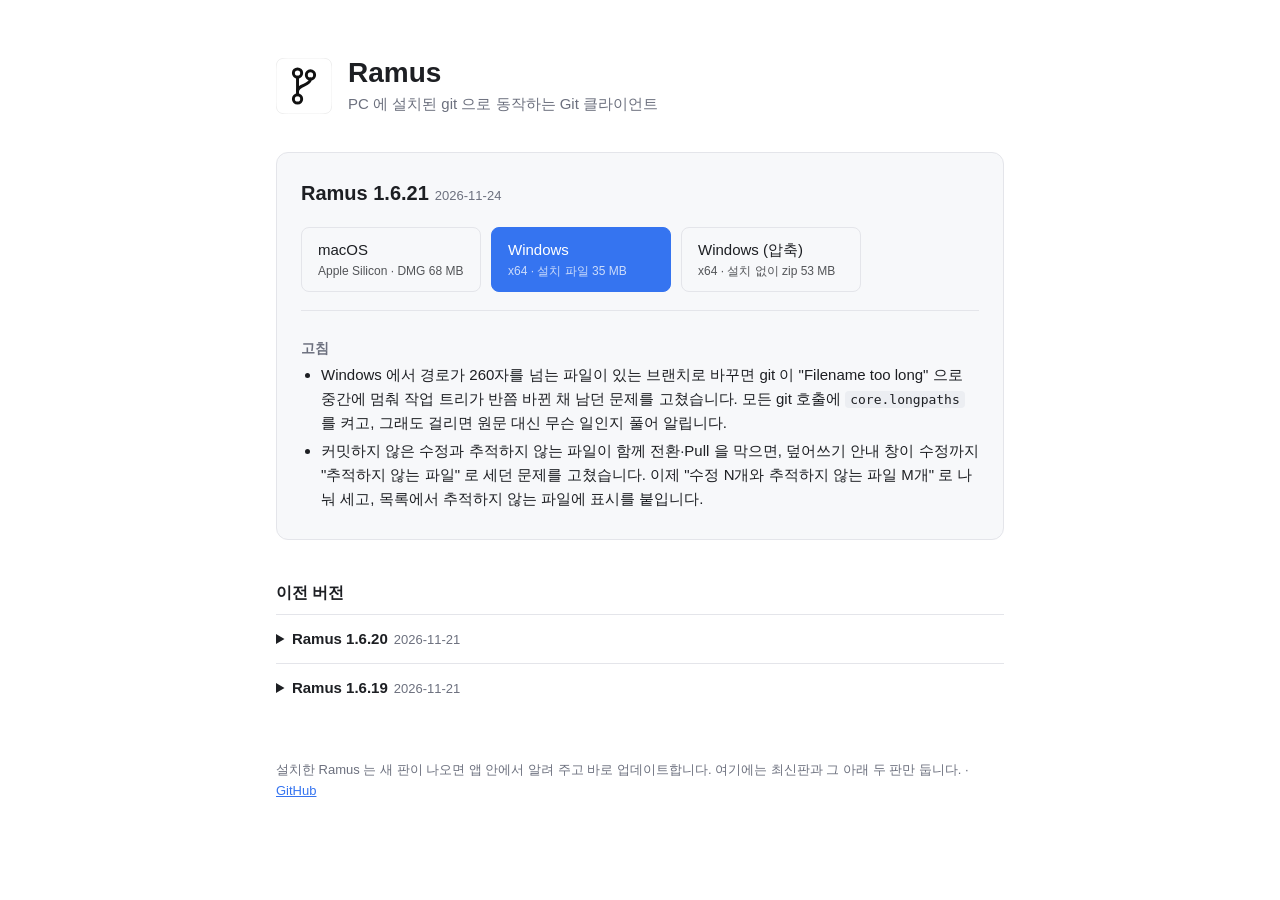
<file: site/index.html>
<!doctype html>
<!-- Ramus 내려받기 페이지. Cloudflare Workers(GitHub 연결, wrangler.jsonc)가 이 폴더를 배포하고, manifest.json 은 릴리스 워크플로가 커밋한다(scripts/update-manifest.mjs).
     페이지는 manifest.json 을 읽어 최신판과 그 아래 두 판을 그린다(설치 파일은 GitHub 릴리스). -->
<html lang="ko">
<head>
<meta charset="utf-8">
<meta name="viewport" content="width=device-width, initial-scale=1">
<title>Ramus 내려받기</title>
<meta name="description" content="Ramus — PC 에 설치된 git 으로 동작하는 Git 클라이언트">
<style>
  :root { --bg: #ffffff; --fg: #1d1f23; --muted: #6c707e; --line: #e4e5ea; --card: #f7f8fa; --accent: #3574f0; --accent-fg: #ffffff; --code: #eceef2; color-scheme: light dark; }
  @media (prefers-color-scheme: dark) { :root { --bg: #191a1c; --fg: #e6e7ea; --muted: #8b8e96; --line: #2c2e33; --card: #212226; --accent: #4c8bf5; --accent-fg: #ffffff; --code: #2b2d31; } }
  * { box-sizing: border-box; }
  body { margin: 0; background: var(--bg); color: var(--fg); font: 15px/1.6 -apple-system, BlinkMacSystemFont, "Segoe UI", "Apple SD Gothic Neo", "Malgun Gothic", sans-serif; }
  main { max-width: 760px; margin: 0 auto; padding: 56px 16px 80px; }
  header { display: flex; align-items: center; gap: 16px; margin-bottom: 36px; }
  header svg { width: 56px; height: 56px; flex: none; }
  h1 { margin: 0; font-size: 28px; line-height: 1.2; }
  .tagline { margin: 2px 0 0; color: var(--muted); }
  .latest { padding: 24px; border: 1px solid var(--line); border-radius: 12px; background: var(--card); }
  .latest h2 { margin: 0 0 4px; font-size: 20px; }
  .date { color: var(--muted); font-size: 13px; font-weight: 400; margin-left: 6px; }
  .buttons { display: flex; flex-wrap: wrap; gap: 10px; margin: 18px 0 6px; }
  .buttons a { display: inline-flex; flex-direction: column; padding: 10px 16px; border-radius: 8px; border: 1px solid var(--line); color: var(--fg); text-decoration: none; min-width: 180px; }
  .buttons a.primary { background: var(--accent); border-color: var(--accent); color: var(--accent-fg); }
  .buttons a small { opacity: 0.75; font-size: 12px; }
  .buttons a:hover { filter: brightness(1.08); }
  .notes { margin-top: 18px; padding-top: 14px; border-top: 1px solid var(--line); }
  .notes h3 { margin: 12px 0 4px; font-size: 14px; color: var(--muted); }
  .notes ul { margin: 4px 0; padding-left: 20px; }
  .notes li + li { margin-top: 4px; }
  code { padding: 1px 5px; border-radius: 4px; background: var(--code); font: 13px ui-monospace, SFMono-Regular, Menlo, Consolas, monospace; }
  a { color: var(--accent); }
  section.older { margin-top: 40px; }
  section.older > h2 { font-size: 16px; margin: 0 0 8px; }
  details { border-top: 1px solid var(--line); padding: 12px 0; }
  details summary { cursor: pointer; font-weight: 600; }
  details .buttons a { min-width: 0; padding: 6px 12px; font-size: 13px; }
  .foot { margin-top: 48px; color: var(--muted); font-size: 13px; }
  .error { color: #e5534b; }
</style>
</head>
<body>
<main>
  <header>
    <svg viewBox="0 0 200 200" aria-hidden="true"><path d="M44 0H156C192 0 200 8 200 44V156C200 192 192 200 156 200H44C8 200 0 192 0 156V44C0 8 8 0 44 0Z" fill="#fff" stroke="rgba(0,0,0,.12)" stroke-width="2"/><g transform="translate(20.8 20.8) scale(3.3)" fill="none" stroke="#111" stroke-width="3.2" stroke-linecap="round"><path d="M17 14.5V33.5"/><path d="M17 30c0-8 14-6 14-13.5"/><circle cx="17" cy="10" r="4.5"/><circle cx="17" cy="38" r="4.5"/><circle cx="31" cy="12" r="4.5"/></g></svg>
    <div>
      <h1>Ramus</h1>
      <p class="tagline">PC 에 설치된 git 으로 동작하는 Git 클라이언트</p>
    </div>
  </header>
  <div id="content"><p class="tagline">불러오는 중…</p></div>
  <p class="foot">설치한 Ramus 는 새 판이 나오면 앱 안에서 알려 주고 바로 업데이트합니다. 여기에는 최신판과 그 아래 두 판만 둡니다.
    · <a href="https://github.com/NK-Studio/Ramus">GitHub</a></p>
</main>
<script>
  const LABELS = {
    'macos-arm64': ['macOS', 'Apple Silicon · DMG'],
    'windows-x64-setup': ['Windows', 'x64 · 설치 파일'],
    'windows-x64-zip': ['Windows (압축)', 'x64 · 설치 없이 zip'],
  };
  const escape = (s) => String(s).replace(/[&<>"']/g, (c) => ({ '&': '&amp;', '<': '&lt;', '>': '&gt;', '"': '&quot;', "'": '&#39;' }[c]));
  // ChangeLog.md 항목만 그리면 된다: ### 제목, - 목록, `코드`, **굵게**, [글](https://…).
  function inline(text) {
    return escape(text)
      .replace(/`([^`]+)`/g, '<code>$1</code>')
      .replace(/\*\*([^*]+)\*\*/g, '<strong>$1</strong>')
      .replace(/\[([^\]]+)\]\((https:\/\/[^)\s]+)\)/g, '<a href="$2">$1</a>');
  }
  function markdown(text) {
    let html = '';
    let list = false;
    for (const line of String(text || '').split('\n')) {
      const item = /^\s*[-*] (.*)$/.exec(line);
      if (item) { if (!list) { html += '<ul>'; list = true; } html += `<li>${inline(item[1])}</li>`; continue; }
      if (list) { html += '</ul>'; list = false; }
      const head = /^#{1,6} (.*)$/.exec(line);
      if (head) html += `<h3>${inline(head[1])}</h3>`;
      else if (line.trim()) html += `<p>${inline(line)}</p>`;
    }
    return list ? `${html}</ul>` : html;
  }
  const megabytes = (n) => (n ? `${(n / 1048576).toFixed(0)} MB` : '');
  function buttons(release, primaryKey) {
    return '<div class="buttons">' + Object.entries(LABELS).filter(([key]) => release.assets?.[key]).map(([key, [name, kind]]) => {
      const asset = release.assets[key];
      return `<a class="${key === primaryKey ? 'primary' : ''}" href="${escape(asset.url)}"><span>${escape(name)}</span><small>${escape(kind)} ${megabytes(asset.size)}</small></a>`;
    }).join('') + '</div>';
  }
  const guess = /Mac/i.test(navigator.platform || navigator.userAgent) ? 'macos-arm64' : 'windows-x64-setup';
  fetch('manifest.json', { cache: 'no-cache' }).then((r) => r.json()).then((m) => {
    const [latest, ...older] = m.releases || [];
    if (!latest) throw new Error('no releases');
    let html = `<section class="latest"><h2>Ramus ${escape(latest.version)}<span class="date">${escape(latest.date || '')}</span></h2>`
      + buttons(latest, guess) + (latest.notes ? `<div class="notes">${markdown(latest.notes)}</div>` : '') + '</section>';
    if (older.length) {
      html += '<section class="older"><h2>이전 버전</h2>' + older.map((r) => `<details><summary>Ramus ${escape(r.version)}<span class="date">${escape(r.date || '')}</span></summary>`
        + buttons(r, null) + (r.notes ? `<div class="notes">${markdown(r.notes)}</div>` : '') + '</details>').join('') + '</section>';
    }
    document.getElementById('content').innerHTML = html;
  }).catch(() => {
    document.getElementById('content').innerHTML = '<p class="error">판 정보를 불러오지 못했습니다. <a href="https://github.com/NK-Studio/Ramus/releases">GitHub 릴리스</a>에서 받아 주세요.</p>';
  });
</script>
</body>
</html>
</file>
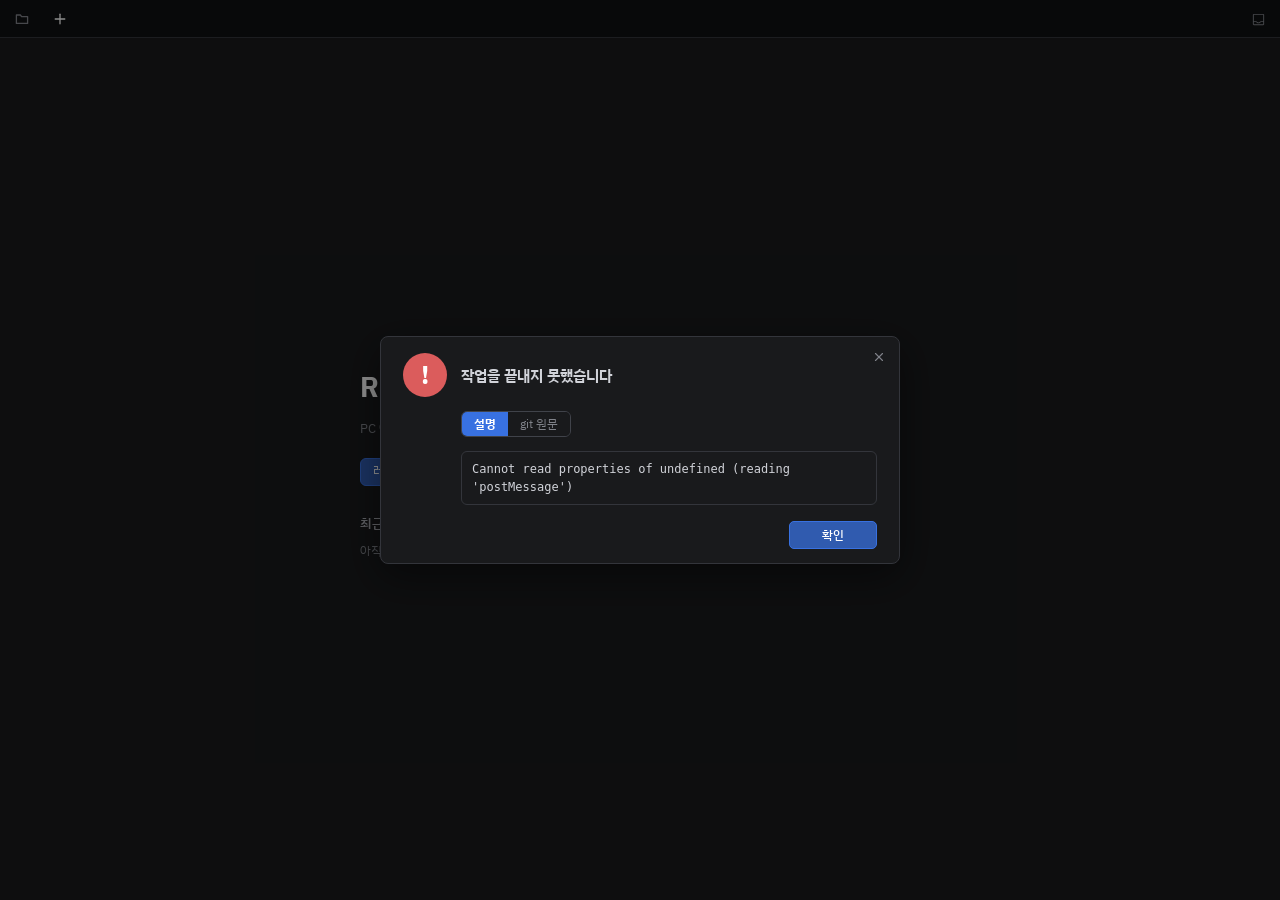
<file: ui/index.html>
<!doctype html>
<html lang="ko" data-theme="dark">
<head>
  <meta charset="utf-8">
  <meta name="viewport" content="width=device-width, initial-scale=1">
  <title>Ramus</title>
  <link rel="stylesheet" href="app.css">
</head>
<body>
  <!-- 앱을 켜는 동안의 스켈레톤: 모듈보다 먼저 돈다. -->
  <!-- Windows: 운영체제 제목 막대 대신 화면이 그리는 메뉴·창 단추 한 줄(titlebar.js). 다른 운영체제에서는 숨긴다. -->
  <header id="titlebar" class="titlebar" hidden></header>
  <script src="boot.js"></script>
  <nav id="tabs" class="tabs"></nav>
  <!-- GitHub 연결 화면: 로그인하지 않았으면 본체 대신 보인다(원본 Layouts/GitHubConnect.uxml). -->
  <section id="connect" class="github-connect" hidden></section>
  <!-- 시작 화면: 레포지토리가 열려 있지 않을 때 -->
  <section id="start" class="start" hidden>
    <div class="start-card">
      <h1>Ramus</h1>
      <p class="muted">PC 에 설치된 git 으로 동작하는 Git 클라이언트</p>
      <div class="notice" id="start-notice" hidden></div>
      <div class="start-actions">
        <button id="start-open" class="btn primary">레포지토리 열기</button>
        <button id="start-clone" class="btn">Clone</button>
        <button id="start-create" class="btn">레포지토리 만들기</button>
        <button id="start-settings" class="btn">설정</button>
      </div>
      <h2>최근 레포지토리</h2>
      <ul id="recent-list" class="recent-list"></ul>
      <p id="recent-empty" class="muted small" hidden>아직 연 레포지토리가 없습니다.</p>
    </div>
  </section>

  <!-- 레포지토리 화면 -->
  <section id="main" class="main" hidden>
    <header class="toolbar" id="toolbar"></header>

    <div class="op-banner" id="op-banner" hidden></div>
    <div class="workspace" id="workspace">
      <nav class="rail" id="rail" hidden></nav>
      <aside class="sidebar" id="sidebar"></aside>
      <div class="splitter" data-split="sidebar"></div>

      <section class="graph-pane">
        <div class="graph-header" id="graph-header"></div>
        <div class="graph-scroll" id="graph-scroll" tabindex="0">
          <div class="graph-sizer" id="graph-sizer">
            <canvas id="graph-canvas"></canvas>
            <div class="graph-rows" id="graph-rows"></div>
          </div>
        </div>
        <div class="graph-search" id="graph-search" hidden></div>
        <div class="graph-empty" id="graph-empty" hidden>아직 커밋이 없습니다. 오른쪽에서 첫 커밋을 만들어 보세요.</div>
        <div class="diff-view" id="diff-view" hidden></div>
        <div class="diff-view merge-view" id="merge-view" hidden></div>
        <div class="diff-view tool-view" id="tool-view" hidden></div>
      </section>

      <div class="splitter" data-split="detail"></div>
      <aside class="detail" id="detail"></aside>
      <div class="skeleton" id="skeleton" hidden></div>
    </div>
    <footer class="footer" id="footer"></footer>
  </section>

  <div id="toasts" class="toasts"></div>
  <div id="busy" class="busy" hidden><div class="spinner"></div><span id="busy-text"></span></div>

  <script type="module" src="app.js"></script>
</body>
</html>
</file>
<file: ui/app.css>
/* ── 글꼴: IBM Plex Sans KR (Regular 400 · Medium 500 · SemiBold 600 · Bold 700). 다른 굵기는 가까운 것으로 그려진다. ── */
@font-face { font-family: "IBM Plex Sans KR"; font-style: normal; font-weight: 400; font-display: block; src: url("fonts/IBMPlexSansKR-Regular.woff2") format("woff2"); }
@font-face { font-family: "IBM Plex Sans KR"; font-style: normal; font-weight: 500; font-display: block; src: url("fonts/IBMPlexSansKR-Medium.woff2") format("woff2"); }
@font-face { font-family: "IBM Plex Sans KR"; font-style: normal; font-weight: 600; font-display: block; src: url("fonts/IBMPlexSansKR-SemiBold.woff2") format("woff2"); }
@font-face { font-family: "IBM Plex Sans KR"; font-style: normal; font-weight: 700; font-display: block; src: url("fonts/IBMPlexSansKR-Bold.woff2") format("woff2"); }

/* 색은 원본 패키지의 Themes/JetBrainsDark.tss·JetBrainsLight.tss 토큰을 그대로 옮겼다. */

:root,
:root[data-theme="dark"] {
  color-scheme: dark;
  --git-bg: #191a1c;
  /* 큰 창(Clone·만들기·설정) — JetBrains 설정 창: 바탕 = 칸 바탕, 드롭다운만 한 단 밝게, 구분선은 바탕보다 한 단. */
  --git-dialog-bg: #191a1c;
  --jobs-track: rgba(255, 255, 255, 0.12);
  --git-dialog-border: #33353b;
  --git-dialog-divider: #25282c;
  --git-combo-bg: #25282c;
  /* 가운데(그래프·목록) 값. 양쪽 패널(사이드바·오른쪽 패널)은 아래 .sidebar·.detail 에서 한 단계 밝게 덮어쓴다(원본과 같다). */
  --git-sidebar-bg: #191a1c;
  --git-toolbar-bg: #191a1c;
  --git-header-bg: #191a1c;
  --git-list-bg: #191a1c;
  --git-text: #d1d3d9;
  --git-text-strong: #ffffff;
  --git-text-muted: #80838a;
  --git-text-secondary: #a8abb2;
  --git-border: #33353b;
  --git-titlebar-bg: #0f1012;
  --git-titlebar-hover: #1d1e21;
  --git-divider: #26282c;
  --git-hover: #26282c;
  --git-pressed: #33353b;
  --git-selected: #2a4371;
  --git-selected-text: #d1d3d9;
  --git-current-row: #303238;
  --git-accent: #3871e1;
  --git-accent-hover: #3366cc;
  --git-accent-fg: #7aa7ff;
  --git-menu-bg: #2b2d30;
  --git-menu-border: #43454a;
  --git-menu-shadow: rgba(0, 0, 0, 0.45);
  --git-success: #5fb865;
  --git-warning: #d6ae58;
  --git-danger: #db5c5c;
  --git-success-soft: rgba(95, 184, 101, 0.24);
  --git-danger-soft: rgba(219, 92, 92, 0.26);
  --git-warning-soft: rgba(214, 174, 88, 0.22);
  --git-badge-bg: #33353b;
  --git-field-bg: #191a1c;
  --git-field-border: #40434a;
  --git-button-bg: #191a1c;
  --git-button-border: #40434a;
  --git-button-hover: #26282c;
  --git-state-modified: #70aeff;
  --git-state-added: #73bd79;
  --git-state-deleted: #db5c5c;
  --git-state-renamed: #6abec2;
  --git-state-untracked: #e88f89;
  --git-state-conflicted: #f75464;
  --git-state-text: #191a1c;
  --git-graph-bg: #191a1c;
  --git-graph-header-bg: #191a1c;
  --git-graph-header-border: #26282c;
  --git-graph-subject: #b0b3ba;
  --git-graph-date: #b4b7bd;
  --git-graph-pill-text: #ffffff;
  --git-graph-pill-tag: #c79a3a;
  --git-scroll-thumb: rgba(255, 255, 255, 0.18);
  --git-scroll-thumb-hover: rgba(255, 255, 255, 0.30);
  --git-diff-bg: #191a1c;
  --git-diff-added-line: #22352a;
  --git-diff-added-change: #33573c;
  --git-diff-removed-line: #4a1d23;
  --git-diff-removed-change: #7d2630;
  --git-diff-hunk: #233042;
  --git-diff-hunk-text: #6f96f0;
  --git-diff-number: #4c4f56;
  --git-diff-text: #bcbec4;
  --git-diff-empty: #202124;
  --git-diff-added-sign: #73bd79;
  --git-diff-removed-sign: #ff5c6c;
  --git-diff-split-border: #26282c;
  --git-count-added: #73bd79;
  --git-count-deleted: #e88f89;
  --git-accent-soft: rgba(56, 113, 225, 0.28);
  --git-menu-hover: #2e436e;
  --git-menu-hover-text: #dfe1e5;
  --git-scroll-thumb-active: rgba(255,255,255,0.42);
  --git-action-icon: #d1d3d9;
  --git-skeleton: rgba(255, 255, 255, 0.16);
  --git-connect-card: #212226;
  --git-connect-card-border: rgba(255, 255, 255, 0.08);
  --git-connect-card-highlight: rgba(255, 255, 255, 0.18);
  --git-connect-code-cell: rgba(255, 255, 255, 0.05);
  --git-row-alt: rgba(0,0,0,0);
  --git-accent-text: #ffffff;
  --git-section-count: #7aa7ff;
  --git-shadow-large: rgba(0,0,0,0.28);
  --git-shadow-small: rgba(0,0,0,0.24);
  --git-success-strong: #5fb865;
  --git-success-strong-pressed: #4f9d55;
  /* 녹색 동작 단추(Stage·승인·서랍 주 단추 등)가 함께 쓰는 호버·누름. 진한 녹색(100%)은 너무 밝게 튀어 75% 로 둔다. */
  --git-success-hover: color-mix(in srgb, var(--git-success) 75%, transparent);
  --git-success-pressed: color-mix(in srgb, var(--git-success) 60%, transparent);
  --git-on-success-hover: #ffffff;
  /* 빨강·파랑 동작 단추도 같은 비율. */
  --git-danger-hover: color-mix(in srgb, var(--git-danger) 75%, transparent);
  --git-danger-pressed: color-mix(in srgb, var(--git-danger) 60%, transparent);
  --git-on-danger-hover: #ffffff;
  --git-accent-tint-hover: color-mix(in srgb, var(--git-accent) 75%, transparent);
  --git-accent-tint-pressed: color-mix(in srgb, var(--git-accent) 60%, transparent);
  --git-on-accent-tint-hover: #ffffff;
  /* 노랑 위에는 흰 글씨의 대비가 낮아(3.0:1) 두 테마 모두 검은 글씨. */
  --git-warning-hover: color-mix(in srgb, var(--git-warning) 75%, transparent);
  --git-warning-pressed: color-mix(in srgb, var(--git-warning) 60%, transparent);
  --git-on-warning-hover: #000000;
  --git-danger-strong: #db5c5c;
  --git-danger-strong-pressed: #c24c4c;
  --git-warning-strong: #d6ae58;
  --git-warning-strong-pressed: #bf9a4a;
  --git-on-strong: #ffffff;
  --git-refs: #3876fd;
  --git-radius: 6px;
  --git-radius-small: 4px;
  --git-graph-lane-bg: #26282c;
  --git-graph-lane-text: #d1d3d9;
  --git-graph-pill-bg: #233558;
  --git-graph-pill-head: #2f6b3a;
  --git-graph-empty: #6a6d74;
  --git-graph-tooltip-bg: #26282c;
  --git-graph-tooltip-text: #d1d3d9;
  --git-graph-tooltip-border: #43454a;
  --git-graph-tooltip-shadow: rgba(0,0,0,0.45);
  --git-graph-selection: #d1d3d9;
  --git-graph-search: #d6ae58;
  --git-graph-head: #5fb865;
  --git-graph-date-band: rgba(255,255,255,0.06);
  --git-graph-shadow: rgba(0,0,0,0.35);
  --git-graph-truncated: rgba(128,131,138,0.5);
  --git-diff-gutter: #191a1c;
  --git-diff-text-selection: rgba(33,66,131,0.95);
  /* 코드 색: JetBrains Rider Dark. 흐름 키워드도 다른 키워드와 같은 파랑이고, 괄호·구두점은 본문 글 색 그대로다. */
  --git-code-keyword: #6c95eb;
  --git-code-control: #6c95eb;
  --git-code-string: #c9a26d;
  --git-code-number: #ed94c0;
  --git-code-comment: #85c46c;
  --git-code-key: #66c3cc;
  --git-code-tag: #6c95eb;
  --git-code-attribute: #66c3cc;
  --git-code-punctuation: var(--git-diff-text);
  --git-code-type: #c191ff;
  --git-code-function: #39cc9b;
  --git-code-bracket-0: var(--git-diff-text);
  --git-code-bracket-1: var(--git-diff-text);
  --git-code-bracket-2: var(--git-diff-text);
  /* 파이썬 코드 색: PyCharm Dark. */
  --git-code-py-keyword: #cf8e6d;
  --git-code-py-self: #cf8e6d;
  --git-code-py-string: #6aab73;
  --git-code-py-escape: #cf8e6d;
  --git-code-py-docstring: #5f826b;
  --git-code-py-number: #2aacb8;
  --git-code-py-comment: #7a7e85;
  --git-code-py-kwarg: #aa4926;
  --git-code-py-function: var(--git-diff-text);
  --git-code-py-decorator: #b3ae60;
  --git-editor-current-line: rgba(255,255,255,0.045);
  --git-editor-indent-guide: rgba(255,255,255,0.09);
  --git-editor-caret: #cecfd2;
  --git-editor-number-current: #a1a3ab;
}

:root[data-theme="light"] {
  color-scheme: light;
  --git-bg: #ffffff;
  --git-dialog-bg: #f7f8fa;
  --jobs-track: rgba(0, 0, 0, 0.08);
  --git-dialog-border: #dfe1e5;
  --git-dialog-divider: #ebecf0;
  --git-combo-bg: #ffffff;
  --git-sidebar-bg: #f7f8fa;
  --git-toolbar-bg: #f7f8fa;
  --git-header-bg: #f7f8fa;
  --git-list-bg: #ffffff;
  --git-text: #000000;
  --git-text-strong: #000000;
  --git-text-muted: #6c707e;
  --git-text-secondary: #4e5260;
  --git-border: #ebecf0;
  --git-titlebar-bg: #e4e6ea;
  --git-titlebar-hover: #eceef1;
  --git-divider: #ebecf0;
  --git-hover: #dfe1e5;
  --git-pressed: #d3d5db;
  --git-selected: #d5e1ff;
  --git-selected-text: #000000;
  --git-current-row: #e9ebef;
  --git-accent: #3574f0;
  --git-accent-hover: #3369d6;
  --git-accent-fg: #1d55b8;
  --git-menu-bg: #ffffff;
  --git-menu-border: #dfe1e5;
  --git-menu-shadow: rgba(0, 0, 0, 0.12);
  --git-success: #208a3c;
  --git-warning: #a46704;
  --git-danger: #db3b4b;
  --git-success-soft: rgba(32, 138, 60, 0.12);
  --git-danger-soft: rgba(219, 59, 75, 0.12);
  --git-warning-soft: rgba(164, 103, 4, 0.12);
  --git-badge-bg: #ebecf0;
  --git-field-bg: #ffffff;
  --git-field-border: #c9ccd6;
  --git-button-bg: #ffffff;
  --git-button-border: #c9ccd6;
  --git-button-hover: #f0f1f3;
  --git-state-modified: #3574f0;
  --git-state-added: #208a3c;
  --git-state-deleted: #db3b4b;
  --git-state-renamed: #078080;
  --git-state-untracked: #db3b4b;
  --git-state-conflicted: #d81b60;
  --git-state-text: #ffffff;
  --git-graph-bg: #ffffff;
  --git-graph-header-bg: #f7f8fa;
  --git-graph-header-border: #ebecf0;
  --git-graph-subject: #494b57;
  --git-graph-date: #6c707e;
  --git-graph-pill-text: #ffffff;
  --git-graph-pill-tag: #a46704;
  --git-scroll-thumb: rgba(0, 0, 0, 0.18);
  --git-scroll-thumb-hover: rgba(0, 0, 0, 0.30);
  --git-diff-bg: #ffffff;
  --git-diff-added-line: #eaf5ea;
  --git-diff-added-change: #bee6c1;
  --git-diff-removed-line: #ffe1e3;
  --git-diff-removed-change: #ffb8bf;
  --git-diff-hunk: #edf3ff;
  --git-diff-hunk-text: #3574f0;
  --git-diff-number: #a8adbd;
  --git-diff-text: #080808;
  --git-diff-empty: #f7f8fa;
  --git-diff-added-sign: #208a3c;
  --git-diff-removed-sign: #db3b4b;
  --git-diff-split-border: #ebecf0;
  --git-count-added: #208a3c;
  --git-count-deleted: #db3b4b;
  --git-accent-soft: rgba(53, 116, 240, 0.12);
  --git-menu-hover: #d5e1ff;
  --git-menu-hover-text: #000000;
  --git-scroll-thumb-active: rgba(0,0,0,0.42);
  --git-action-icon: #5e6270;
  --git-skeleton: rgba(0, 0, 0, 0.13);
  --git-connect-card: #ffffff;
  --git-connect-card-border: rgba(0, 0, 0, 0.08);
  --git-connect-card-highlight: rgba(0, 0, 0, 0.2);
  --git-connect-code-cell: rgba(0, 0, 0, 0.03);
  --git-row-alt: rgba(0,0,0,0);
  --git-accent-text: #ffffff;
  --git-section-count: #1d55b8;
  --git-shadow-large: rgba(0,0,0,0.06);
  --git-shadow-small: rgba(0,0,0,0.08);
  --git-success-strong: #208a3c;
  --git-success-strong-pressed: #1b7533;
  /* 밝은 테마는 75% 녹색 위 흰 글씨의 대비가 낮아(2.9:1) 검은 글씨를 쓴다. 누름은 더 짙게. */
  --git-success-hover: color-mix(in srgb, var(--git-success) 75%, transparent);
  --git-success-pressed: color-mix(in srgb, var(--git-success) 90%, transparent);
  --git-on-success-hover: #000000;
  --git-danger-hover: color-mix(in srgb, var(--git-danger) 75%, transparent);
  --git-danger-pressed: color-mix(in srgb, var(--git-danger) 90%, transparent);
  --git-on-danger-hover: #000000;
  --git-accent-tint-hover: color-mix(in srgb, var(--git-accent) 75%, transparent);
  --git-accent-tint-pressed: color-mix(in srgb, var(--git-accent) 90%, transparent);
  --git-on-accent-tint-hover: #000000;
  --git-warning-hover: color-mix(in srgb, var(--git-warning) 75%, transparent);
  --git-warning-pressed: color-mix(in srgb, var(--git-warning) 90%, transparent);
  --git-on-warning-hover: #000000;
  --git-danger-strong: #db3b4b;
  --git-danger-strong-pressed: #c22f3f;
  --git-warning-strong: #a46704;
  --git-warning-strong-pressed: #8c5803;
  --git-on-strong: #ffffff;
  --git-refs: #2e55a3;
  --git-radius: 6px;
  --git-radius-small: 4px;
  --git-graph-lane-bg: #f2f3f5;
  --git-graph-lane-text: #000000;
  --git-graph-pill-bg: #3574f0;
  --git-graph-pill-head: #208a3c;
  --git-graph-empty: #818594;
  --git-graph-tooltip-bg: #ffffff;
  --git-graph-tooltip-text: #000000;
  --git-graph-tooltip-border: #dfe1e5;
  --git-graph-tooltip-shadow: rgba(0,0,0,0.14);
  --git-graph-selection: #3574f0;
  --git-graph-search: #e5a823;
  --git-graph-head: #208a3c;
  --git-graph-date-band: rgba(0,0,0,0.05);
  --git-graph-shadow: rgba(0,0,0,0.14);
  --git-graph-truncated: rgba(108,112,126,0.5);
  --git-diff-gutter: #ffffff;
  --git-diff-text-selection: rgba(166,210,255,0.9);
  /* 코드 색: JetBrains Rider Light. */
  --git-code-keyword: #0f54d6;
  --git-code-control: #0f54d6;
  --git-code-string: #8c6c41;
  --git-code-number: #a7336a;
  --git-code-comment: #288307;
  --git-code-key: #0091a0;
  --git-code-tag: #0f54d6;
  --git-code-attribute: #0091a0;
  --git-code-punctuation: var(--git-diff-text);
  --git-code-type: #6c32b8;
  --git-code-function: #00855f;
  --git-code-bracket-0: var(--git-diff-text);
  --git-code-bracket-1: var(--git-diff-text);
  --git-code-bracket-2: var(--git-diff-text);
  /* 파이썬 코드 색: PyCharm Light. */
  --git-code-py-keyword: #0033b3;
  --git-code-py-self: #94558d;
  --git-code-py-string: #067d17;
  --git-code-py-escape: #0037a6;
  --git-code-py-docstring: #8c8c8c;
  --git-code-py-number: #1750eb;
  --git-code-py-comment: #8c8c8c;
  --git-code-py-kwarg: #660099;
  --git-code-py-function: #00627a;
  --git-code-py-decorator: #9e880d;
  --git-editor-current-line: rgba(0,0,0,0.045);
  --git-editor-indent-guide: rgba(0,0,0,0.10);
  --git-editor-caret: #000000;
  --git-editor-number-current: #767a8a;
}

/* 다크: 양쪽 사이드 패널(왼쪽 사이드바, 오른쪽 작업 패널)은 가운데보다 한 단계 밝은 바탕. 안쪽 목록·머리 줄·입력 칸도 같은 바탕을 쓰고,
   호버·눌림은 한 단계씩 올린다(원본 JetBrainsDark.tss 의 .git-sidebar·.graph-workspace__side). 라이트는 나누지 않는다. */
:root:not([data-theme="light"]) .sidebar,
:root:not([data-theme="light"]) .detail {
  --git-sidebar-bg: #26282c;
  --git-header-bg: #26282c;
  --git-list-bg: #26282c;
  --git-field-bg: #26282c;
  --git-button-bg: #26282c;
  --git-hover: #33353b;
  --git-button-hover: #33353b;
  --git-pressed: #3c3f45;
  --git-divider: #33353b;
}

:root {
  --radius: 6px;
  --radius-small: 4px;
  /* 기본 글꼴: 앱에 묻은 IBM Plex Sans KR(ui/fonts, SIL OFL 1.1 — ui/fonts/OFL.txt). 못 읽으면 시스템 글꼴. */
  --font: "IBM Plex Sans KR", -apple-system, BlinkMacSystemFont, "Segoe UI", "Malgun Gothic", "Apple SD Gothic Neo", sans-serif;
  --mono: "JetBrains Mono", "SF Mono", Menlo, Consolas, monospace;
  /* 패널 머리 줄(도구 막대) 공통 치수: 높이 · 좌우 안쪽 여백 · 항목 사이 · 줄 안 컨트롤 높이. */
  --bar-h: 32px;
  --bar-pad: 10px;
  --bar-gap: 8px;
  --ctl-h: 22px;
}

* { box-sizing: border-box; }

html, body {
  margin: 0;
  height: 100%;
  overflow: hidden;
  background: var(--git-bg);
  color: var(--git-text);
  font: var(--base-size, 13px)/1.4 var(--font);
  -webkit-font-smoothing: antialiased;
  user-select: none;
  -webkit-user-select: none;
}

[hidden] { display: none !important; }
button { font: inherit; color: inherit; }
input, textarea { font: inherit; user-select: text; -webkit-user-select: text; }
.muted { color: var(--git-text-muted); }
.small { font-size: 11.5px; }
.mono { font-family: var(--mono); font-size: 12px; }
.warning { color: var(--git-warning); background: var(--git-warning-soft); padding: 6px 8px; border-radius: var(--radius-small); }

::-webkit-scrollbar { width: 10px; height: 10px; }
::-webkit-scrollbar-track { background: transparent; }
::-webkit-scrollbar-thumb { background: var(--git-scroll-thumb); border-radius: 5px; border: 2px solid transparent; background-clip: content-box; }
::-webkit-scrollbar-thumb:hover { background-color: var(--git-scroll-thumb-hover); }

/* ── 버튼·입력 ─────────────────────────────────────── */

.btn {
  height: 28px;
  padding: 0 12px;
  border: 1px solid var(--git-button-border);
  border-radius: var(--radius);
  background: var(--git-button-bg);
  cursor: pointer;
  white-space: nowrap;
}
.btn:hover:not(:disabled) { background: var(--git-button-hover); }
.btn:disabled { opacity: 0.45; cursor: default; }
/* 꽉 채운 주 단추: 동작 단추의 호버와 같은 75% 톤으로 채우고, 호버하면 옅은 색을 한 겹 더 얹는다. */
.btn.primary { background: var(--git-accent-tint-hover); border-color: var(--git-accent); color: var(--git-on-accent-tint-hover); }
.btn.primary:hover:not(:disabled) { background: linear-gradient(var(--git-accent-soft), var(--git-accent-soft)), var(--git-accent-tint-hover); border-color: var(--git-accent); }
.btn.primary:active:not(:disabled) { background: var(--git-accent-tint-pressed); border-color: var(--git-accent); }
.btn.small { height: 22px; padding: 0 8px; font-size: 11.5px; border-radius: var(--radius-small); }
.btn.success { color: var(--git-success); border-color: var(--git-success-soft); background: var(--git-success-soft); }
.btn.danger { color: var(--git-danger); border-color: var(--git-danger-soft); background: var(--git-danger-soft); }
.btn.wide { width: 100%; height: 32px; }
.link { border: 0; background: none; color: var(--git-accent-fg); cursor: pointer; padding: 0 4px; }

.field {
  width: 100%;
  padding: 6px 8px;
  border: 1px solid var(--git-field-border);
  border-radius: var(--radius);
  background: var(--git-field-bg);
  color: var(--git-text);
  outline: none;
  resize: vertical;
}
.field:focus { border-color: var(--git-accent); box-shadow: 0 0 0 1px var(--git-accent); }
.check { display: inline-flex; align-items: center; gap: 6px; cursor: pointer; font-size: 12px; }

/* ── 시작 화면 ─────────────────────────────────────── */

.start { height: 100%; display: flex; align-items: center; justify-content: center; }
.start-card { width: 560px; max-width: calc(100% - 32px); }
.start-card h1 { font-size: 28px; margin: 0 0 4px; color: var(--git-text-strong); }
.start-card h2 { font-size: 13px; margin: 28px 0 8px; color: var(--git-text-secondary); font-weight: 600; }
.start-actions { margin-top: 20px; display: flex; gap: 8px; }
.recent-list { list-style: none; margin: 0; padding: 0; border: 1px solid var(--git-border); border-radius: var(--radius); max-height: 420px; overflow: auto; }
.recent-list:empty { display: none; }
.recent-item { display: flex; align-items: center; gap: 10px; padding: 8px 10px; cursor: pointer; border-bottom: 1px solid var(--git-divider); }
.recent-item:last-child { border-bottom: 0; }
.recent-item:hover { background: var(--git-hover); }
.recent-text { flex: 1; min-width: 0; }
.recent-name { font-weight: 600; display: flex; align-items: center; gap: 8px; min-width: 0; }
.recent-name > span:first-child { overflow: hidden; text-overflow: ellipsis; white-space: nowrap; }
/* 폴더가 없는 레포지토리: 이름 옆 뱃지(Unity Hub 의 "프로젝트를 찾을 수 없음"). 누르면 안내 창.
   경고 삼각형은 채운 아이콘이라 글자용 경고색(라이트는 갈색)이 아니라 밝은 호박색을 따로 쓴다. */
:root { --recent-badge-bg: var(--git-pressed); --recent-badge-text: var(--git-text-secondary); --alert-icon: var(--git-warning); }
:root[data-theme="light"] { --recent-badge-bg: #ebecf0; --recent-badge-text: #4e5260; --alert-icon: #f0a30a; }
.recent-badge { flex: none; display: inline-flex; align-items: center; gap: 4px; padding: 1px 6px; border-radius: 4px; background: var(--recent-badge-bg); color: var(--recent-badge-text); font-size: 10.5px; font-weight: 500; line-height: 15px; white-space: nowrap; }
.recent-badge svg { color: var(--alert-icon); }
.recent-item.missing .recent-name > span:first-child, .recent-item.missing .recent-path { opacity: 0.7; }
.missing-repo p { margin: 0 0 10px; word-break: keep-all; }
.missing-repo p:last-child { margin-bottom: 0; }
.missing-repo b { color: var(--git-text); word-break: break-all; }
.recent-path { overflow: hidden; text-overflow: ellipsis; white-space: nowrap; }
/* 줄 오른쪽 ⋮: 늘 보인다. 누르면 Finder 에서 열기·목록에서 제거 메뉴. */
.recent-more { flex: none; display: flex; align-items: center; justify-content: center; width: 26px; height: 26px; padding: 0; border: 0; border-radius: var(--radius-small); background: none; color: var(--git-text-muted); cursor: pointer; }
.recent-more:hover { background: var(--git-pressed); color: var(--git-text); }

/* ── 레포지토리 화면 배치 ───────────────────────────────── */

.main { height: 100%; display: flex; flex-direction: column; }

.workspace { flex: 1; min-height: 0; display: flex; }
.sidebar { width: 240px; flex: none; display: flex; flex-direction: column; min-height: 0; background: var(--git-sidebar-bg); }
.detail { width: 380px; flex: none; overflow: hidden; display: flex; flex-direction: column; background: var(--git-sidebar-bg); }
.splitter { width: 1px; flex: none; background: var(--git-border); cursor: col-resize; position: relative; }
.splitter::after { content: ""; position: absolute; inset: 0 -3px; }

/* ── 커밋 그래프(원본 GitStaging.uss 의 commit-graph) ─────── */

.graph-pane { flex: 1; min-width: 0; display: flex; flex-direction: column; background: var(--git-graph-bg); position: relative; }
/* 그래프 위 요약 줄(원본 GraphWorkspaceView 도구 막대 26px · .view__toolbar-label 10px). */
.graph-summary { height: 26px; flex: none; display: flex; align-items: center; padding: 0 4px; background: var(--git-toolbar-bg); border-bottom: 1px solid var(--git-border); }
.graph-summary-text { margin: 0 6px; min-width: 0; overflow: hidden; text-overflow: ellipsis; white-space: nowrap; font-size: 10px; color: var(--git-text-muted); }
/* 그래프 칸의 diff·병합 화면은 요약 줄 아래를 덮는다(원본은 요약 줄이 diff 위에 남는다). */
.graph-pane:has(> .graph-summary:not([hidden])) > .diff-view:not(.docked) { top: 26px; }
/* 머리 줄(원본 .list-header: JetBrains 24px · 글자 10px · 아래 구분선 --git-border). */
.graph-header { height: 24px; flex: none; display: flex; align-items: stretch; position: relative; background: var(--git-graph-header-bg); border-bottom: 1px solid var(--git-border); font-size: 10px; color: var(--git-text-muted); padding-right: 14px; }
.gh-cell { position: relative; display: flex; align-items: center; padding: 0 6px; min-width: 0; overflow: hidden; white-space: nowrap; cursor: grab; }
.gh-cell.first { padding-left: 20px; }
.gh-cell.gh-refs:not(.first) { padding-left: 13px; }
.gh-cell.icon-only { justify-content: center; padding: 0; }
.gh-cell.source { opacity: 0.35; }
.gh-text { overflow: hidden; text-overflow: ellipsis; }
/* 경계 손잡이: 칸 오른쪽 끝 8px, 경계에 머리 높이 세로선. 마우스를 올리거나 끄는 동안 강조색 2px(원본 .column-resizer). */
.gh-resize { position: absolute; top: 0; bottom: 0; right: 0; width: 8px; cursor: col-resize; z-index: 2; }
.gh-resize::after { content: ""; position: absolute; top: 0; bottom: 0; right: 0; width: 1px; background: var(--git-border); }
.gh-resize:hover::after, .gh-resize.dragging::after { width: 2px; background: var(--git-accent); }
/* 칸 순서 끌기: 잡은 자리 그대로 따라오는 칸 이름 유령과, 머리 줄부터 목록 끝까지 놓일 자리 세로선(원본 .column-reorder__*). */
.gh-ghost { position: absolute; display: flex; align-items: center; padding: 0 4px; overflow: hidden; white-space: nowrap; font-size: 10px; color: var(--git-text-muted); background: var(--git-header-bg); border: 1px solid var(--git-border); opacity: 0.85; box-shadow: 0 2px 6px var(--git-graph-shadow); pointer-events: none; z-index: 6; }
.gh-marker { position: absolute; bottom: 0; width: 2px; background: var(--git-accent); pointer-events: none; z-index: 6; }
.gh-author, .gh-sha, .gh-date { flex: none; padding: 0 0 0 10px; cursor: default; }
body.resizing-col, body.resizing-col * { cursor: col-resize !important; }
body.reordering-col, body.reordering-col * { cursor: grab !important; }

.graph-scroll { flex: 1; overflow: auto; position: relative; outline: none; }
/* 선·원 canvas 가 위아래로 내용 밖까지 뻗어도 스크롤 길이를 늘리지 않게 세로로 자른다. */
.graph-sizer { position: relative; min-height: 100%; overflow-y: clip; }
/* 선·원 canvas 는 줄과 함께 스크롤되는 내용 안에 있다. graph.js 가 보이는 칸 위아래 여유까지 덮도록 top 을 옮겨 다시 그린다 —
   sticky 로 화면에 붙여 두면 빠르게 스크롤할 때 줄만 먼저 움직이고 선·원은 늦게 따라와 어긋났다. Fork 탐색기 목록도 같다. */
.graph-sizer > canvas { position: absolute; top: 0; left: 0; display: block; pointer-events: none; z-index: 1; }
.graph-rows { position: absolute; inset: 0; }
.graph-empty { position: absolute; top: 120px; left: 0; right: 0; text-align: center; color: var(--git-graph-empty); pointer-events: none; }

.grow { position: absolute; left: 0; right: 0; height: 34px; display: flex; align-items: center; padding-right: 4px; cursor: pointer; }
.gc { position: relative; height: 100%; display: flex; align-items: center; min-width: 0; }
.gc-refs { order: var(--gc-refs-o, 0); width: var(--gc-refs-w); flex: none; padding-left: 6px; border-right: 6px solid transparent; overflow: hidden; gap: 0; }
.gc-graph { order: var(--gc-graph-o, 1); width: var(--gc-graph-w); flex: none; }
.gc-message { order: var(--gc-message-o, 2); width: var(--gc-message-w); flex: none; padding-left: 10px; overflow: hidden; gap: 0; }
/* Fork 탐색기의 [작성자][해시][날짜]: 마우스·고른 줄 바탕을 메시지 칸처럼 이 묶음에도 깐다(줄 전체가 한 줄로 보이게, 원본 .commit-graph-row__details). */
.gc-details { order: 9; flex: none; display: flex; align-self: stretch; height: auto; margin: 3px 0; align-items: center; color: var(--git-text-muted); font-size: 12px; }
.gc-details > span { padding: 0 0 0 10px; overflow: hidden; text-overflow: ellipsis; white-space: nowrap; }
.grow:hover .gc-details { background: var(--git-hover); }
.grow.selected .gc-details { background: rgba(59, 130, 196, 0.3); color: var(--git-text); }
.graph-pane.last-refs .gc-refs, .graph-pane.last-graph .gc-graph, .graph-pane.last-message .gc-message { flex: 1 1 0; width: auto; min-width: 40px; }
.graph-pane.refs-first .gc-refs { padding-left: 13px; border-right-width: 13px; }
.graph-pane.message-first .gc-message { padding-left: 20px; }
.grow .subject { position: relative; flex: 1; min-width: 0; overflow: hidden; text-overflow: ellipsis; white-space: nowrap; font-size: 13px; color: var(--git-text); }
.grow.dimmed .subject, .grow.dimmed .gc-refs, .grow.dimmed .gc-details { opacity: 0.3; }

/* 가지 색 띠: 커밋 원 가운데부터 칸 끝까지 옅게, 끝에 3px 막대. 고른 줄은 진하게. */
.band { position: absolute; top: 3px; bottom: 3px; right: 0; border-right: 3px solid transparent; pointer-events: none; }
.graph-pane.graph-last .band { border-right-width: 0; }
.band-glow { position: absolute; inset: 0; display: none; }
.grow.selected .band-glow { display: block; }
/* 메시지 칸 바탕(마우스·고른 줄). 이름표 칸은 칠하지 않는다. */
.msg-hl { position: absolute; left: 0; right: 0; top: 3px; bottom: 3px; display: none; pointer-events: none; }
.grow:hover .msg-hl { display: block; background: var(--git-hover); }
.grow.selected .msg-hl { display: block; background: rgba(59, 130, 196, 0.3); }

/* 작업 중 줄(원본 .commit-graph-wip*): 제목 입력란은 글 길이만큼(80~260, 폭은 graph.js 가 잰다) 늘어나고 칸이 좁아져도 줄지 않는다 —
   뒤의 개수와 함께 칸 경계가 오른쪽부터 가린다. 쓰는 동안에는 칸 안에 맞춰 줄여(개수부터 가린다) 방금 쓴 글자가 보이게 한다. */
.wip-editor { position: relative; flex: none; display: flex; margin-right: 10px; }
.wip-input { flex: none; min-width: 80px; max-width: 260px; height: 24px; padding: 0 8px; border: 1px solid var(--git-border); border-radius: 4px; background: transparent; color: var(--git-text); font-family: inherit; font-size: 13px; outline: none; cursor: text; }
.wip-input::placeholder { color: var(--git-text-muted); }
.wip-input:hover { border-color: var(--git-field-border); background: var(--git-field-bg); }
.wip-input:focus { border-color: var(--git-accent); background: var(--git-field-bg); }
.grow.wip:focus-within .wip-editor { flex: 0 1 auto; min-width: 0; margin-right: 0; }
.grow.wip:focus-within .wip-input { flex: 0 1 auto; min-width: 0; padding: 0 4px; }
.grow.wip:focus-within .wip-slot { flex-shrink: 1000; min-width: 0; overflow: hidden; }
.wip-slot { position: relative; display: flex; flex: none; }
.wip-counts { display: flex; align-items: center; }
.wip-count { display: flex; align-items: center; margin-right: 12px; font-size: 13px; color: var(--git-text); }
.wip-icon { width: 14px; height: 14px; margin-right: 4px; flex: none; }
.wip-icon-modified { background: url(icons/Modified.png) center / contain no-repeat; }
.wip-icon-added { background: var(--git-count-added); -webkit-mask: url(icons/Added.png) center / contain no-repeat; mask: url(icons/Added.png) center / contain no-repeat; }
.wip-icon-deleted { background: var(--git-count-deleted); -webkit-mask: url(icons/Deleted.png) center / contain no-repeat; mask: url(icons/Deleted.png) center / contain no-repeat; }
.wip-warning { display: none; position: relative; margin-right: 8px; color: #fff; }
.grow.wip .subject { display: none; }
.grow.wip-conflict .wip-editor, .grow.wip-conflict .wip-slot { display: none; }
.grow.wip-conflict .wip-warning { display: flex; }
.grow.wip-conflict .subject { display: block; color: #fff; font-weight: 700; }
.grow.wip-conflict .msg-hl { display: block !important; background: rgba(224, 160, 48, 0.55) !important; }

/* 이름표: [✓][이름][노트북·구름·태그], 테두리 없이 가지 색으로 채움 */
.ref-pill { flex: 0 1 auto; display: flex; align-items: center; min-width: 28px; height: 22px; padding: 0 8px 0 5px; border: 1px solid transparent; border-radius: 4px; overflow: hidden; font-size: 12px; color: var(--git-text); white-space: nowrap; cursor: pointer; }
.ref-pill .ico { flex: none; }
.ref-name { flex: 0 1 auto; min-width: 0; overflow: hidden; text-overflow: ellipsis; }
.ref-gap { flex: 0 1 5px; width: 5px; min-width: 0; }
.ref-current { color: var(--git-accent-text); font-weight: 700; padding-left: 4px; }
.ref-current .ref-gap { display: none; }
.ref-check { width: 18px; height: 18px; }
.ref-laptop { flex: none; width: 16px; height: 16px; background: var(--git-text); -webkit-mask: url(icons/LaptopMac.png) center / contain no-repeat; mask: url(icons/LaptopMac.png) center / contain no-repeat; }
.ref-current .ref-laptop { margin-left: 5px; background: var(--git-accent-text); }
.ref-pill.synced .ref-cloud { margin-left: 5px; }
.ref-tag { background: rgba(229, 192, 123, 0.3); }
.ref-tag:hover { background: rgba(229, 192, 123, 0.5); }
.ref-more { flex: none; height: 22px; margin-left: 6px; padding: 0 5px; border-radius: 4px; display: flex; align-items: center; font-size: 12px; color: var(--git-text); }
.ref-more.covered { visibility: hidden; }
.graph-pane.refs-centered .gc-refs .ref-name, .graph-pane.refs-centered .gc-refs .ref-gap, .graph-pane.refs-centered .gc-refs .ref-current .ref-laptop, .graph-pane.refs-centered .gc-refs .synced .ref-cloud { display: none; }
.graph-pane.refs-centered .ref-more { visibility: hidden; }
.refs-popup { position: absolute; z-index: 4; display: flex; flex-direction: column; align-items: stretch; border-radius: 4px; background: var(--git-list-bg); box-shadow: 0 4px 12px var(--git-graph-shadow); }
.refs-popup .ref-pill { flex: none; height: 21px; border-radius: 0; border-top-width: 0; }
.refs-popup .ref-pill.stack-first { height: 22px; border-top-width: 1px; border-top-left-radius: 4px; border-top-right-radius: 4px; }
.refs-popup .ref-pill.stack-last { border-bottom-left-radius: 4px; border-bottom-right-radius: 4px; }
.refs-popup .ref-name { flex-shrink: 0; overflow: visible; }
.branch-input { position: absolute; z-index: 4; height: 24px; padding: 0 8px; font-size: 12px; border-radius: 3px; border-color: var(--git-accent); }
.branch-input.invalid { border-color: var(--git-danger); box-shadow: 0 0 0 1px var(--git-danger); }

/* ── 오른쪽 패널: 스테이징(원본 StagingLists·FileRow·CommitBox) ── */

.detail { min-width: 0; }

/* GitKraken 작업 패널 머리 줄(원본 graph-workspace__panel-header): 왼쪽 휴지통(모든 변경 버리기), 줄 가운데 제목. */
.wip-header { flex: none; display: flex; align-items: center; height: var(--bar-h); padding: 0 var(--bar-pad); border-bottom: 1px solid var(--git-border); }
.wip-title { flex: 1 1 auto; min-width: 0; margin-right: 24px; padding: 0 6px; overflow: hidden; text-overflow: ellipsis; white-space: nowrap; text-align: center; font-weight: 700; color: var(--git-text); }
.wip-header.merging .wip-warning { margin-left: auto; margin-right: 6px; display: flex; color: var(--git-warning); }
.wip-header.merging .wip-title { flex: 0 1 auto; margin: 0 auto 0 0; padding-right: 30px; }
.wip-discard { flex: none; width: 22px; height: 22px; padding: 0; display: flex; align-items: center; justify-content: center; border: 1px solid var(--git-danger); border-radius: var(--git-radius); background: var(--git-danger-soft); color: var(--git-text); cursor: pointer; }
.wip-discard:hover:not(:disabled) { background: var(--git-danger-hover); border-color: var(--git-danger); color: var(--git-on-danger-hover); }
.wip-discard:active:not(:disabled) { background: var(--git-danger-pressed); border-color: var(--git-danger); color: var(--git-on-danger-hover); }
.wip-discard:disabled { border-color: var(--git-border); opacity: 0.5; cursor: default; }
.wip-merge-info { flex: none; display: flex; flex-wrap: wrap; align-items: center; justify-content: center; padding: 6px 8px; }
.merge-ref { padding: 1px 6px; margin: 1px 0; border-radius: 3px; font-weight: 700; color: var(--git-on-strong); overflow: hidden; text-overflow: ellipsis; white-space: nowrap; }
.merge-ref.incoming { background: #2f5fa8; }
.merge-ref.target { background: #1f7a74; }
.merge-text { margin: 0 6px; color: var(--git-text-secondary); }

/* 경로/트리 전환(원본 view-mode-switch): 테두리로 묶은 두 칸, 고른 칸을 칠한다. large 는 스테이징 맨 위 줄. */
.view-switch { flex: none; display: flex; border: 1px solid var(--git-field-border); border-radius: var(--git-radius); overflow: hidden; margin-left: 4px; }
.view-switch button { display: inline-flex; align-items: center; height: 18px; margin: 0; padding: 0 8px; border: 0; border-radius: 0; background: transparent; color: var(--git-text-muted); cursor: pointer; }
.view-switch button + button { border-left: 1px solid var(--git-field-border); }
.view-switch button:hover { background: var(--git-hover); }
.view-switch button.on, .view-switch button.on:hover { background: var(--git-selected); color: var(--git-selected-text); }
.view-switch svg { width: 13px; height: 13px; margin-right: 5px; }
.view-switch .seg-text { font-size: 11px; }
.view-switch button.on .seg-text { font-weight: 700; }
.view-switch.large button { height: 20px; padding: 0 10px; }
.view-switch.large .seg-text { font-size: 12px; }

/* 경로/트리를 가운데 두는 맨 위 줄(원본 staging__toolbar). Fork 배치는 왼쪽 끝에 돋보기. */
.staging-toolbar { position: relative; flex: none; display: flex; align-items: center; justify-content: center; height: 32px; border-bottom: 1px solid var(--git-border); }
.staging-filter-btn { position: absolute; left: 6px; width: 24px; height: 24px; padding: 0; display: flex; align-items: center; justify-content: center; border: 0; border-radius: var(--git-radius); background: transparent; color: var(--git-text-muted); cursor: pointer; }
.staging-filter-btn:hover { background: var(--git-hover); color: var(--git-text); }
.staging-filter-btn.on { color: var(--git-accent); }
.staging-filter-row { flex: none; height: 38px; padding: 6px 8px; overflow: hidden; border-bottom: 1px solid var(--git-border); }
.staging-filter-row.opening { animation: filter-open 180ms cubic-bezier(0.33, 1, 0.68, 1); }
@keyframes filter-open { from { height: 0; padding-top: 0; padding-bottom: 0; opacity: 0; } }
.staging-filter { display: flex; align-items: center; gap: 4px; height: 26px; padding: 0 6px; border: 1px solid var(--git-field-border); border-radius: 5px; background: var(--git-field-bg); color: var(--git-text-muted); }
.staging-filter:focus-within { border-color: var(--git-accent); }
.filter-input { flex: 1; min-width: 0; border: 0; outline: none; background: transparent; color: var(--git-text); font-size: 12px; }

/* Unstaged(위)·Staged(아래). 경계를 끌어 Staged 높이를 바꾼다(첫 높이 200px). */
.staging-lists { flex: 1; min-height: 0; display: flex; flex-direction: column; }
.stage-section { min-height: 60px; display: flex; flex-direction: column; }
.stage-section.unstaged { flex: 1 1 0; }
.stage-section.staged { flex: none; }
.stage-split { flex: none; height: 1px; background: var(--git-border); cursor: row-resize; position: relative; }
.stage-split::after { content: ""; position: absolute; inset: -3px 0; }
.list-host { flex: 1; min-height: 0; display: flex; flex-direction: column; }
.stage-header { flex: none; display: flex; align-items: center; height: var(--bar-h); padding: 0 var(--bar-pad); background: var(--git-header-bg); border-bottom: 1px solid var(--git-border); }
.stage-title { flex: 1; min-width: 0; padding: 0 4px; overflow: hidden; text-overflow: ellipsis; white-space: nowrap; font-weight: 700; font-size: 12px; color: var(--git-text); }

/* 머리 줄 버튼(원본 staging__button): Stage 는 초록·Unstage 는 빨강 테두리에 옅은 바탕, 올리면 꽉 채운다. Fork 배치는 무채색. */
.staging-btn { flex: none; height: 22px; margin-left: 6px; padding: 0 12px; border: 1px solid var(--git-field-border); border-radius: var(--git-radius); background: transparent; color: var(--git-text); font-size: 12px; cursor: pointer; white-space: nowrap; }
.staging-btn.stage { border-color: var(--git-success); background: var(--git-success-soft); }
.staging-btn.stage:hover:not(:disabled) { background: var(--git-success-hover); border-color: var(--git-success); color: var(--git-on-success-hover); }
.staging-btn.stage:active:not(:disabled) { background: var(--git-success-pressed); border-color: var(--git-success); color: var(--git-on-success-hover); }
.staging-btn.unstage { border-color: var(--git-danger); background: var(--git-danger-soft); }
.staging-btn.unstage:hover:not(:disabled) { background: var(--git-danger-hover); border-color: var(--git-danger); color: var(--git-on-danger-hover); }
.staging-btn.unstage:active:not(:disabled) { background: var(--git-danger-pressed); border-color: var(--git-danger); color: var(--git-on-danger-hover); }
.staging-btn.resolve { border-color: var(--git-warning); background: var(--git-warning-soft); }
.staging-btn.resolve:hover:not(:disabled) { background: var(--git-warning-hover); border-color: var(--git-warning); color: var(--git-on-warning-hover); }
.staging-btn.resolve:active:not(:disabled) { background: var(--git-warning-pressed); border-color: var(--git-warning); color: var(--git-on-warning-hover); }
.staging-btn:disabled { opacity: 0.5; cursor: default; }
.staging-btn.fork-head { padding: 0 10px; border-color: var(--git-field-border); background: transparent; }
.staging-btn.fork-head:hover:not(:disabled) { background: var(--git-hover); border-color: var(--git-field-border); color: var(--git-text); }
.staging-btn.fork-head:active:not(:disabled) { background: var(--git-pressed); }
body:not(.shift-held) .staging-btn.fork-head.no-pick, body.shift-held .staging-btn.fork-head.empty { opacity: 0.5; pointer-events: none; }
body[data-layout="fork"] .staging-btn.resolve { border-color: var(--git-button-border); background: var(--git-pressed); }
/* git 작업이 도는 동안(원본 Runner.IsBusy) 머리 줄·줄 버튼·커밋 버튼을 끈다. */
body.git-busy .staging-btn, body.git-busy .row-action, body.git-busy .commit-btn, body.git-busy .commit-push, body.git-busy .commit-link, body.git-busy .wip-discard, body.git-busy .hunk-btn, body.git-busy .gut-btn, body.git-busy .diff-actions button { opacity: 0.45; pointer-events: none; }

/* 파일 목록·줄(원본 FileRow.uxml·GitRows.uss): 20px, 줄 안쪽 왼쪽 4px·오른쪽 8px. */
.file-list { flex: 1; min-height: 0; overflow: auto; outline: none; background: var(--git-list-bg); }
/* 보이는 줄만 그린다: 전체 높이만 잡는 칸 안에, 그려 둔 줄 묶음을 제자리로 내려 둔다(files.js fileList). */
.file-list-space { position: relative; min-width: 100%; }
.file-list-rows { position: absolute; top: 0; left: 0; right: 0; }
.file-browser { flex: 1; min-height: 0; display: flex; flex-direction: column; }
.file-tree-toolbar { flex: none; display: flex; align-items: center; height: 26px; padding: 0 4px; background: var(--git-list-bg); border-bottom: 1px solid var(--git-divider); }
.expand-toggle { height: 20px; padding: 0 6px; border: 0; border-radius: var(--git-radius); background: transparent; color: var(--git-text-muted); font-size: 11px; cursor: pointer; }
.expand-toggle:hover { background: var(--git-hover); color: var(--git-text); }
.empty { padding: 8px 12px; }
.file-row { position: relative; display: flex; align-items: center; height: 20px; padding: 0 8px 0 4px; white-space: nowrap; cursor: default; }
.file-row:hover { background: var(--git-hover); }
.file-row.selected, .file-row.active { background: var(--git-selected); color: var(--git-selected-text); }
.file-row.folder .file-name { font-weight: 700; }
.file-row .side-chev { flex: none; display: flex; width: 16px; justify-content: center; color: var(--git-text-muted); }
.folder-icon { flex: none; margin-right: 3px; color: var(--git-text-muted); }
/* 접힌 폴더 이름 옆 상태별 수(원본 .file-row__summary): 이름과 10px, 그림과 수 사이 4px, 묶음 사이 10px, 수는 진한 글자·중간 굵기.
   폴더 이름은 글자 길이만큼만 차지해 수가 이름 바로 옆에 붙는다. */
.file-row.folder .file-name { flex: 0 1 auto; }
.file-summary { flex: none; display: flex; align-items: center; height: 100%; padding-left: 10px; }
.file-summary > .state-icon { margin: 0 4px 0 0; }
.file-summary-count { margin-right: 10px; color: var(--git-text-strong); font-size: 12px; font-weight: 500; }
.file-badges { flex: none; display: flex; align-items: center; }
.state-icon { width: 12px; height: 12px; margin: 0 4px 0 1px; flex: none; display: flex; align-items: center; justify-content: center; }
.st-modified { background: url(icons/Modified.png) center / contain no-repeat; }
.st-added, .st-untracked { background: var(--git-state-added); -webkit-mask: url(icons/Added.png) center / contain no-repeat; mask: url(icons/Added.png) center / contain no-repeat; }
.st-deleted { background: var(--git-state-deleted); -webkit-mask: url(icons/Deleted.png) center / contain no-repeat; mask: url(icons/Deleted.png) center / contain no-repeat; }
/* 이름 변경·충돌: 원본이 쓰는 UVCS 오버레이 그림(16px, 그림은 가운데 약 10px). 어두운 테마는 d_ 판. */
.st-renamed, .st-conflicted { width: 16px; height: 16px; margin: 0 3px 0 -1px; background: center / contain no-repeat; }
.st-renamed { background-image: url(icons/status/moved.png); }
.st-conflicted { background-image: url(icons/status/conflicted.png); }
:root:not([data-theme="light"]) .st-renamed { background-image: url(icons/status/d_moved.png); }
:root:not([data-theme="light"]) .st-conflicted { background-image: url(icons/status/d_conflicted.png); }
.file-kind { display: flex; flex: none; margin-right: 3px; color: var(--git-text-muted); }
.fk-image { color: #b885ff; }
.fk-code { color: #599eff; }
.fk-data { color: #f2cc4d; }
.fk-text { color: var(--git-text-secondary); }
.fk-asset { color: #4dcccc; }
.fk-media { color: #ff73a6; }
.fk-binary { color: #ff9e40; }
.file-name { flex: 1 1 auto; min-width: 0; overflow: hidden; text-overflow: ellipsis; color: var(--git-text); }
.file-row.selected .file-name, .file-row.active .file-name { color: var(--git-selected-text); }
.file-dir { flex: 1 1 0; min-width: 0; overflow: hidden; text-overflow: ellipsis; color: var(--git-text-muted); font-size: 11.5px; direction: rtl; text-align: left; }
.file-orig { flex: 0 2 auto; min-width: 0; margin-left: 8px; overflow: hidden; text-overflow: ellipsis; color: var(--git-text-muted); font-size: 10px; }
.file-note { flex: none; padding-left: 8px; color: var(--git-warning); font-size: 10px; font-weight: 700; }
/* 줄에 마우스를 올리면 오른쪽에 나오는 버튼(원본 file-row__action): 평소엔 자리도 차지하지 않는다. 옅은 바탕 + 상태 색 테두리, 올리면 꽉 채운다. */
.row-action { display: none; flex: none; height: 18px; margin: 0 2px 0 6px; padding: 0 8px; border: 1px solid transparent; border-radius: 3px; color: var(--git-text); font-size: 11px; font-weight: 700; cursor: pointer; }
.file-row:hover .row-action { display: inline-flex; align-items: center; }
/* 숨기기(눈): 줄 맨 왼쪽의 고정 칸. 마우스를 올린 줄에만 보이고, 숨긴 줄(흐리게 보이는 중)은 꺼진 눈이 늘 보인다. 줄은 들여쓰기 앞에 이 칸만큼 비워 둔다. */
.row-eye { position: absolute; left: 2px; top: 2px; display: none; align-items: center; justify-content: center; width: 16px; height: 16px; padding: 0; border: 0; border-radius: 3px; background: transparent; color: var(--git-text-muted); cursor: pointer; }
.file-row:hover .row-eye, .file-row.is-hidden .row-eye { display: flex; }
.row-eye:hover { background: var(--git-pressed); color: var(--git-text); }
.file-row.selected .row-eye, .file-row.active .row-eye { color: var(--git-selected-text); }
.file-row.is-hidden > :not(.row-eye):not(.row-action) { opacity: 0.45; }
/* 목록 머리 줄의 "숨김 n" 과, 숨긴 줄을 보이는 동안 목록 위에 뜨는 안내 줄. */
.hidden-chip { flex: none; display: inline-flex; align-items: center; gap: 4px; height: 20px; padding: 0 6px; border: 0; border-radius: var(--git-radius); background: transparent; color: var(--git-text-muted); font-size: 11px; white-space: nowrap; cursor: pointer; }
.hidden-chip:hover, .hidden-chip.on { background: var(--git-hover); color: var(--git-text); }
.hidden-banner { flex: none; display: flex; align-items: center; height: 26px; padding: 0 4px 0 8px; background: var(--git-list-bg); border-bottom: 1px solid var(--git-divider); color: var(--git-text-muted); font-size: 11px; }
.hidden-banner-text { flex: 1; min-width: 0; overflow: hidden; text-overflow: ellipsis; white-space: nowrap; }
.row-action.stage, .row-action.success { background: var(--git-success-soft); border-color: var(--git-success); }
.row-action.stage:hover, .row-action.success:hover { background: var(--git-success-hover); border-color: var(--git-success); color: var(--git-on-success-hover); }
.row-action.unstage, .row-action.danger { background: var(--git-danger-soft); border-color: var(--git-danger); }
.row-action.unstage:hover, .row-action.danger:hover { background: var(--git-danger-hover); border-color: var(--git-danger); color: var(--git-on-danger-hover); }
.row-action.resolve { background: var(--git-warning-soft); border-color: var(--git-warning); }
.row-action.resolve:hover { background: var(--git-warning-hover); border-color: var(--git-warning); color: var(--git-on-warning-hover); }
.btn.warning { color: var(--git-warning); border-color: var(--git-warning); background: var(--git-warning-soft); }
.btn.warning:hover:not(:disabled) { background: var(--git-warning-hover); color: var(--git-on-warning-hover); }
.btn.success:hover:not(:disabled) { background: var(--git-success-hover); color: var(--git-on-success-hover); }
.btn.danger:hover:not(:disabled) { background: var(--git-danger-hover); color: var(--git-on-danger-hover); }

/* 커밋 상자(원본 CommitBox.uxml·GitStaging.uss commit-box): 제목 → 설명 → 작성자 경고 → 아래 한 줄. */
.commit-box { flex: none; display: flex; flex-direction: column; padding: 6px; border-top: 1px solid var(--git-border); background: var(--git-header-bg); }
.commit-box > #commit-summary { margin: 0 0 4px; }
.commit-box > #commit-description { margin: 0; min-height: 64px; max-height: 160px; resize: vertical; }
.author-notice { display: flex; align-items: center; margin: 4px; padding: 6px 8px; border-radius: var(--git-radius); border-left: 3px solid var(--git-warning); background: var(--git-header-bg); color: var(--git-text); }
/* 칸이 좁으면 한 줄 그대로 줄인다 — 먼저 Amend 글자가 말줄임으로 줄고, 그래도 모자라면 두 버튼이 함께 줄며 글자를 말줄임한다. */
.commit-footer { display: flex; align-items: center; margin-top: 6px; min-width: 0; }
.commit-amend { flex: 0 1000 auto; min-width: 20px; display: flex; align-items: center; gap: 4px; overflow: hidden; white-space: nowrap; cursor: pointer; }
.commit-amend span { min-width: 0; overflow: hidden; text-overflow: ellipsis; }
.commit-link { flex: none; height: 26px; margin: 0 4px 0 0; padding: 0 8px; border: 0; border-radius: var(--git-radius); background: transparent; color: var(--git-text-muted); font-size: 12px; cursor: pointer; }
.commit-link:hover:not(:disabled) { color: var(--git-text); background: var(--git-hover); }
.commit-link.danger, .commit-link.danger:hover { color: var(--git-danger); }
.commit-link:disabled { opacity: 0.45; }
.commit-btn, .commit-push { flex: 0 1 auto; height: 26px; min-width: 56px; margin-left: 6px; padding: 0 12px; overflow: hidden; white-space: nowrap; text-overflow: ellipsis; border: 1px solid var(--git-button-border); border-radius: var(--git-radius); background: var(--git-button-bg); color: var(--git-text); cursor: pointer; }
.commit-push:hover:not(:disabled) { background: var(--git-button-hover); }
.commit-btn { border-color: var(--git-accent); background: var(--git-accent-soft); }
.commit-btn:hover:not(:disabled) { background: var(--git-accent); color: var(--git-accent-text); }
.commit-btn:active:not(:disabled) { background: var(--git-accent-tint-pressed); border-color: var(--git-accent); color: var(--git-on-accent-tint-hover); }
.commit-btn:disabled { background: var(--git-button-bg); border-color: var(--git-button-border); color: var(--git-text-muted); cursor: default; }
.commit-push:disabled { opacity: 0.45; cursor: default; }

/* ── 오른쪽 패널: 커밋 정보(원본 GraphCommitDetail.uxml·GitStaging.uss graph-detail) ─────── */

.commit-detail { flex: 1; min-height: 0; display: flex; flex-direction: column; }
.cd-header { flex: none; display: flex; align-items: center; justify-content: center; height: 28px; border-bottom: 1px solid var(--git-border); }
.cd-label { margin-right: 4px; color: var(--git-text-muted); }
.cd-hash { padding: 0; border: 0; background: none; font-weight: 700; color: var(--git-text); cursor: pointer; }
.cd-hash:hover { color: var(--git-accent-fg); }
/* 파일 목록만 스크롤한다. */
.cd-body { flex: 1; min-height: 0; display: flex; flex-direction: column; padding: 8px 10px 4px; }
.cd-title { flex: none; margin-bottom: 6px; font-weight: 600; }
.cd-card { flex: none; box-sizing: border-box; overflow: auto; padding: 8px 10px; border: 1px solid var(--git-border); border-radius: var(--git-radius); background: var(--git-field-bg); user-select: text; -webkit-user-select: text; }
/* 메시지 칸 아래 손잡이(가운데 짧은 막대). 끌면 칸 높이가 바뀐다. */
.cd-grip { flex: none; height: 12px; display: flex; align-items: center; justify-content: center; cursor: row-resize; touch-action: none; }
.cd-grip::after { content: ''; width: 44px; height: 4px; border-radius: 2px; background: var(--git-border); transition: background-color 120ms; }
.cd-grip:hover::after, .cd-grip.dragging::after { background: var(--git-text-muted); }
.cd-grip + .cd-meta { margin-top: 2px; }
.cd-subject { margin-bottom: 6px; font-size: 15px; color: var(--git-text); white-space: pre-wrap; word-break: break-word; }
.cd-message { color: var(--git-text); white-space: pre-wrap; word-break: break-word; }
.cd-meta { flex: none; display: flex; align-items: center; margin-top: 10px; }
.cd-avatar { width: 36px; height: 36px; flex: none; margin-right: 8px; border-radius: 18px; display: grid; place-items: center; overflow: hidden; color: #fff; font-weight: 700; }
.cd-avatar img, .cd-coauthor-avatar img, .cd-avatar canvas, .cd-coauthor-avatar canvas { width: 100%; height: 100%; object-fit: cover; }
.cd-author-block { flex: 1 1 auto; min-width: 0; }
.cd-author { font-size: 13px; color: var(--git-text); overflow: hidden; text-overflow: ellipsis; white-space: nowrap; }
.cd-authored { color: var(--git-text-muted); overflow: hidden; text-overflow: ellipsis; white-space: nowrap; }
.cd-parents { flex: none; align-self: flex-start; display: flex; align-items: center; margin-left: 8px; }
.cd-parent-label { margin-right: 2px; color: var(--git-text-muted); }
.cd-parent { padding: 0 0 0 2px; border: 0; background: none; color: var(--git-text); cursor: pointer; }
.cd-parent:hover { color: var(--git-accent-fg); }
.cd-coauthors { flex: none; display: flex; flex-wrap: wrap; align-items: center; margin-top: 8px; }
.cd-coauthors-label { margin-right: 6px; color: var(--git-text-muted); }
.cd-coauthor { display: inline-flex; align-items: center; margin-right: 8px; color: var(--git-text); }
.cd-coauthor-avatar { width: 20px; height: 20px; flex: none; margin-right: 4px; border-radius: 4px; display: grid; place-items: center; overflow: hidden; color: #fff; font-size: 9px; font-weight: 700; }
/* 파일 칸 머리: 늘 같은 두 줄. 위 = 바뀜 요약(한 줄 고정, 넘치면 가린다), 아래 = 보기 전환(오른쪽). 줄마다 높이를 정해 두어 내용과 상관없이 같은 자리다. */
.cd-files-head { flex: none; display: flex; flex-direction: column; margin-top: 14px; border-bottom: 1px solid var(--git-border); }
.cd-summary { flex: none; height: 32px; min-width: 0; display: flex; align-items: center; flex-wrap: nowrap; overflow: hidden; white-space: nowrap; }
.cd-files-tools { flex: none; height: 36px; display: flex; align-items: center; justify-content: flex-end; padding-bottom: 6px; }
.cd-count { flex: none; display: inline-flex; align-items: center; gap: 5px; margin-right: 14px; color: var(--git-text); }
.cd-count-sign { color: var(--git-text-muted); }
.cd-count > .state-icon { margin: 0; }
.cd-files { flex: 1; min-height: 0; display: flex; flex-direction: column; }
.sk-gap { height: 10px; }

/* ── 알림·작업 중 ───────────────────────────────────── */

/* 알림·진행 카드는 창 아래 가운데에 쌓인다(새 것이 아래). 아래에서 위로 올라오며 나타나고, 사라질 때는 아래로 가라앉는다. */
.toasts { position: fixed; left: 50%; bottom: 24px; transform: translateX(-50%); display: flex; flex-direction: column; align-items: center; gap: 8px; z-index: 10; width: max-content; max-width: min(520px, calc(100% - 32px)); pointer-events: none; }
.toasts > * { pointer-events: auto; }
.toast { position: relative; display: flex; align-items: flex-start; gap: 10px; box-sizing: border-box; min-width: 260px; max-width: 100%; padding: 12px 36px 12px 14px; border-radius: 10px; background: var(--git-menu-bg); border: 1px solid var(--git-menu-border); box-shadow: 0 10px 30px var(--git-menu-shadow), 0 1px 3px var(--git-menu-shadow); color: var(--git-text); font-size: 13px; line-height: 1.45; user-select: text; -webkit-user-select: text; animation: toast-in 240ms cubic-bezier(0.2, 0.8, 0.2, 1); }
/* 종류 아이콘(JetBrains 풍선 알림처럼 테두리 색 대신 아이콘 색으로 종류를 알린다). 첫 줄 글자 가운데에 맞춘다. */
.toast-icon { flex: none; display: flex; margin-top: 1px; color: var(--git-accent-fg); }
.toast.success .toast-icon { color: var(--git-success); }
.toast.warning .toast-icon { color: var(--git-warning); }
.toast.error .toast-icon { color: var(--git-danger); }
.toast.leaving { opacity: 0; transform: translateY(12px); transition: opacity 200ms ease-in, transform 200ms ease-in; }
@keyframes toast-in { from { opacity: 0; transform: translateY(24px); } to { opacity: 1; transform: none; } }
.toast-text { flex: 1; min-width: 0; white-space: pre-wrap; word-break: break-word; max-height: 200px; overflow: auto; }
.toast-hint { margin-top: 6px; color: var(--git-warning); font-size: 12px; }
.toast-close { position: absolute; top: 9px; right: 8px; display: flex; align-items: center; justify-content: center; width: 22px; height: 22px; padding: 0; border: 0; border-radius: 4px; background: none; cursor: pointer; color: var(--git-text-muted); opacity: 0; transition: opacity 120ms, background-color 120ms; }
/* 닫기 단추는 JetBrains 처럼 알림 위에 마우스를 올렸을 때만 드러난다. */
.toast:hover .toast-close, .toast-close:focus-visible { opacity: 1; }
.toast-close:hover { background: var(--git-hover); color: var(--git-text); }

.busy { position: fixed; left: 50%; top: 62px; transform: translateX(-50%); display: flex; align-items: center; gap: 8px; padding: 6px 12px; border-radius: 16px; background: var(--git-menu-bg); border: 1px solid var(--git-menu-border); box-shadow: 0 4px 12px var(--git-menu-shadow); z-index: 10; font-size: 12px; }
.spinner { width: 12px; height: 12px; border-radius: 50%; border: 2px solid var(--git-text-muted); border-top-color: var(--git-accent); animation: spin 0.8s linear infinite; }
@keyframes spin { to { transform: rotate(360deg); } }

.warning-text { color: var(--git-warning); }
.error-text { color: var(--git-danger); white-space: pre-wrap; }
.file-row { cursor: default; }
.file-row.active { background: var(--git-selected); color: var(--git-selected-text); }
/* 스테이징 목록: diff 로 연 줄이 선택에서 빠졌으면(Cmd 로 끄거나 Shift 범위 밖) 고른 줄과 헷갈리지 않게 옅게. */
.list-host .file-row.active:not(.selected) { background: var(--git-hover); color: inherit; box-shadow: inset 2px 0 0 var(--git-accent); }
.list-host .file-row.active:not(.selected) .file-name { color: var(--git-text); }
/* 키보드로 옮겨 다닐 때 지금 줄(cursor)에 테두리. 마우스로 누를 때는 보이지 않는다. */
.file-list:focus-visible { outline: none; }
.file-list:focus-visible .file-row.cursor { box-shadow: inset 0 0 0 1px var(--git-accent); }
.row-action.plain { background: var(--git-badge-bg); color: var(--git-text-secondary); margin-right: 2px; }
.btn.tiny { height: 19px; padding: 0 7px; font-size: 11px; border-radius: var(--radius-small); }
.btn.danger-strong { background: var(--git-danger-hover); border-color: var(--git-danger); color: var(--git-on-danger-hover); }
.btn.danger-strong:hover:not(:disabled) { background: linear-gradient(var(--git-danger-soft), var(--git-danger-soft)), var(--git-danger-hover); border-color: var(--git-danger); }
.btn.danger-strong:active:not(:disabled) { background: var(--git-danger-pressed); border-color: var(--git-danger); }
.icon-btn { width: 26px; height: 26px; border: 0; border-radius: var(--radius); background: none; cursor: pointer; color: var(--git-text-muted); }
.icon-btn:hover { background: var(--git-hover); color: var(--git-text); }

/* ── diff 보기(원본 GitDiffPanel) ───────────────────── */

.diff-view { position: absolute; inset: 0; z-index: 3; display: flex; flex-direction: column; background: var(--git-bg); color: var(--git-text); }

/* 제목 줄(원본 git-diff__toolbar, 32px): 경로 · +n · −n · 두 판 … 다시 읽기 · ×. 좁아지면 경로·판 설명이 말줄임으로 준다. */
.diff-head { flex: none; display: flex; align-items: center; height: 32px; padding: 0 8px; overflow: hidden; }
.diff-head .diff-title { flex: 0 1 auto; min-width: 0; margin-right: 6px; overflow: hidden; text-overflow: ellipsis; white-space: nowrap; font-weight: 700; }
.diff-stat { flex: none; margin-right: 6px; font-size: 11px; font-weight: 700; }
.diff-stat.added { color: var(--git-diff-added-sign); }
.diff-stat.removed { color: var(--git-diff-removed-sign); }
.diff-revisions { flex: 0 2 auto; min-width: 0; margin-left: 6px; overflow: hidden; text-overflow: ellipsis; white-space: nowrap; font-size: 10px; color: var(--git-text-muted); }
.diff-head-btn { flex: none; width: 22px; height: 22px; margin-left: 6px; padding: 0; display: flex; align-items: center; justify-content: center; border: 1px solid var(--git-field-border); border-radius: var(--git-radius); background: transparent; color: var(--git-text); cursor: pointer; }
.diff-head-btn:hover { background: var(--git-hover); }
.diff-close { flex: none; width: 22px; height: 22px; margin-left: 6px; padding: 0; border: 0; background: transparent; color: var(--git-text-muted); font-size: 16px; line-height: 1; cursor: pointer; }
.diff-close:hover { color: var(--git-text); }

/* 막대(원본 git-diff__bar, 32px): 왼쪽·오른쪽 묶음이 남는 폭을 반씩 가져 가운데 묶음이 늘 가운데에 온다. 모든 버튼 22px·1px·모서리·12px. */
.diff-bar { flex: none; display: flex; align-items: center; height: var(--bar-h); padding: 0 var(--bar-pad); overflow: hidden; border-bottom: 1px solid var(--git-border); background: var(--git-header-bg); }
.dbar-side { flex: 1 1 0; min-width: 0; display: flex; align-items: center; }
.dbar-side.right { justify-content: flex-end; }
.dbar-center { flex: none; display: flex; align-items: center; margin: 0 12px; }
.dbar-seg { flex: none; display: flex; margin-left: 6px; border: 1px solid var(--git-field-border); border-radius: var(--git-radius); overflow: hidden; }
.dbar-seg:first-child { margin-left: 0; }
.dbar-seg > button + button { border-left: 1px solid var(--git-field-border); }
.dbar-btn { flex: none; height: 22px; min-width: 26px; padding: 0 10px; display: inline-flex; align-items: center; justify-content: center; border: 0; border-radius: 0; background: transparent; color: var(--git-text); cursor: pointer; }
.dbar-seg > .dbar-btn { height: 20px; }
.dbar-btn.icon-only { width: 28px; padding: 0; }
.dbar-btn:hover:not(:disabled) { background: var(--git-hover); }
.dbar-btn.on, .dbar-btn.on:hover { background: var(--git-selected); color: var(--git-selected-text); }
.dbar-btn:disabled { opacity: 0.4; cursor: default; }
.dbar-btn.outlined { border: 1px solid var(--git-field-border); border-radius: var(--git-radius); }
.dbar-btn .png-icon { width: 14px; height: 14px; background: var(--git-text-muted); }
.dbar-btn:hover:not(:disabled) .png-icon { background: var(--git-text); }
.dbar-btn.on .png-icon { background: var(--git-selected-text); }
.dbar-btn.edit .png-icon { background: var(--git-accent); }
.dbar-label { font-size: 12px; white-space: nowrap; }
.dbar-label.with-icon { margin-left: 6px; }
/* 좁은 칸: 가운데 맞춤을 그만두고 왼쪽부터 차례로, 편집은 아이콘만 → Blame·히스토리 → 공백·줄바꿈 → 보기 방식 순으로 뺀다. */
.diff-bar.compact .dbar-label.with-icon { display: none; }
.diff-bar.compact .dbar-btn.outlined { width: 28px; padding: 0; }
.diff-bar.compact .dbar-side, .diff-bar.compact .dbar-center { flex: none; }
.diff-bar.compact .dbar-center { margin: 0 12px; }
.diff-bar.compact .dbar-side.right { flex: 1 0 auto; }
.diff-bar.narrow .seg-file-tools { display: none; }
.diff-bar.tiny .seg-display { display: none; }
.diff-bar.micro .seg-layouts { display: none; }
/* 다른 도구(편집기·이미지 diff)가 같은 막대 모양을 쓴다. */
.dbar-left { flex: 1 1 0; min-width: 0; display: flex; align-items: center; gap: 8px; }
.dbar-right { flex: 1 1 0; min-width: 0; display: flex; align-items: center; justify-content: flex-end; gap: 4px; }
.dbar-text { flex: none; height: 20px; padding: 0 10px; display: inline-flex; align-items: center; border: 0; background: transparent; color: var(--git-text); font-size: 12px; cursor: pointer; }
.dbar-text:hover:not(:disabled) { background: var(--git-hover); }
.dbar-text.on { background: var(--git-selected); color: var(--git-selected-text); }
.dbar-text:disabled { opacity: 0.4; cursor: default; }
.dbar-text.outlined { height: 22px; border: 1px solid var(--git-field-border); border-radius: var(--git-radius); }
.diff-bar .dbar-left .diff-title, .diff-bar .dbar-right .diff-title { display: flex; align-items: center; gap: 6px; min-width: 0; }
.diff-path { font-weight: 600; overflow: hidden; text-overflow: ellipsis; white-space: nowrap; direction: rtl; text-align: left; }
/* 경로가 길어도 상태 글자(수정·추가·삭제)는 줄지 않고 한 줄로 — 줄어들면 글자마다 줄을 바꿔 세로로 선다. */
.diff-state { flex: none; white-space: nowrap; }
.png-icon { width: 16px; height: 16px; display: inline-block; background: currentColor; -webkit-mask: var(--png) center / contain no-repeat; mask: var(--png) center / contain no-repeat; flex: none; }
.btn .png-icon { margin-right: 4px; }
.diff-empty { padding: 24px; text-align: center; }
.diff-notice { margin: 16px; text-align: center; color: var(--git-text-muted); white-space: pre-wrap; }
/* "불러오는 중": 내용 위에 겹쳐 띄운다(자리를 차지하지 않아 내용이 밀리지 않는다). */
.diff-loading { position: absolute; left: 0; right: 0; top: 40%; z-index: 4; text-align: center; color: var(--git-text-muted); pointer-events: none; }

/* 줄(원본 diff-row, 18px). 고른 줄은 왼쪽 3px 강조 선(폭은 늘 잡아 두어 고를 때 줄이 밀리지 않는다). */
.diff-body { flex: 1; min-height: 0; overflow: auto; position: relative; outline: none; font-family: var(--mono); font-size: 12px; line-height: 18px; color: var(--git-diff-text); tab-size: 4; user-select: text; -webkit-user-select: text; background: var(--git-diff-bg); }
.diff-sizer { position: relative; min-width: 100%; width: max-content; }
.diff-rows { position: absolute; inset: 0; }
.diff-rows.flow { position: static; }
.dr { height: 18px; display: flex; min-width: 100%; border-left: 3px solid transparent; }
.dr.picked, .dr-split:has(.picked) { border-left-color: var(--git-accent); }
.diff-rows:not(.flow) > .dr { position: absolute; left: 0; right: 0; }
/* 긴 줄도 바탕색이 끝까지 차게: diff.js 가 잰 가장 넓은 줄 폭을 최소 폭으로(머리 줄·Split 은 제외). */
.diff-rows:not(.flow) > .dr:not(.dr-hunk):not(.dr-split) { min-width: max(100%, var(--row-w, 0px)); }
.wrap .dr { height: auto; min-height: 18px; }
.wrap .tx { white-space: pre-wrap; word-break: break-all; }
.dr .ln { flex: none; width: var(--ln); padding-right: 6px; text-align: right; font-size: 11px; color: var(--git-diff-number); user-select: none; -webkit-user-select: none; background: var(--git-diff-gutter); }
.no-old .ln-old, .no-new .ln-new { display: none; }
.view-file .ln-old { display: none; }
/* 거터: 줄 번호 왼쪽의 [+] 칸(Stage 초록·Unstage 빨강). 바뀐 줄에 마우스를 올리거나 고른 줄에서만 보인다. */
.dr .gut { flex: none; width: 24px; display: flex; align-items: center; justify-content: center; user-select: none; -webkit-user-select: none; background: var(--git-diff-gutter); }
.pickable .ln[data-i], .pickable .gut[data-i] { cursor: pointer; }
.gut-btn { visibility: hidden; width: 16px; height: 16px; padding: 0; display: flex; align-items: center; justify-content: center; border: 0; border-radius: var(--git-radius-small); background: var(--git-success); color: #fff; font: 700 13px/1 var(--font); cursor: pointer; }
.gut-btn.unstage { background: var(--git-danger); }
.gut-btn:hover { opacity: 0.8; }
.dr.k-added:hover .gut-btn, .dr.k-removed:hover .gut-btn, .half.k-added:hover .gut-btn, .half.k-removed:hover .gut-btn, .picked .gut-btn { visibility: visible; }
.dr .mk { flex: none; width: 16px; text-align: center; color: var(--git-diff-number); user-select: none; -webkit-user-select: none; }
.dr .tx { flex: 1; white-space: pre; padding-right: 16px; cursor: text; }
.tx-cut { color: var(--git-text-muted); font-style: italic; user-select: none; -webkit-user-select: none; }
/* 바뀐 덩어리 머리(@@ …)·"\ No newline": Fork 처럼 바탕을 칠하지 않고 흐린 글자로. Hunk 보기는 버튼이 들어가게 30px. */
.dr-hunk { align-items: center; justify-content: space-between; gap: 12px; padding: 0 8px 0 10px; color: var(--git-text-muted); border-bottom: 1px solid var(--git-border); position: sticky; left: 0; }
.dr-hunk.tall { height: 30px; }
.diff-rows:not(.flow) > .dr-hunk { position: absolute; }
.hunk-text { white-space: pre; overflow: hidden; text-overflow: ellipsis; }
.hunk-actions { display: flex; font-family: var(--font); }
.hunk-btn { height: 22px; margin-left: 6px; padding: 0 10px; border: 1px solid var(--git-field-border); border-radius: var(--git-radius); color: var(--git-text); font-size: 12px; cursor: pointer; }
.hunk-btn.stage { border-color: var(--git-success); background: var(--git-success-soft); }
.hunk-btn.stage:hover { background: var(--git-success-hover); border-color: var(--git-success); color: var(--git-on-success-hover); }
.hunk-btn.stage:active { background: var(--git-success-pressed); border-color: var(--git-success); color: var(--git-on-success-hover); }
.hunk-btn.unstage, .hunk-btn.discard { border-color: var(--git-danger); background: var(--git-danger-soft); }
.hunk-btn.unstage:hover, .hunk-btn.discard:hover { background: var(--git-danger-hover); border-color: var(--git-danger); color: var(--git-on-danger-hover); }
.hunk-btn.unstage:active, .hunk-btn.discard:active { background: var(--git-danger-pressed); border-color: var(--git-danger); color: var(--git-on-danger-hover); }
.dr-meta .tx { color: var(--git-text-muted); padding-left: calc(var(--ln) * 2 + 40px); }
.k-added, .k-added .ln, .k-added .gut { background: var(--git-diff-added-line); }
.k-removed, .k-removed .ln, .k-removed .gut { background: var(--git-diff-removed-line); }
.k-added .mk { color: var(--git-diff-added-sign); }
.k-removed .mk { color: var(--git-diff-removed-sign); }
.k-added .chg { background: var(--git-diff-added-change); }
.k-removed .chg { background: var(--git-diff-removed-change); }
/* 파일 보기: 줄 번호 칸까지 물들지 않게 +/− 칸과 코드 칸에만 깐다. */
.view-file .dr.k-added, .view-file .dr.k-removed, .view-file .k-added .ln, .view-file .k-removed .ln { background: var(--git-diff-gutter); }
.view-file .k-added .mk, .view-file .k-added .tx { background: var(--git-diff-added-line); }
.view-file .k-removed .mk, .view-file .k-removed .tx { background: var(--git-diff-removed-line); }
.ws { color: inherit; }
.dr-split { gap: 0; }
.half { flex: 1 1 50%; min-width: 0; display: flex; overflow: hidden; }
.half + .half { border-left: 1px solid var(--git-diff-split-border); }
.half.empty { background: var(--git-diff-empty); }
.select-left .half[data-side="right"], .select-right .half[data-side="left"] { user-select: none; -webkit-user-select: none; }
.diff-body ::selection { background: var(--git-diff-text-selection); }

/* 끌어 고른 줄·Fork 식 hover 덩어리를 감싸는 띠(강조색 1px 테두리 + 옅은 강조색 바탕)와 붙은 한 묶음 [Stage | 되돌리기…]. */
.diff-band { position: absolute; z-index: 3; border: 1px solid var(--git-accent); background: rgba(80, 140, 230, 0.10); pointer-events: none; }
.diff-actions { position: absolute; z-index: 4; display: flex; }
.diff-actions button { height: 22px; margin: 0; padding: 0 10px; border: 1px solid var(--git-field-border); border-radius: 0; background: var(--git-pressed); color: var(--git-text); font-size: 12px; cursor: pointer; }
.diff-actions button:hover { border-color: var(--git-text-muted); }
.diff-actions button:active { background: var(--git-hover); }
.diff-actions .act-stage { border-radius: var(--git-radius) 0 0 var(--git-radius); }
.diff-actions .act-discard { border-left-width: 0; border-radius: 0 var(--git-radius) var(--git-radius) 0; }
.diff-actions.single .act-stage { border-radius: var(--git-radius); }

/* 바이너리 파일(원본 git-diff-binary): 상태 글자, 판마다 회색 카드(아이콘·확장자)와 크기, 옛 → 새. */
.diff-binary { flex: 1; display: flex; flex-direction: column; align-items: center; padding-top: 24px; }
.binary-status { margin-bottom: 12px; font-size: 13px; }
.binary-status.created { color: var(--git-success); }
.binary-status.deleted { color: var(--git-danger); }
.binary-status.modified { color: var(--git-warning); }
.binary-cards { display: flex; align-items: center; }
.binary-column { display: flex; flex-direction: column; align-items: center; margin: 0 12px; }
.binary-card { width: 164px; height: 194px; display: flex; flex-direction: column; align-items: center; justify-content: center; border-radius: var(--git-radius); background: var(--git-pressed); }
.binary-icon { margin-bottom: 8px; }
.binary-icon .file-kind svg { width: 32px; height: 32px; }
.binary-ext { font-size: 13px; color: var(--git-text); }
.binary-size { margin-top: 12px; font-size: 12px; color: var(--git-text); }
.binary-arrow { margin: 0 6px 30px; font-size: 20px; color: var(--git-text-muted); }
/* LFS 원본이 없을 때(원본 git-diff-lfs): 안내와 [이 파일 원본 받기 (크기)]. */
.diff-lfs { flex: 1; display: flex; flex-direction: column; align-items: center; padding: 24px 16px 0; }
.lfs-message { margin-bottom: 12px; text-align: center; color: var(--git-text-muted); white-space: pre-wrap; }
.lfs-btn { height: 22px; margin-top: 6px; padding: 0 10px; border: 1px solid var(--git-field-border); border-radius: var(--git-radius); background: transparent; color: var(--git-text); font-size: 12px; cursor: pointer; }
.lfs-btn:hover:not(:disabled) { background: var(--git-hover); }
.lfs-btn:disabled { opacity: 0.5; cursor: default; }

/* ── 창·메뉴 ─────────────────────────────────────────── */

.modal-backdrop { position: fixed; inset: 0; z-index: 20; display: grid; place-items: center; background: rgba(0, 0, 0, 0.45); }
.modal { width: 440px; max-width: calc(100% - 32px); max-height: calc(100% - 48px); overflow: auto; display: flex; flex-direction: column; gap: 12px; padding: 18px; border-radius: 10px; background: var(--git-menu-bg); border: 1px solid var(--git-menu-border); box-shadow: 0 12px 40px var(--git-menu-shadow); }
.modal-title { font-size: 15px; font-weight: 700; color: var(--git-text-strong); }
.modal-message { white-space: pre-wrap; word-break: break-word; color: var(--git-text-secondary); user-select: text; -webkit-user-select: text; }
.modal-field { display: flex; flex-direction: column; gap: 4px; }
.modal-label { font-size: 12px; font-weight: 600; }
.modal-check { margin: 2px 0; }
.modal-error { color: var(--git-danger); font-size: 12px; }
.modal-actions { display: flex; justify-content: flex-end; gap: 8px; margin-top: 4px; }
select.field { height: 30px; }
.menu { position: fixed; z-index: 30; min-width: 180px; max-height: calc(100vh - 16px); overflow: auto; padding: 6px; border-radius: 10px; background: var(--git-menu-bg); border: 1px solid var(--git-menu-border); box-shadow: 0 10px 28px var(--git-menu-shadow), 0 1px 3px var(--git-menu-shadow); }
/* JetBrains 새 UI 팝업처럼: 항목 줄이 넉넉하고, 선택 배경은 상자 안쪽으로 들여 둥글게 칠한다. */
.menu-item { display: flex; align-items: center; gap: 6px; width: 100%; min-height: 28px; text-align: left; padding: 4px 12px 4px 6px; border: 0; border-radius: 6px; background: none; color: var(--git-text); font-size: 13px; cursor: pointer; white-space: nowrap; }
.menu-item:hover:not(:disabled), .menu-item.active:not(:disabled) { background: var(--git-menu-hover); color: var(--git-menu-hover-text); }
.menu-check { width: 16px; flex: none; display: flex; justify-content: center; }
/* 체크 표시가 하나도 없는 메뉴는 체크 칸을 비워 두지 않는다. */
.menu.no-check .menu-check { display: none; }
.menu.no-check .menu-item { padding-left: 12px; }
.menu-label { flex: 1; }
.menu-hint { margin-left: 18px; color: var(--git-text-muted); font-size: 11.5px; }
.menu-arrow { display: flex; color: var(--git-text-muted); margin-left: 16px; }
.menu-item:disabled { color: var(--git-text-muted); opacity: 0.75; cursor: default; }
.menu-item.danger { color: var(--git-danger); }
.menu-sep { height: 1px; margin: 5px 8px; background: var(--git-menu-border); }

/* ── 4단계: 병합 충돌 ─────────────────────────────────── */

.op-banner { flex: none; display: flex; align-items: center; gap: 8px; padding: 6px 12px; background: var(--git-warning-soft); border-bottom: 1px solid var(--git-border); }
.op-text { flex: 1; min-width: 0; }
.op-text strong { color: var(--git-warning); margin-right: 4px; }
.row-action.conflict { background: var(--git-state-conflicted); color: #fff; opacity: 1; }
.mode-conflict { color: var(--git-state-conflicted); }
/* 병합 편집기(원본 GitDiff.uss git-merge__* · merge-row__*): A 청록 #2fa4c2 · B 노랑 #d9a732. */
.merge-view { display: flex; flex-direction: column; background: var(--git-bg); color: var(--git-text); }
.merge-head { flex: none; display: flex; align-items: center; height: var(--bar-h); padding: 0 var(--bar-pad); border-bottom: 1px solid var(--git-border); background: var(--git-toolbar-bg, var(--git-header-bg)); }
.warn-glyph { display: flex; flex: none; margin-right: 8px; color: var(--git-warning); }
.merge-path { flex: 0 1 auto; min-width: 0; font-size: 12px; overflow: hidden; text-overflow: ellipsis; white-space: nowrap; }
.merge-count { flex: none; margin-left: 8px; font-size: 11px; color: var(--git-text-muted); }
.merge-save { height: 22px; min-width: 64px; margin-left: 8px; padding: 0 12px; border: 1px solid var(--git-success); border-radius: 4px; background: var(--git-success-soft); color: var(--git-text-strong); font-weight: 700; cursor: pointer; }
.merge-save:hover:not(:disabled) { background: var(--git-success-hover); color: var(--git-on-success-hover); }
.merge-save:active:not(:disabled) { background: var(--git-success-pressed); color: var(--git-on-success-hover); }
.merge-save:disabled { opacity: 0.45; cursor: default; }
.merge-close { width: 22px; height: 22px; margin-left: 6px; padding: 0; border: 0; border-radius: 4px; background: none; font-size: 16px; line-height: 1; color: var(--git-text); cursor: pointer; }
.merge-close:hover { background: var(--git-hover); }
.merge-notice { flex: none; padding: 4px 10px; font-size: 11px; color: var(--git-text); background: rgba(214, 174, 88, 0.12); border-bottom: 1px solid var(--git-border); }
.merge-top { flex: 1 1 0; min-height: 0; display: grid; grid-template-columns: 1fr 5px 1fr; border-bottom: 1px solid var(--git-border); }
.msplit { cursor: col-resize; background: var(--git-border); background-clip: content-box; padding: 0 2px; }
.msplit:hover { background-color: var(--git-accent); }
.merge-bottom { flex: 1 1 0; min-height: 0; display: flex; flex-direction: column; }
.mpane { min-width: 0; min-height: 0; display: flex; flex-direction: column; }
.mpane.disabled .mpane-body, .mpane.disabled .mpane-title { pointer-events: none; opacity: 0.55; }
.mpane-title { flex: none; display: flex; align-items: center; height: 28px; padding: 0 6px; font-size: 12px; color: var(--git-text); background: var(--git-header-bg); border-bottom: 1px solid var(--git-border); cursor: pointer; }
.mpane-title:hover { background: var(--git-hover); }
.mpane-title > .tri-check { margin-right: 6px; }
.mpane.pane-a.chosen > .mpane-title { border-bottom: 2px solid #2fa4c2; }
.mpane.pane-b.chosen > .mpane-title { border-bottom: 2px solid #d9a732; }
.out-title { cursor: default; }
.out-title:hover { background: var(--git-header-bg); }
.mout-title { font-size: 13px; font-weight: 700; }
.mposition { margin-right: 8px; font-size: 12px; color: var(--git-accent-fg); }
.mnav { height: 20px; margin-left: 4px; padding: 0 6px; font-size: 10px; border: 1px solid var(--git-accent); border-radius: 3px; background: none; color: var(--git-accent-fg); cursor: pointer; }
.mnav.wide { margin-left: 10px; font-size: 11px; }
.mnav:hover { background: var(--git-hover); }
.mbadge { width: 20px; height: 20px; flex: none; margin-right: 8px; display: grid; place-items: center; box-sizing: border-box; border: 1px solid; border-radius: 3px; font-size: 12px; font-weight: 700; }
.badge-a { border-color: #2fa4c2; color: #2fa4c2; }
.badge-b { border-color: #d9a732; color: #d9a732; }
.mname { min-width: 0; overflow: hidden; text-overflow: ellipsis; white-space: nowrap; }
.tri-check { width: 16px; height: 16px; flex: none; display: flex; align-items: center; justify-content: center; padding: 0; border: 1px solid var(--git-field-border, var(--git-text-muted)); border-radius: 3px; background: var(--git-field-bg, none); color: #fff; cursor: pointer; }
.tri-check:hover { border-color: var(--git-accent); }
.tri-check.all, .tri-check.some { border-color: var(--git-accent); background: var(--git-accent); }
.mpane-body, .moutput-list { flex: 1 1 0; min-height: 0; overflow: auto; background: var(--git-diff-bg); }
/* 줄 하나: [덩어리 체크 칸 22] [몸통: 번호 40 · 줄 체크 13 · 글]. 색 띠와 왼쪽 막대는 몸통에만. */
.mrow { display: flex; align-items: center; height: 18px; min-width: max-content; }
.mrow.clickable { cursor: pointer; }
.mgut { width: 22px; flex: none; }
.mbody { flex: 1; display: flex; align-items: center; height: 100%; border-left: 3px solid transparent; }
.mnum { width: 40px; flex: none; padding-right: 4px; text-align: right; font-size: 11px; color: var(--git-diff-number); }
.mcheck { width: 13px; height: 13px; flex: none; margin: 0 6px 0 2px; display: grid; place-items: center; box-sizing: border-box; border-radius: 7px; color: #fff; }
.mcheck.on { background: var(--git-success); }
.mcheck.off { border: 1px solid var(--git-text-muted); }
.mtx { flex: 1; font-family: var(--mono); font-size: 12px; white-space: pre; tab-size: 4; color: var(--git-diff-text); }
.mrow.m-a > .mbody { background: rgba(47, 164, 194, 0.22); border-left-color: #2fa4c2; }
.mrow.m-b > .mbody { background: rgba(217, 167, 50, 0.24); border-left-color: #d9a732; }
.mrow.current.m-a > .mbody { background: rgba(47, 164, 194, 0.32); }
.mrow.current.m-b > .mbody { background: rgba(217, 167, 50, 0.34); }
.mrow.placeholder .mtx { font-family: var(--font); font-style: italic; color: var(--git-text-muted); }
.mrow.unresolved > .mbody { background: rgba(224, 160, 48, 0.08); border-left-color: var(--git-warning); }
.mrow.unresolved .mtx { color: var(--git-warning); }
/* 덩어리 체크: 띠 밖 왼쪽 칸, 덩어리 가운데. */
.mblock { position: relative; }
.mblock-check { position: absolute; left: 3px; top: 50%; transform: translateY(-50%); }
.moutput { flex: 1 1 0; min-height: 0; width: 100%; resize: none; border: 0; outline: none; padding: 6px 8px; background: var(--git-diff-bg); color: var(--git-diff-text); font-family: var(--mono); font-size: 12px; line-height: 18px; white-space: pre; tab-size: 4; }
.ico.flip { transform: rotate(180deg); }
/* 줄 단위로 못 고치는 충돌(바이너리·삭제): 가운데 안내와 버튼. */
.merge-binary { flex: 1; display: flex; flex-direction: column; align-items: center; justify-content: center; padding: 24px; }
.merge-binary-message { max-width: 520px; margin: 0 0 14px; font-size: 12px; text-align: center; }
.merge-binary-buttons { display: flex; flex-wrap: wrap; justify-content: center; gap: 8px; }
/* 이미지 충돌: 위 A·B 이미지(눌러 고르기), 아래 고른 이미지. */
.merge-image-stage { position: relative; flex: 1 1 0; min-height: 80px; display: flex; align-items: center; justify-content: center; padding: 16px; overflow: hidden; }
.mpane .merge-image-stage { cursor: pointer; }
.merge-image-frame { max-width: 100%; max-height: 100%; display: flex; line-height: 0; }
.merge-image-frame img { max-width: 100%; max-height: 100%; object-fit: contain; image-rendering: pixelated; }
.merge-image-hint { position: absolute; inset: 0; display: grid; place-items: center; padding: 16px; text-align: center; font-size: 12px; color: var(--git-text-muted); }
.merge-image-info { flex: none; padding: 0 0 8px; text-align: center; font-size: 11px; color: var(--git-text-muted); }

/* ── 5단계: 탭·설정·clone·로그인 ─────────────────────── */

body { display: flex; flex-direction: column; }
.start, .main { flex: 1; min-height: 0; height: auto; }
/* 탭 막대(GitKraken 모양): 어두운 막대 위에 지금 탭만 아래 도구 막대와 같은 색으로 솟아 이어진다. */
.tabs { flex: none; position: relative; display: flex; align-items: flex-end; height: 38px; padding: 0 8px; background: var(--git-titlebar-bg); overflow-x: auto; overflow-y: hidden; scrollbar-width: none; user-select: none; -webkit-user-select: none; }
.tabs::-webkit-scrollbar { display: none; }
.tabs::after { content: ''; position: absolute; left: 0; right: 0; bottom: 0; height: 1px; background: var(--git-border); pointer-events: none; }
:root[data-platform="macos"] .tabs { padding-left: 80px; }
:root[data-platform="macos"] body.fullscreen .tabs { padding-left: 8px; }
/* 상단바는 UI 배율을 받지 않는다: 웹뷰 확대(--ui-scale)를 되돌려 늘 화면 픽셀로 같은 크기. 신호등(운영체제가 그림)이 38px 막대 가운데·80px 여백 안에 늘 맞는다. */
.tabs, .titlebar { zoom: calc(1 / var(--ui-scale, 1)); }
.tabs-drag { flex: 1; align-self: stretch; min-width: 24px; }
.tab-folder, .tab-new { flex: none; align-self: center; display: flex; align-items: center; justify-content: center; width: 28px; height: 28px; border: 0; border-radius: 6px; background: none; color: var(--git-text-muted); cursor: pointer; }
.tab-folder { margin-right: 6px; }
.tab-new { margin-left: 4px; }
.tab-folder:hover, .tab-new:hover { background: var(--git-hover); color: var(--git-text); }
.tab-new.active { color: var(--git-text-strong); }
/* 작업 버튼(탭 막대 오른쪽 끝): 도는 원격 작업 개수 배지 + 아이콘을 두른 진행 고리. 누르면 .jobs-pop */
.tab-jobs { position: relative; flex: none; align-self: center; display: flex; align-items: center; justify-content: center; width: 28px; height: 28px; margin-left: 4px; border: 0; border-radius: 6px; background: none; color: var(--git-text-muted); cursor: pointer; }
.tab-jobs[hidden] { display: none; }
.tab-jobs:hover, .tab-jobs.open { background: var(--git-hover); color: var(--git-text); }
.tab-jobs.working { color: var(--git-accent-fg); }
.tab-jobs-ring { position: absolute; inset: 0; width: 28px; height: 28px; transform: rotate(-90deg); pointer-events: none; }
.tab-jobs-ring circle { fill: none; stroke-width: 2; }
.tab-jobs-ring-track { stroke: transparent; }
.tab-jobs.working .tab-jobs-ring-track { stroke: var(--git-border); }
.tab-jobs-ring-fill { stroke: transparent; stroke-linecap: round; transition: stroke-dashoffset 240ms linear; }
.tab-jobs.working .tab-jobs-ring.known .tab-jobs-ring-fill { stroke: var(--git-accent); }
.tab-jobs.working .tab-jobs-ring:not(.known) { animation: spin 1.1s linear infinite; }
.tab-jobs.working .tab-jobs-ring:not(.known) .tab-jobs-ring-fill { stroke: var(--git-accent); stroke-dashoffset: 55; }
.tab-jobs-badge { position: absolute; right: -3px; bottom: -2px; min-width: 15px; height: 15px; padding: 0 4px; border-radius: 8px; background: var(--git-accent); color: #fff; font-size: 10px; font-weight: 700; line-height: 15px; text-align: center; font-variant-numeric: tabular-nums; }
.tab-jobs-badge[hidden], .tab-jobs-dot[hidden] { display: none; }
.tab-jobs-dot { position: absolute; right: 2px; top: 2px; width: 8px; height: 8px; border-radius: 4px; background: var(--git-success); box-shadow: 0 0 0 2px var(--git-titlebar-bg); }
@media (prefers-reduced-motion: reduce) { .tab-jobs.working .tab-jobs-ring:not(.known) { animation: none; } }
.jobs-pop { position: fixed; z-index: 40; width: 380px; max-width: calc(100vw - 16px); max-height: min(520px, calc(100vh - 60px)); display: flex; flex-direction: column; border-radius: 12px; overflow: hidden; background: var(--git-dialog-bg); border: 1px solid var(--git-dialog-border); box-shadow: 0 12px 40px var(--git-menu-shadow); animation: jobs-pop-in 160ms cubic-bezier(0.2, 0.8, 0.2, 1); }
@keyframes jobs-pop-in { from { opacity: 0; transform: translateY(-6px); } to { opacity: 1; transform: none; } }
@media (prefers-reduced-motion: reduce) { .jobs-pop { animation: none; } }
.jobs-pop-head { display: flex; align-items: baseline; flex-wrap: wrap; gap: 8px; padding: 12px 16px 10px; border-bottom: 1px solid var(--git-dialog-divider); }
.jobs-pop-title { font-weight: 700; color: var(--git-text-strong); }
.jobs-pop-count { font-size: 12px; color: var(--git-text-secondary); font-variant-numeric: tabular-nums; }
.jobs-pop-note { flex-basis: 100%; font-size: 12px; color: var(--git-warning); }
.jobs-pop-list { flex: 1; min-height: 0; overflow: auto; padding: 4px 0; }
.jobs-pop-empty { padding: 18px 16px; font-size: 12px; color: var(--git-text-muted); text-align: center; }
.jobs-pop-foot { display: flex; justify-content: flex-end; padding: 8px 12px; border-top: 1px solid var(--git-dialog-divider); }
.jobs-pop-foot[hidden] { display: none; }
.jobs-row { display: flex; align-items: flex-start; gap: 12px; padding: 12px 12px 12px 16px; }
.jobs-row + .jobs-row { border-top: 1px solid var(--git-dialog-divider); }
.jobs-row.linked { cursor: pointer; }
.jobs-row.linked:hover { background: var(--git-hover); }
.jobs-row-icon { flex: none; position: relative; width: 28px; height: 28px; border-radius: 14px; overflow: hidden; display: flex; align-items: center; justify-content: center; background: var(--git-selected); color: var(--git-accent-fg); }
/* 도는 동안: 받기(Clone·Fetch·Pull)는 화살표가 아래로 빠져나가고 위에서 다시 들어온다, Push 는 위로. 둘레는 숨 쉬듯 번진다. */
.jobs-row:not(.done):not(.failed) .jobs-row-icon { animation: jobs-icon-breathe 1.6s ease-in-out infinite; }
.jobs-row:not(.done):not(.failed) .jobs-row-icon > svg { animation: jobs-arrow-down 1.1s cubic-bezier(0.55, 0, 0.45, 1) infinite; }
.jobs-row.kind-push:not(.done):not(.failed) .jobs-row-icon > svg { animation-name: jobs-arrow-up; }
.jobs-row.done .jobs-row-icon > svg, .jobs-row.failed .jobs-row-icon > svg { animation: jobs-icon-pop 320ms cubic-bezier(0.2, 1.6, 0.4, 1); }
@keyframes jobs-arrow-down { 0% { transform: translateY(-120%); opacity: 0; } 25%, 70% { transform: translateY(0); opacity: 1; } 100% { transform: translateY(120%); opacity: 0; } }
@keyframes jobs-arrow-up { 0% { transform: translateY(120%); opacity: 0; } 25%, 70% { transform: translateY(0); opacity: 1; } 100% { transform: translateY(-120%); opacity: 0; } }
@keyframes jobs-icon-breathe { 0%, 100% { box-shadow: 0 0 0 0 color-mix(in srgb, var(--git-accent) 35%, transparent); } 50% { box-shadow: 0 0 0 4px color-mix(in srgb, var(--git-accent) 0%, transparent); } }
@keyframes jobs-icon-pop { from { transform: scale(0.4); opacity: 0; } to { transform: scale(1); opacity: 1; } }
.jobs-row.done .jobs-row-icon { background: var(--git-success-soft); color: var(--git-success); }
.jobs-row.failed .jobs-row-icon { background: var(--git-danger-soft); color: var(--git-danger); }
.jobs-row-body { flex: 1; min-width: 0; display: flex; flex-direction: column; gap: 2px; }
.jobs-row-title { font-weight: 600; color: var(--git-text); white-space: nowrap; overflow: hidden; text-overflow: ellipsis; }
.jobs-row-phase { font-size: 12px; color: var(--git-text-secondary); white-space: nowrap; overflow: hidden; text-overflow: ellipsis; font-variant-numeric: tabular-nums; }
.jobs-row.failed .jobs-row-phase { color: var(--git-danger); white-space: normal; }
.jobs-row-bar { position: relative; height: 4px; margin-top: 8px; border-radius: 999px; overflow: hidden; background: var(--jobs-track); }
.jobs-row.done .jobs-row-bar, .jobs-row.failed .jobs-row-bar { display: none; }
/* macOS 진행 막대처럼: 얇은 캡슐에 단색 파랑. 진행률을 알면 부드럽게 늘고, 모르면 짧은 캡슐이 천천히 오간다(줄무늬·빛 번짐 없음). */
.jobs-row-fill { position: absolute; top: 0; bottom: 0; left: 0; width: 28%; border-radius: inherit; background: var(--git-accent); animation: jobs-indeterminate 1.6s cubic-bezier(0.65, 0, 0.35, 1) infinite; }
.jobs-row-bar.known .jobs-row-fill { min-width: 4px; animation: none; }
@keyframes jobs-indeterminate { 0% { left: -28%; } 100% { left: 100%; } }
@media (prefers-reduced-motion: reduce) {
  .jobs-row-icon, .jobs-row-icon > svg { animation: none !important; }
  .jobs-row-fill { animation-duration: 3s; }
}
.jobs-row-actions { display: flex; gap: 6px; margin-top: 6px; }
.jobs-row-actions[hidden] { display: none; }
.jobs-row-x { flex: none; width: 22px; height: 22px; display: flex; align-items: center; justify-content: center; border: 0; border-radius: 11px; background: none; color: var(--git-text-muted); cursor: pointer; }
.jobs-row-x:hover:not(:disabled) { background: var(--git-hover); color: var(--git-text); }
.jobs-row-x:disabled { opacity: 0.4; cursor: default; }
.jobs-row-x[hidden] { display: none; }
.tab { position: relative; z-index: 1; flex: 0 1 auto; display: flex; align-items: center; gap: 8px; min-width: 96px; max-width: 240px; height: 32px; padding: 0 6px 0 14px; border-radius: 8px 8px 0 0; color: var(--git-text-muted); font-size: 13px; cursor: default; }
.tab::before { content: ''; position: absolute; left: 0; top: 9px; bottom: 9px; width: 1px; background: var(--git-border); }
.tab-folder + .tab::before, .tab.active::before, .tab.active + .tab::before, .tab:hover::before, .tab:hover + .tab::before { display: none; }
.tab:hover { background: var(--git-titlebar-hover); color: var(--git-text); }
.tab.active { background: var(--git-toolbar-bg); color: var(--git-text-strong); font-weight: 600; box-shadow: inset 1px 0 0 var(--git-border), inset -1px 0 0 var(--git-border), inset 0 1px 0 var(--git-border); }
.tab.active::after { content: ''; position: absolute; left: 1px; right: 1px; bottom: -1px; height: 2px; background: var(--git-toolbar-bg); }
.tab-icon { flex: none; opacity: 0.8; }
.tab.active .tab-icon { opacity: 1; }
.tab-name { flex: 1; min-width: 0; overflow: hidden; text-overflow: ellipsis; white-space: nowrap; }
.tab-close { flex: none; display: flex; align-items: center; justify-content: center; width: 20px; height: 20px; border: 0; border-radius: 4px; background: none; color: var(--git-text-muted); cursor: pointer; visibility: hidden; }
.tab:hover .tab-close, .tab.active .tab-close { visibility: visible; }
.tab-close:hover { background: var(--git-pressed); color: var(--git-text); }
.row { display: flex; gap: 6px; align-items: center; }
.row > .field { flex: 1; min-width: 0; }
.modal.wide { width: 560px; }
.modal.settings { width: 640px; max-height: calc(100% - 48px); }
.settings-body { overflow: auto; display: flex; flex-direction: column; gap: 18px; padding-right: 4px; }
.settings-section { display: flex; flex-direction: column; gap: 8px; }
.settings-section h3 { margin: 0; font-size: 13px; color: var(--git-text-strong); border-bottom: 1px solid var(--git-divider); padding-bottom: 4px; }
.success-text { color: var(--git-success); }
input.field[readonly] { color: var(--git-text-secondary); background: var(--git-badge-bg); }

/* ── 도구 막대(원본 GitToolbar) ─────────────────────── */

/* 위 도구 막대(원본 git-actionbar): 높이 48. 레포지토리·브랜치 칸 | 빈칸 | 가운데 묶음 | 빈칸 | 진행 상태(220) | 터미널·새로고침. */
.toolbar { position: relative; height: 48px; flex: none; display: flex; align-items: center; padding: 0 6px; background: var(--git-toolbar-bg); border-bottom: 1px solid var(--git-border); overflow: hidden; }
.tb-context { flex: 0 1 120px; min-width: 40px; margin-right: 12px; display: flex; flex-direction: column; align-items: flex-start; }
.tb-context.branch { flex-basis: 180px; }
.tb-caption { padding: 0 2px; font-size: 9px; color: var(--git-text-muted); }
/* 이름 + ▾ 만큼만 밝힌다(칸 끝까지 늘어나지 않게). 이름이 길면 칸 폭까지만 늘고 말줄임. */
.tb-picker { display: flex; align-items: center; min-width: 0; max-width: 100%; height: 20px; padding: 0 0 0 2px; border: 0; border-radius: var(--radius); background: none; cursor: pointer; text-align: left; }
.tb-picker:hover, .tb-picker.open { background: var(--git-hover); }
.tb-name { min-width: 0; font-size: 13px; font-weight: 700; color: var(--git-text); white-space: nowrap; overflow: hidden; text-overflow: ellipsis; }
.tb-caret { flex: none; display: flex; margin: 0 4px 0 2px; color: var(--git-text-muted); }
.tb-picker.open .tb-caret { transform: rotate(180deg); }
.tb-spacer { flex: 1 1 0; min-width: 0; }
/* 버튼 묶음: 묶음 사이는 왼쪽 1px 선, 첫 묶음은 선 없음. */
.tb-group { flex: none; display: flex; align-items: center; padding: 0 4px; border-left: 1px solid var(--git-divider); }
.tb-group.first { border-left: 0; }
.tb-btn { position: relative; display: flex; flex-direction: column; align-items: center; justify-content: center; width: 52px; height: 42px; margin: 0 1px; padding: 2px 0 1px; border: 0; border-radius: var(--radius); background: none; cursor: pointer; color: var(--git-text); flex: none; }
.tb-icon { display: flex; width: 20px; height: 20px; align-items: center; justify-content: center; color: var(--git-action-icon); }
.tb-png { width: 20px; height: 20px; }
.tb-text { margin-top: 1px; font-size: 10px; color: var(--git-text-muted); white-space: nowrap; }
.tb-btn:hover:not(:disabled) { background: var(--git-hover); }
.tb-btn:active:not(:disabled) { background: var(--git-pressed); }
.tb-btn:disabled { opacity: 0.35; cursor: default; }
/* 받을·올릴 커밋 수, stash 수. 아이콘 오른쪽 위에 겹친다. */
.tb-badge { position: absolute; top: 1px; right: 6px; min-width: 14px; height: 13px; padding: 0 3px; border-radius: 7px; background: var(--git-accent); color: var(--git-accent-text); font-size: 9px; font-weight: 700; line-height: 13px; text-align: center; }
.tb-badge.danger { background: var(--git-danger); color: #fff; }
.tb-split { display: flex; align-items: stretch; flex: none; }
.tb-split .tb-btn { margin-right: 0; border-top-right-radius: 0; border-bottom-right-radius: 0; }
.tb-split-caret { width: 14px; height: 42px; margin-right: 1px; display: flex; align-items: center; justify-content: center; border: 0; border-radius: 0 var(--radius) var(--radius) 0; background: none; color: var(--git-text-muted); cursor: pointer; }
.tb-split-caret:hover:not(:disabled) { background: var(--git-hover); }
.tb-split-caret:disabled { opacity: 0.35; }

/* 작업 중 표시: 도구 막대 아래 가장자리의 막대. 짧은 작업은 깜빡이지 않게 0.3초 뒤에 나타난다.
   진행률을 모르면 흐르는 막대, 알면(.known) 그만큼 찬 막대. */
.tb-progress { position: absolute; left: 0; right: 0; bottom: -1px; height: 2px; overflow: hidden; opacity: 0; pointer-events: none; transition: opacity 160ms; }
.toolbar.working .tb-progress { opacity: 1; transition-delay: 300ms; }
.tb-progress-fill { position: absolute; top: 0; bottom: 0; left: 0; width: 30%; background: var(--git-accent); border-radius: 1px; animation: tb-flow 1.2s cubic-bezier(0.45, 0, 0.55, 1) infinite; }
.tb-progress.known .tb-progress-fill { animation: none; transition: width 160ms linear; }
@keyframes tb-flow { from { left: -30%; } to { left: 100%; } }

/* 누른 동작 버튼(페치·풀·푸시): 작업이 끝날 때까지 아이콘 자리에서 돈다. 다른 버튼처럼 흐려지지 않는다. */
.tb-btn.running:disabled { opacity: 1; }
.tb-btn.running .tb-icon > * { visibility: hidden; }
.tb-btn.running .tb-icon { position: relative; }
.tb-btn.running .tb-icon::after { content: ''; position: absolute; inset: 2px; border-radius: 50%; border: 2px solid var(--git-border); border-top-color: var(--git-accent); animation: spin 0.8s linear infinite; }
.tb-btn.running .tb-text { color: var(--git-accent); }
.tb-btn.running .tb-badge { visibility: hidden; }
.tb-more { width: 30px; height: 36px; display: flex; align-items: center; justify-content: center; border: 0; border-radius: var(--radius); background: none; color: var(--git-action-icon); cursor: pointer; flex: none; }
.tb-more:hover { background: var(--git-hover); }
/* 창이 좁으면 글자를 빼고 아이콘만(원본 git-actionbar--compact). */
.toolbar.narrow .tb-text { display: none; }
.toolbar.narrow .tb-btn { width: 30px; }
.toolbar.narrow .tb-badge { right: 0; }
/* 레포지토리·브랜치 고르기 목록(원본 branch-picker). 폭·위치는 toolbar.js 가 칸에 맞춘다. 줄 28px, 12줄까지. */
.tb-popup { position: fixed; z-index: 30; display: flex; flex-direction: column; padding: 6px; border-radius: 8px; background: var(--git-menu-bg); border: 1px solid var(--git-menu-border); box-shadow: 0 8px 24px var(--git-menu-shadow); outline: none; }
.tb-search-wrap { display: flex; align-items: center; gap: 6px; height: 28px; padding: 0 6px; margin-bottom: 4px; border: 1px solid var(--git-field-border); border-radius: var(--radius); background: var(--git-field-bg); color: var(--git-text-muted); }
.tb-search-wrap:focus-within { border-color: var(--git-accent); }
.tb-search { border: 0 !important; box-shadow: none !important; padding: 5px 0; background: transparent; }
.tb-list { overflow: auto; min-height: 0; max-height: calc(28px * 12); }
.tb-item { display: flex; align-items: center; gap: 8px; height: 28px; padding: 0 8px; border-radius: 5px; cursor: pointer; color: var(--git-text); flex: none; }
.tb-item .ico { color: var(--git-text-muted); flex: none; }
.tb-item.on { background: var(--git-menu-hover); color: var(--git-menu-hover-text); }
.tb-item.on .ico { color: inherit; }
.tb-item.current { font-weight: 700; }
.tb-item.disabled { opacity: 0.45; cursor: default; }
.tb-item-name { flex: 1; min-width: 0; overflow: hidden; text-overflow: ellipsis; white-space: nowrap; }
.tb-item-hint { flex: none; max-width: 50%; overflow: hidden; text-overflow: ellipsis; white-space: nowrap; font-size: 11px; color: var(--git-text-muted); }
.tb-item.on .tb-item-hint { color: inherit; opacity: 0.8; }
.tb-empty { padding: 10px; text-align: center; }

/* ── 사이드바(원본 RefSidebar) ─────────────────────── */

.side-filter { flex: none; display: flex; align-items: center; gap: 6px; margin: 8px 8px 4px; padding: 0 6px; height: 26px; border: 1px solid var(--git-field-border); border-radius: var(--radius); background: var(--git-field-bg); color: var(--git-text-muted); }
.side-filter:focus-within { border-color: var(--git-accent); }
.side-filter-input { flex: 1; min-width: 0; border: 0; outline: none; background: transparent; color: var(--git-text); font-size: 12.5px; }
.side-filter-clear { display: flex; border: 0; background: none; color: var(--git-text-muted); cursor: pointer; padding: 2px; border-radius: 3px; }
.side-filter-clear:hover { background: var(--git-hover); }
.side-tree { flex: 1; min-height: 0; overflow: auto; outline: none; padding-bottom: 12px; }
.side-divider { height: 1px; margin: 4px 10px; background: var(--git-divider); }
.side-section { display: flex; align-items: center; gap: 6px; height: 28px; padding: 0 8px; cursor: pointer; font-size: 12px; font-weight: 700; color: var(--git-text-secondary); }
.side-section:hover { color: var(--git-text); }
.side-section-icon { color: var(--git-text-muted); }
.side-section-title { flex: 1; }
.side-section-count { min-width: 18px; text-align: right; font-weight: 600; color: var(--git-section-count); font-size: 11.5px; }
.side-add { display: none; width: 20px; height: 20px; align-items: center; justify-content: center; border: 0; border-radius: 4px; background: none; color: var(--git-success); cursor: pointer; }
.side-section:hover .side-add { display: flex; }
.side-section:hover .side-add + * , .side-section:hover .side-section-count:has(+ .side-add) { display: none; }
.side-add:hover { background: var(--git-hover); }
.side-chev { width: 12px; flex: none; display: flex; color: var(--git-text-muted); transition: transform 0.12s; }
.side-chev.open { transform: rotate(90deg); }
/* 기록된 커밋과 맞는 서브모듈: 화살표 자리에 초록 체크(원본 ref-tree__synced). */
.side-chev.synced { color: var(--git-success); }
.side-badge { min-width: 12px; text-align: center; font-weight: 700; }
.side-item { position: relative; display: flex; align-items: center; gap: 6px; height: 28px; padding-right: 6px; cursor: pointer; white-space: nowrap; color: var(--git-text); }
.side-item:hover { background: var(--git-hover); }
.side-item.focused { background: var(--git-selected); }
.side-tree:not(:focus) .side-item.focused { background: var(--git-current-row); }
.side-section.focused { background: var(--git-current-row); }
/* 지금 체크아웃한 브랜치·워크트리(현재 위치): 초록 띠와 왼쪽 막대, 흰 글자. 선택 중이면 선택색이 앞선다. */
.side-item.current, .side-tree:not(:focus) .side-item.current.focused { background: var(--git-success-soft); box-shadow: inset 3px 0 0 var(--git-success); }
.side-item.current:hover { background: color-mix(in srgb, var(--git-success) 34%, transparent); }
.side-tree:focus .side-item.current.focused { background: var(--git-selected); }
.side-item.current .side-name { font-weight: 700; color: var(--git-text-strong); }
.side-item.current .side-icon, .side-item.current .side-track { color: var(--git-text-strong); }
.side-item.folder .side-name { color: var(--git-text-secondary); }
.side-icon { color: var(--git-text-muted); }
.side-name { flex: 1; min-width: 0; overflow: hidden; text-overflow: ellipsis; }
.side-sub { flex: none; max-width: 40%; overflow: hidden; text-overflow: ellipsis; }
.side-count { font-size: 11px; color: var(--git-text-muted); }
.side-check, .side-ok { display: flex; color: var(--git-success); }
.side-track { flex: none; margin-left: 6px; font-size: 12px; font-weight: 500; color: var(--git-text-muted); white-space: nowrap; }
.side-sub-state { font-size: 11px; color: var(--git-warning); }
.side-sub-state.conflict { color: var(--git-danger); }
.side-more { display: none; width: 20px; height: 20px; align-items: center; justify-content: center; border: 0; border-radius: 4px; background: none; color: var(--git-text-muted); cursor: pointer; flex: none; }
.side-item:hover .side-more { display: flex; }
.side-more:hover { background: var(--git-pressed); color: var(--git-text); }
.side-empty { padding: 4px 30px 6px; }

/* ── 사이드바 레일 · 하단 상태 표시줄 · skeleton ───────── */

.workspace { position: relative; }
/* 사이드바 레일(원본 SidebarRail · .git-rail): 36px, [펼치기] · 보기 탭 묶음 · 구역 묶음, 개수는 아이콘 아래. */
.rail { width: 36px; flex: none; display: flex; flex-direction: column; align-items: stretch; padding: 6px 0; overflow-y: auto; background: var(--git-sidebar-bg); border-right: 1px solid var(--git-border); }
.rail-group { display: flex; flex-direction: column; padding: 4px 0; border-top: 1px solid var(--git-border); }
.rail-item { display: flex; flex-direction: column; align-items: center; padding: 5px 0; margin: 1px 4px; border: 0; border-radius: 4px; background: none; color: var(--git-text-muted); cursor: pointer; }
.rail > .rail-item:first-child { margin-bottom: 4px; }
.rail-item:hover { background: var(--git-hover); color: var(--git-text); }
.rail-item.selected, .rail-item.selected:hover { background: var(--git-selected); color: var(--git-selected-text, var(--git-text)); }
.rail-icon { flex: none; }
.rail-badge { margin-top: 1px; font-size: 10px; line-height: 12px; color: var(--git-section-count, var(--git-text-muted)); }
/* 아래쪽 상태 줄(원본 GitWindow.uss .git-footer): 낮고 흐린 글씨, 누를 수 있는 칸은 올리면 밝아진다. */
.footer { height: 24px; flex: none; display: flex; align-items: center; padding: 0 6px; border-top: 1px solid var(--git-border); background: var(--git-header-bg); color: var(--git-text-muted); }
.footer-btn { display: flex; align-items: center; min-width: 0; height: 20px; margin: 0 2px; padding: 0 6px; border: 0; border-radius: var(--radius); background: none; color: var(--git-text-muted); cursor: pointer; }
.footer-btn:hover { background: var(--git-hover); color: var(--git-text); }
.footer-icon { flex: none; margin-right: 5px; }
.footer-text { font-size: 11px; overflow: hidden; white-space: nowrap; text-overflow: ellipsis; }
.footer-version { flex: none; height: 16px; margin: 0 2px 0 6px; padding: 0 6px; font-size: 10px; line-height: 14px; color: var(--git-text-muted); border: 1px solid var(--git-border); border-radius: var(--radius); }
.spacer { flex: 1; }
/* 처음 읽는 동안의 덮개(원본 GitSkeleton): 칸마다 같은 모양의 회색 막대, 밝은 띠가 위에서 아래로 2.3초에 한 번 지나간다. */
.skeleton { position: absolute; inset: 0; z-index: 6; pointer-events: none; }
.sk-cover { position: absolute; overflow: hidden; padding-top: 4px; background: var(--git-list-bg, var(--git-bg)); pointer-events: auto; }
.sk-cover::after { content: ''; position: absolute; left: 0; right: 0; top: -40%; height: 40%; background: linear-gradient(180deg, transparent, var(--git-skeleton-shine, rgba(255, 255, 255, 0.05)), transparent); animation: sk-sweep 2.3s linear infinite; }
.sk-files .sk-row { height: 24px; display: flex; align-items: center; padding: 0 14px 0 12px; }
.sk-commits .sk-row { height: 34px; display: flex; align-items: center; gap: 12px; padding: 0 14px 0 16px; }
.sk-lead { margin-right: 10px; }
.sk-meta { margin-left: 12px; }
.sk-dot { width: 20px; height: 20px; border-radius: 10px; background: var(--git-skeleton); flex: none; }
.sk-bar { flex: none; height: 10px; border-radius: 3px; background: var(--git-skeleton); }
@keyframes sk-sweep { from { top: -40%; } to { top: 100%; } }

/* 배율을 바꾸면 오른쪽 아래에 잠깐 뜨는 "120%"(원본 UiScaleController). */
.scale-indicator { position: fixed; right: 16px; bottom: 36px; z-index: 50; padding: 4px 10px; border-radius: 6px; background: rgba(0, 0, 0, 0.75); color: #fff; font-size: 13px; font-weight: 700; pointer-events: none; }
.scale-indicator[hidden] { display: none; }
/* 배치를 바꿀 때 잠깐 덮는 "다시 그리는 중"(원본 GitWindow.Rebuild). */
.rebuilding { position: fixed; inset: 0; z-index: 60; display: flex; align-items: center; justify-content: center; background: rgba(0, 0, 0, 0.25); color: #fff; font-size: 14px; }

/* ── 카드·오류·드로어·고르기(원본 GitConfirmDialog·GitErrorDialog·SideDrawer) ── */

/* ── 카드(원본 branch-dialog·confirm-dialog·prompt-dialog·pick-dialog·error-dialog) ── */
.modal.card { position: relative; width: 460px; gap: 0; padding: 16px 22px 14px; border-radius: 8px; background: var(--git-bg); border-color: var(--git-border); }
.modal.card.prompt { width: 440px; }
.modal.card.branch-card { width: 560px; }
.modal.card.error-card { width: 520px; }
.modal.card.overwrite { width: 540px; }
/* 도움말 > 키보드 단축키: 두 단으로 묶음(파일·편집 …)마다 이름과 키. */
.modal.card.shortcuts-card { width: 640px; }
/* 스크롤바가 목록 위에 겹쳐 그려지므로(자리를 차지하지 않는다) 오른쪽에 그 몫을 비워 둔다 — 오른쪽 열의 단축키가 가려지지 않게. */
.shortcut-list { display: grid; grid-template-columns: minmax(0, 1fr) minmax(0, 1fr); gap: 6px 24px; max-height: 60vh; overflow: auto; margin: 0 0 4px; padding-right: 16px; scrollbar-gutter: stable; }
.shortcut-group { display: flex; flex-direction: column; gap: 2px; min-width: 0; }
.shortcut-title { margin: 6px 0 2px; font-size: 11px; font-weight: 700; color: var(--git-text-muted); }
.shortcut-row { display: flex; align-items: center; gap: 8px; min-height: 22px; font-size: 12px; color: var(--git-text); }
.shortcut-label { flex: 1; min-width: 0; overflow: hidden; text-overflow: ellipsis; white-space: nowrap; }
.shortcut-key { flex: none; padding: 1px 6px; border: 1px solid var(--git-border); border-radius: 4px; background: var(--git-hover); font: inherit; font-size: 11px; color: var(--git-text-secondary); }
.modal.card.overwrite .modal-message { word-break: keep-all; }
/* 덮어써질 파일 목록: 제목 시작선에 맞춰 들인 스크롤 상자. 한 줄에 파일 이름(굵게) + 폴더(흐리게, 넘치면 말줄임). */
.overwrite-files { margin: 4px 0 2px 58px; max-height: 216px; overflow: auto; padding: 4px 0; border: 1px solid var(--git-border); border-radius: 6px; background: var(--git-field-bg, var(--git-sidebar-bg)); }
.overwrite-file { display: flex; align-items: center; gap: 6px; height: 22px; padding: 0 10px; font-size: 12px; white-space: nowrap; min-width: 0; }
.overwrite-file:hover { background: var(--git-hover); }
.overwrite-file > svg { flex: none; color: var(--git-text-muted); }
.overwrite-name { flex: none; max-width: 60%; overflow: hidden; text-overflow: ellipsis; color: var(--git-text); }
.overwrite-dir { flex: 1; min-width: 0; overflow: hidden; text-overflow: ellipsis; color: var(--git-text-muted); }
.overwrite-tag { flex: none; margin-left: auto; padding-left: 8px; font-size: 11px; color: var(--git-text-muted); }
.card > .card-close { position: absolute; top: 8px; right: 8px; }
.card-close { width: 24px; height: 24px; display: flex; align-items: center; justify-content: center; border: 0; border-radius: 4px; background: none; color: var(--git-text-muted); cursor: pointer; flex: none; }
.card-close:hover { background: var(--git-hover); color: var(--git-text); }
.card-head { display: flex; align-items: center; margin-bottom: 14px; padding-right: 24px; }
/* 강조색 원 안의 흰 그림(오류는 빨간 원에 "!"). */
.card-badge { width: 44px; height: 44px; border-radius: 22px; margin-right: 14px; display: flex; align-items: center; justify-content: center; flex: none; background: var(--git-accent); color: var(--git-accent-text); }
.card-badge.tone-error, .card-badge.tone-danger { background: var(--git-danger); }
/* "레포지토리를 찾을 수 없음" 카드: 동그라미 없이 채운 노란 삼각형만(느낌표 구멍으로 카드 바탕이 비친다). */
.missing-repo-card .card-badge { background: none; color: var(--alert-icon); }
.missing-repo-card .card-badge svg { width: 34px; height: 34px; }
.card-mark { font-size: 26px; font-weight: 700; line-height: 1; color: #fff; }
.card-titles { flex: 1; min-width: 0; }
.card .modal-title { font-size: 15px; font-weight: 700; color: var(--git-text); white-space: normal; word-break: break-word; }
.card-hint { margin-top: 2px; font-size: 12px; color: var(--git-text-muted); white-space: pre-wrap; word-break: break-word; }
/* 확인 카드의 안내 글: 제목 시작선(배지 44 + 간격 14)에 맞춰 들이고 줄바꿈을 그대로 보인다. */
.card .modal-message { margin: 0 0 6px 58px; font-size: 12px; color: var(--git-text); }
.card .modal-field { margin-top: 10px; }
.card .modal-label { font-weight: 400; }
.card .modal-check { margin-top: 8px; }
.card .modal-error { min-height: 16px; margin-top: 4px; font-size: 11px; white-space: pre-wrap; }
.card .modal-actions { gap: 0; margin-top: 10px; }
.card .modal-actions .btn { height: 28px; min-width: 88px; margin-left: 8px; padding: 0 14px; font-size: 12px; border-radius: 5px; }
/* 주 버튼: 옅은 강조색 + 강조색 테두리, 마우스를 올리면 채운다. 위험한 확인은 같은 모양의 빨강. */
.btn.card-ok { background: var(--git-accent-soft); border-color: var(--git-accent); color: var(--git-text); font-weight: 700; }
.btn.card-ok:hover:not(:disabled) { background: var(--git-accent); border-color: var(--git-accent); color: var(--git-accent-text); }
.btn.card-ok.danger { background: var(--git-danger-soft); border-color: var(--git-danger); }
.btn.card-ok.danger:hover:not(:disabled) { background: var(--git-danger-hover); border-color: var(--git-danger); color: var(--git-on-danger-hover); }
.btn.card-ok:disabled { opacity: 0.5; cursor: default; }
/* 카드 버튼은 포커스 테두리를 따로 그리지 않는다(원본: 포커스여도 1px 테두리 그대로). Enter 대상은 아래 .default 의 채운 모양으로 보인다. */
.card .modal-actions .btn:focus, .card .modal-actions .btn:focus-visible { outline: none; box-shadow: none; }
/* Enter 가 누를 버튼(.default — 기본은 확인, Tab 으로 옮기면 따라간다): 마우스를 올린 것처럼 꽉 채운다(원본 confirm-dialog__button--default). */
.card .modal-actions .btn.default { background: var(--git-accent-tint-hover); border-color: var(--git-accent); color: var(--git-on-accent-tint-hover); }
.card .modal-actions .btn.card-ok.danger.default { background: var(--git-danger-hover); border-color: var(--git-danger); color: var(--git-on-danger-hover); }
.card .modal-actions .btn.card-ok.default:active:not(:disabled) { background: var(--git-accent-tint-pressed); border-color: var(--git-accent); }
.card .modal-actions .btn.card-ok.danger.default:active:not(:disabled) { background: var(--git-danger-pressed); border-color: var(--git-danger); }
.card .modal-actions .btn.card-cancel { background: var(--git-button-bg); border-color: var(--git-button-border); color: var(--git-text); }
.card .modal-actions .btn.card-cancel:hover:not(:disabled):not(.default) { background: var(--git-button-hover); }
.card .modal-actions .btn.card-cancel.default { background: var(--git-accent-tint-hover); border-color: var(--git-accent); color: var(--git-on-accent-tint-hover); }
/* macOS 식 버튼(라이트·다크 공통) — 주 버튼은 늘 강조색(75% 톤)으로 채우고, 보조 버튼은 버튼 바탕 + 회색 테두리.
   Enter 대상이 취소로 옮겨 가도 채우지 않고 강조색 테두리로만 알린다. */
:root .btn.card-ok,
:root .commit-btn:not(:disabled) { background: var(--git-accent-tint-hover); border-color: var(--git-accent); color: var(--git-on-accent-tint-hover); font-weight: 500; }
:root .btn.card-ok:hover:not(:disabled),
:root .commit-btn:hover:not(:disabled) { background: linear-gradient(var(--git-accent-soft), var(--git-accent-soft)), var(--git-accent-tint-hover); border-color: var(--git-accent); }
:root .btn.card-ok:active:not(:disabled),
:root .commit-btn:active:not(:disabled) { background: var(--git-accent-tint-pressed); border-color: var(--git-accent); }
:root .btn.card-ok.danger { background: var(--git-danger-hover); border-color: var(--git-danger); color: var(--git-on-danger-hover); }
/* 위 파란 호버·누름과 우선순위가 같아 뒤에 다시 적는다 — 없으면 빨간 확인 단추가 호버 때 파래진다. */
:root .btn.card-ok.danger:hover:not(:disabled) { background: linear-gradient(var(--git-danger-soft), var(--git-danger-soft)), var(--git-danger-hover); border-color: var(--git-danger); }
:root .btn.card-ok.danger:active:not(:disabled) { background: var(--git-danger-pressed); border-color: var(--git-danger); }
:root .card .modal-actions .btn.card-cancel.default { background: var(--git-button-bg); border-color: var(--git-accent); color: var(--git-text); box-shadow: 0 0 0 1px var(--git-accent); }
:root .card .modal-actions .btn.card-cancel.default:hover:not(:disabled) { background: var(--git-button-hover); }

/* 경고창(Fork·macOS 경고 모양, 원본 confirm-dialog--alert): 좁은 둥근 카드에 아이콘·질문·안내를 위아래로, 버튼 둘을 같은 폭으로. × 는 없다. */
.modal.card.confirm.alert { width: 260px; padding: 18px 16px 16px; border-radius: 14px; }
.card.alert .card-head { flex-direction: column; align-items: flex-start; margin-bottom: 8px; padding-right: 0; }
.card.alert .card-badge { width: 56px; height: 56px; border-radius: 28px; margin: 0 0 14px; }
.card.alert .card-badge svg { width: 30px; height: 30px; }
.card.alert .card-titles { align-self: stretch; }
.card.alert .modal-title { font-size: 13px; }
.card.alert .modal-message { margin: 0 0 6px; }
.card.alert .modal-actions { justify-content: space-between; margin-top: 12px; }
.card.alert .modal-actions .btn { flex: 1 1 0; min-width: 0; height: 26px; margin: 0; border-radius: 7px; }
.card.alert .modal-actions .btn.card-cancel { margin-right: 8px; }
.card.alert .modal-actions .btn.card-ok { font-weight: 400; }
/* 브랜치 카드: 왼쪽 이름표(오른쪽 맞춤 130) + 오른쪽 내용. 문제 줄은 이름 칸 바로 아래, 체크아웃은 그 아래. */
.branch-card .modal-field { flex-direction: row; align-items: center; min-height: 26px; margin: 0 0 6px; gap: 0; }
.branch-card .modal-label { width: 130px; flex: none; margin-right: 10px; text-align: right; font-size: 12px; }
.branch-card .modal-field > .field-with-icon, .branch-card .card-static { flex: 1; min-width: 0; }
.branch-card .field-with-icon { height: 28px; }
.branch-card .modal-error, .branch-card .modal-check { margin-left: 140px; }
.branch-card .modal-error { margin-top: 0; }
.branch-card .modal-check { order: 2; margin-top: 2px; }
.branch-card .modal-actions { order: 3; }
.card-static { display: flex; align-items: center; gap: 6px; color: var(--git-text-muted); }
.card-static-text { font-size: 12px; font-weight: 700; color: var(--git-text); overflow: hidden; text-overflow: ellipsis; white-space: nowrap; }
.field-with-icon { display: flex; align-items: center; gap: 6px; padding-left: 8px; border: 1px solid var(--git-field-border); border-radius: var(--radius); background: var(--git-field-bg); color: var(--git-text-muted); }
.field-with-icon:focus-within { border-color: var(--git-accent); box-shadow: 0 0 0 1px var(--git-accent); }
.field-with-icon .field { border: 0; box-shadow: none !important; background: transparent; padding-left: 0; }
.modal-error { min-height: 16px; }
.seg { align-self: flex-start; }
.seg button { display: inline-flex; align-items: center; gap: 4px; }
/* 오류 카드: 설명 | git 원문 전환, 고른 보기의 높이만 쓴다(원문은 320px 까지, 넘으면 스크롤). [전체 복사] 는 왼쪽 끝. */
.error-modes { display: flex; align-self: flex-start; margin: 0 0 10px 58px; border: 1px solid var(--git-button-border); border-radius: 6px; overflow: hidden; }
.error-modes button { height: 24px; padding: 0 12px; border: 0; background: var(--git-button-bg); color: var(--git-text-muted); font-size: 12px; cursor: pointer; }
.error-modes button:hover { background: var(--git-button-hover); }
.error-modes button.on { background: var(--git-accent); color: var(--git-accent-text); font-weight: 700; }
.error-stack { display: grid; max-height: 320px; margin: 0 0 6px 58px; overflow: auto; }
.error-stack > .error-view { grid-area: 1 / 1; min-width: 0; }
/* 안 보이는 쪽은 자리도 비운다 — 원문이 길 때 짧은 설명 밑에 원문 높이만큼 빈칸이 생기지 않게. */
.error-stack > .error-view.hidden { display: none; }
.error-cause { font-size: 13px; font-weight: 700; color: var(--git-text); white-space: pre-wrap; user-select: text; -webkit-user-select: text; }
.error-fix { margin-top: 6px; font-size: 12px; color: var(--git-text-muted); white-space: pre-wrap; user-select: text; -webkit-user-select: text; }
.error-raw { margin: 4px 0 0; padding: 8px 10px; border: 1px solid var(--git-border); border-radius: 6px; font: 12px/1.5 var(--mono); color: var(--git-text); white-space: pre-wrap; word-break: break-word; user-select: text; -webkit-user-select: text; }
.card .modal-actions .btn.error-copy { margin-left: 0; margin-right: auto; }
/* 고르기 카드: 테두리 상자 안 30px 줄, 누르면 바로 고른다. */
.pick-list { display: flex; flex-direction: column; max-height: 320px; margin-top: 10px; overflow: auto; border: 1px solid var(--git-border); border-radius: 5px; }
.pick-item { flex: none; display: flex; align-items: center; gap: 8px; min-height: 30px; padding: 0 12px; border: 0; border-radius: 0; background: none; color: var(--git-text); font: inherit; text-align: left; cursor: pointer; outline: none; }
.pick-item:hover { background: var(--git-hover); }
.pick-item.on { background: var(--git-selected); color: var(--git-selected-text); }
.pick-label { flex: 1; min-width: 0; }
.pick-hint { flex: none; font-size: 11px; color: var(--git-text-muted); }
.pick-item.on .pick-hint { color: inherit; opacity: 0.8; }
.card.pick .modal-message { margin-bottom: 0; }
/* ── 드로어(원본 side-drawer): 폭 480, 사이드바 뒤에서 0.4s 동안 끝까지 미끄러져 나온다(ease-out-circ). ── */
.drawer-clip { position: fixed; z-index: 15; overflow: hidden; pointer-events: none; }
.drawer { position: absolute; left: 0; top: 0; bottom: 0; max-width: 100%; display: flex; flex-direction: column; padding-top: 14px; background: var(--git-bg); border-right: 1px solid var(--git-border); box-shadow: 8px 0 24px var(--git-menu-shadow); pointer-events: auto; animation: drawer-in 0.4s cubic-bezier(0.075, 0.82, 0.165, 1); }
.drawer.no-anim { animation: none; }
.drawer.closing { animation: drawer-out 0.4s cubic-bezier(0.075, 0.82, 0.165, 1) forwards; }
@keyframes drawer-in { from { transform: translateX(-100%); } to { transform: none; } }
@keyframes drawer-out { from { transform: none; } to { transform: translateX(-100%); } }
.drawer-head { flex: none; display: flex; align-items: center; margin: 0 18px 10px; }
.drawer-glyph { width: 20px; height: 20px; margin-right: 8px; color: var(--git-text-muted); flex: none; }
.drawer-title { flex: 1; min-width: 0; font-size: 16px; color: var(--git-text); overflow: hidden; text-overflow: ellipsis; white-space: nowrap; }
.drawer-body { flex: 1; overflow: auto; padding: 0 18px 18px; display: flex; flex-direction: column; }
.drawer-form { display: flex; flex-direction: column; }
/* 다른 화면(GitHub 드로어 등)이 쓰는 이름표 + 칸 묶음은 칸 사이를 띄운다. */
.drawer-form > .modal-field, .drawer-form > .modal-actions { margin-top: 10px; }
.drawer-form > .modal-error { min-height: 16px; margin-top: 6px; }
.drawer-field { display: flex; flex-direction: column; }
.drawer-caption { margin: 10px 0 4px; font-size: 12px; color: var(--git-text); }
.drawer-form .field { height: 30px; }
.drawer-form .search-select { min-height: 30px; }
.drawer-form .field[readonly] { color: var(--git-text-muted); }
/* 원본 side-drawer__caption-row · __help: 이름 오른쪽 원 안의 i, 마우스를 올리면 설명. */
.drawer-caption-row { display: flex; align-items: center; }
.drawer-help { display: inline-flex; margin: 10px 0 4px 5px; color: var(--git-text-muted); cursor: help; }
.drawer-help:hover { color: var(--git-text); }
.drawer-note { margin-top: 6px; font-size: 12px; color: var(--git-text-muted); white-space: pre-wrap; word-break: keep-all; }
.drawer-section { display: flex; flex-direction: column; }
.drawer-section[hidden] { display: none; }
.drawer-toggle { margin-top: 12px; gap: 6px; }
.drawer-toggle[hidden] { display: none; }
/* "만든 뒤 브랜치 올리기" 아래 칸들: 체크 칸 글자 시작에 맞춰 들인다. */
.drawer-suboptions { margin-left: 22px; display: flex; flex-direction: column; }
.drawer-suboptions[hidden] { display: none; }
/* GitHub 탭의 [기존 | 새로 만들기]: diff 막대의 칸 묶음을 서랍 폭에 맞춰 반씩. */
.dbar-seg.drawer-modes { margin: 8px 0 2px; align-self: stretch; }
.drawer-modes > .dbar-btn { flex: 1 1 0; height: 26px; }
.drawer-problem { margin-top: 6px; font-size: 11px; color: var(--git-danger); white-space: pre-wrap; }
/* 주 버튼: 폭을 다 쓰는 초록. 보조 버튼: 흰 바탕·얇은 테두리, 왼쪽 정렬. */
.btn.drawer-primary { width: 100%; height: 30px; margin-top: 16px; border-color: var(--git-success); background: var(--git-success-soft); color: var(--git-text); }
.btn.drawer-primary:hover:not(:disabled) { background: var(--git-success-hover); border-color: var(--git-success); color: var(--git-on-success-hover); }
.btn.drawer-primary:active:not(:disabled) { background: var(--git-success-pressed); border-color: var(--git-success); color: var(--git-on-success-hover); }
.btn.drawer-primary:disabled { opacity: 0.5; cursor: default; }
.btn.drawer-secondary { height: 26px; margin-top: 10px; padding: 0 12px; align-self: flex-start; }
.btn.drawer-secondary:disabled { opacity: 0.5; cursor: default; }
.drawer-form .row .btn.drawer-secondary { height: 30px; margin-top: 0; }
.btn.icon-text { display: inline-flex; align-items: center; gap: 6px; }
.btn.danger-text { color: var(--git-danger); }
.drawer-actions { display: flex; gap: 8px; margin-top: 16px; }
.drawer-actions .btn.drawer-secondary { margin-top: 0; }
.submodule-sync { margin-top: 14px; padding: 8px 10px; border-radius: 6px; font-size: 12px; background: var(--git-success-soft); color: var(--git-text); }
.submodule-sync.modified, .submodule-sync.uninitialized { background: var(--git-warning-soft); }
.submodule-sync.conflict { background: var(--git-danger-soft); }
.fact { display: flex; gap: 10px; margin-top: 6px; font-size: 12px; }
.fact-name { width: 80px; flex: none; color: var(--git-text-muted); }
.fact-value { flex: 1; min-width: 0; white-space: pre-wrap; word-break: break-word; user-select: text; -webkit-user-select: text; }
.fact-value.empty { color: var(--git-text-muted); }
/* 원격 추가 위 탭: 그림(24) 위·글자 아래, 고른 탭은 아래 2px 선. */
.drawer-tabs { display: flex; flex: none; margin: 0 -18px 6px; padding: 0 18px; border-bottom: 1px solid var(--git-divider); }
.drawer-tab { width: 72px; margin-right: 4px; padding: 4px 0 6px; display: flex; flex-direction: column; align-items: center; gap: 3px; border: 0; border-bottom: 2px solid transparent; border-radius: 0; background: none; color: var(--git-text-muted); font-size: 12px; cursor: pointer; }
.drawer-tab:hover { color: var(--git-text); }
.drawer-tab.on { color: var(--git-text); border-bottom-color: var(--git-text); }
.search-select { position: relative; display: flex; align-items: center; border: 1px solid var(--git-field-border); border-radius: var(--radius); background: var(--git-field-bg); }
.search-select:focus-within { border-color: var(--git-accent); box-shadow: 0 0 0 1px var(--git-accent); }
.ss-input { flex: 1; min-width: 0; padding: 6px 8px; border: 0; outline: none; background: transparent; color: var(--git-text); }
.ss-sep { width: 1px; height: 18px; background: var(--git-field-border); }
.ss-caret { display: flex; padding: 0 8px; color: var(--git-text-muted); cursor: pointer; }
.ss-list { position: absolute; left: -1px; right: -1px; top: calc(100% + 2px); z-index: 5; max-height: 240px; overflow: auto; padding: 4px; border-radius: var(--radius); background: var(--git-menu-bg); border: 1px solid var(--git-menu-border); box-shadow: 0 8px 20px var(--git-menu-shadow); }
.ss-item { display: flex; align-items: center; gap: 6px; padding: 4px 6px; border-radius: 4px; cursor: pointer; }
.ss-item.on { background: var(--git-menu-hover); color: var(--git-menu-hover-text); }
.ss-item.chosen { font-weight: 700; }
.ss-item > .muted.small { margin-left: auto; }
.ss-empty { padding: 6px; }
.ss-prefix { display: flex; align-items: center; padding-left: 7px; }
.ss-image { width: 18px; height: 18px; flex: none; border-radius: 50%; background: var(--git-badge-bg); object-fit: cover; }
.ss-item .ss-image { width: 16px; height: 16px; }
.ss-clear { display: flex; align-items: center; padding: 0 6px; color: var(--git-text-muted); cursor: pointer; }
.ss-clear:hover { color: var(--git-text); }
.search-select.disabled { opacity: 0.5; }
.search-select.up > .ss-list { top: auto; bottom: calc(100% + 2px); }
.search-select.disabled .ss-caret { cursor: default; }

/* ── 말풍선 툴팁(원본 HoverCallout) ─────────────────── */

/* 원본 hover-callout: 테마와 상관없이 검은 말풍선에 흰 12px 글자, 둥글기 4, 꼭지 6. */
.callout { position: fixed; z-index: 50; max-width: 360px; padding: 3px 8px; border-radius: 4px; background: #000; color: #fff; box-shadow: 0 2px 6px rgba(0, 0, 0, 0.3); font-size: 12px; line-height: 1.45; white-space: pre-wrap; word-break: break-word; pointer-events: none; opacity: 0; visibility: hidden; transition: opacity 140ms ease-out, visibility 0s linear 140ms; }
/* 알파 페이드: 나타날 때는 곧바로 보이게 하고 알파를 올린다. 사라질 때는 알파를 다 내린 뒤 visibility 를 끈다. */
.callout.shown { opacity: 1; visibility: visible; transition: opacity 140ms ease-out, visibility 0s; }
@media (prefers-reduced-motion: reduce) { .callout, .callout.shown { transition: none; } }
.callout-arrow { position: absolute; width: 6px; height: 6px; background: #000; transform: rotate(45deg); }
.callout.side-right .callout-arrow { left: -3px; margin-top: -3px; }
.callout.side-below .callout-arrow { top: -3px; margin-left: -3px; }
.callout.side-above .callout-arrow { bottom: -3px; margin-left: -3px; }

/* ── 안내 띠 ───────────────────────────────────────── */

.notice { margin-top: 16px; padding: 10px 12px; border-radius: var(--radius); background: var(--git-warning-soft); }
.notice-row { display: flex; align-items: center; gap: 10px; }
.notice-row span { flex: 1; }
.op-banner > .ico { color: var(--git-warning); flex: none; }
.ico { flex: none; }

/* ── 커밋 검색 ─────────────────────────────────────── */
.graph-search { position: absolute; top: 56px; right: 16px; z-index: 5; display: flex; align-items: center; gap: 4px; padding: 4px 6px; width: 440px; max-width: calc(100% - 32px); border-radius: 8px; background: var(--git-menu-bg); border: 1px solid var(--git-menu-border); box-shadow: 0 6px 18px var(--git-menu-shadow); color: var(--git-text-muted); }
.graph-search .field { flex: 1; padding: 4px 6px; }
.search-count { white-space: nowrap; padding: 0 4px; }
.icon-btn { display: inline-flex; align-items: center; justify-content: center; }
.icon-btn.on { background: var(--git-selected); color: var(--git-text); }
.icon-btn:disabled { opacity: 0.4; cursor: default; }

/* ── 도구 화면: 파일 히스토리 · Blame · 비교 · 편집기 · 이미지 diff ── */

.tool-view { display: flex; flex-direction: column; background: var(--git-bg); }
/* 머리 줄(원본 file-history__header): 32px · 굵은 13px 제목 · × */
.tool-head { flex: none; display: flex; align-items: center; height: var(--bar-h); padding: 0 6px 0 var(--bar-pad); border-bottom: 1px solid var(--git-border); background: var(--git-header-bg); }
.tool-title { flex: 1; min-width: 0; font-size: 13px; font-weight: 700; color: var(--git-text); overflow: hidden; text-overflow: ellipsis; white-space: nowrap; }
.tool-close { width: 24px; height: 24px; padding: 0; border: 0; border-radius: var(--git-radius); background: none; font-size: 18px; line-height: 1; color: var(--git-text-muted); cursor: pointer; }
.tool-close:hover { background: var(--git-hover); color: var(--git-text); }
.diff-view.embedded { position: relative; inset: auto; z-index: auto; }
/* 칸 경계 끌기(원본 TwoPaneSplitView). 1px 선, 잡는 자리는 양옆 3px 더. */
.pane-split { flex: none; position: relative; z-index: 2; background: var(--git-border); }
.pane-split.cols { width: 1px; cursor: col-resize; }
.pane-split.rows { height: 1px; cursor: row-resize; }
.pane-split::after { content: ""; position: absolute; inset: -3px 0; }
.pane-split.cols::after { inset: 0 -3px; }
.pane-split:hover, .pane-split.dragging { background: var(--git-accent); }
.vrows { position: relative; }
.vrows > * { position: absolute; left: 0; right: 0; }
/* 파일 히스토리(원본 FileHistoryPanel · GitStaging.uss file-history__*) */
.fh-body { flex: 1; min-height: 0; display: flex; }
.fh-list { min-width: 0; display: flex; flex-direction: column; background: var(--git-list-bg, var(--git-sidebar-bg)); }
.fh-rows { flex: 1; min-height: 0; overflow: auto; outline: none; }
.fh-diff { flex: 1; min-width: 0; }
.fh-empty { padding: 12px; }
.fh-notice { margin: 16px; text-align: center; white-space: normal; color: var(--git-text-muted); }
.fh-notice[hidden] { display: none; }
.fh-row { display: flex; align-items: center; height: 44px; padding: 0 10px 0 8px; cursor: default; }
.fh-row:hover { background: var(--git-hover); }
.fh-row.active { background: var(--git-selected); }
.fh-avatar { width: 28px; height: 28px; flex: none; margin-right: 10px; border-radius: 6px; display: grid; place-items: center; font-size: 11px; font-weight: 700; color: #fff; }
.fh-text { flex: 1; min-width: 0; display: flex; flex-direction: column; justify-content: center; }
.fh-subject { font-size: 13px; color: var(--git-text); overflow: hidden; text-overflow: ellipsis; white-space: nowrap; }
.fh-meta { margin-top: 2px; font-size: 11px; color: var(--git-text-muted); overflow: hidden; text-overflow: ellipsis; white-space: nowrap; }
.fh-hash { flex: none; align-self: flex-start; margin: 6px 0 0 8px; font-family: var(--mono); font-size: 11px; color: var(--git-text-muted); }
.fh-row.active .fh-hash, .fh-row.active .fh-meta { color: var(--git-selected-text); }
.fh-footer { flex: none; padding: 8px 0 10px; font-size: 11px; text-align: center; color: var(--git-text-muted); border-top: 1px solid var(--git-border); }
/* Blame(원본 GitBlameWindow · blame-row) */
.bl-summary { flex: none; height: 22px; display: flex; align-items: center; padding: 0 8px; font-size: 12px; color: var(--git-text-secondary); border-bottom: 1px solid var(--git-border); }
.blame-body { flex: 1; min-height: 0; overflow: auto; background: var(--git-diff-bg); }
.bl-row { display: flex; align-items: center; height: 18px; cursor: default; }
.bl-row.odd { background: var(--git-header-bg); }
.bl-row.start { border-top: 1px solid var(--git-border); }
.bl-row.selected { background: var(--git-selected); }
.bl-hash, .bl-author, .bl-date { flex: none; padding: 0 6px; font-size: 11px; color: var(--git-text-muted); overflow: hidden; text-overflow: ellipsis; white-space: nowrap; }
.bl-hash { width: 80px; color: var(--git-refs); }
.bl-row.uncommitted .bl-hash { color: var(--git-warning); }
.bl-author { width: 120px; }
.bl-date { width: 110px; }
.bl-ln { width: 44px; flex: none; align-self: stretch; display: flex; align-items: center; justify-content: flex-end; padding-right: 6px; font-size: 11px; color: var(--git-diff-number); background: var(--git-diff-gutter); }
.bl-code { flex: 1; padding-left: 8px; font-family: var(--mono); font-size: 12px; white-space: pre; tab-size: 4; color: var(--git-diff-text); }
/* 비교(원본 GitCompareWindow): 요약 줄 · 위 바뀐 파일 · 아래 diff */
.cmp-bar { flex: none; height: var(--bar-h); display: flex; align-items: center; gap: var(--bar-gap); padding: 0 var(--bar-pad); border-bottom: 1px solid var(--git-border); }
.cmp-summary { font-size: 12px; color: var(--git-text-secondary); overflow: hidden; text-overflow: ellipsis; white-space: nowrap; }
.cmp-split { flex: 1; min-height: 0; display: flex; flex-direction: column; }
.cmp-files { flex: 1; min-height: 60px; overflow: auto; background: var(--git-sidebar-bg); }
/* 목록이 왼쪽 위 모서리에 붙지 않도록 변경 칸(.chx-side)과 같은 안쪽 여백·둥근 줄을 준다. */
.cmp-files .file-list { padding: 6px 8px; }
.cmp-files .file-row { border-radius: 5px; }
.cmp-diff { min-height: 0; }
.sx-keyword { color: var(--git-code-keyword); }
.sx-string { color: var(--git-code-string); }
.sx-number { color: var(--git-code-number); }
.sx-comment { color: var(--git-code-comment); font-style: italic; }
.sx-key { color: var(--git-code-key); }
.sx-tag { color: var(--git-code-tag); }
.sx-attribute { color: var(--git-code-attribute); }
.sx-punctuation { color: var(--git-code-punctuation); }
.sx-type { color: var(--git-code-type); }
.sx-function { color: var(--git-code-function); }
.sx-control { color: var(--git-code-control); }
.sx-bracket-0 { color: var(--git-code-bracket-0); }
.sx-bracket-1 { color: var(--git-code-bracket-1); }
.sx-bracket-2 { color: var(--git-code-bracket-2); }
/* 파이썬(py-* 갈래, PyCharm 색). 주석 · 문서 문자열은 기울임꼴. */
.sx-py-keyword { color: var(--git-code-py-keyword); }
.sx-py-self { color: var(--git-code-py-self); }
.sx-py-string { color: var(--git-code-py-string); }
.sx-py-escape { color: var(--git-code-py-escape); }
.sx-py-docstring { color: var(--git-code-py-docstring); font-style: italic; }
.sx-py-number { color: var(--git-code-py-number); }
.sx-py-comment { color: var(--git-code-py-comment); font-style: italic; }
.sx-py-kwarg { color: var(--git-code-py-kwarg); }
.sx-py-function { color: var(--git-code-py-function); }
.sx-py-decorator { color: var(--git-code-py-decorator); }
/* 코드 편집기(원본 GitCodeEditor · git-diff__editing): 12px · 줄 18px, 보이는 줄만 그린다. */
.dbar-text.outlined { border: 1px solid var(--git-button-border); border-radius: var(--git-radius-small); height: 22px; }
.ed-bar .dbar-left { gap: 6px; }
.ed-editing { display: inline-flex; align-items: center; gap: 5px; flex: none; color: var(--git-text-secondary); font-size: 12px; }
.ed-label.dirty { color: var(--git-warning); }
.ed-save:not(:disabled) { border-color: var(--git-success); color: var(--git-text); }
.ed-body { flex: 1; min-height: 0; display: flex; position: relative; background: var(--git-diff-bg); font-family: var(--mono); font-size: 12px; line-height: 18px; }
.ed-gutter { flex: none; position: relative; overflow: hidden; background: var(--git-diff-gutter); user-select: none; -webkit-user-select: none; }
.ed-numbers { position: relative; height: 100%; min-width: 40px; font-size: 11px; }
.ed-ln { position: absolute; left: 0; right: 0; height: 18px; padding-right: 8px; text-align: right; color: var(--git-diff-number); border-left: 3px solid transparent; }
.ed-ln.cur { color: var(--git-editor-number-current); }
.ed-ln.changed { border-left-color: var(--git-diff-added-sign); }
.ed-scroll { flex: 1; min-width: 0; overflow: auto; cursor: text; }
.ed-sizer { position: relative; min-width: 100%; }
.ed-layer { position: absolute; inset: 0; pointer-events: none; color: var(--git-diff-text); }
.ed-line { position: absolute; left: 10px; height: 18px; white-space: pre; tab-size: 4; }
.ed-ind { background-image: repeating-linear-gradient(90deg, var(--git-editor-indent-guide) 0 1px, transparent 1px 4ch); }
.ed-input { position: absolute; inset: 0; width: 100%; height: 100%; margin: 0; padding: 0 0 0 10px; border: 0; outline: none; resize: none; overflow: hidden; font: inherit; line-height: 18px; white-space: pre; tab-size: 4; background: transparent; color: transparent; caret-color: var(--git-editor-caret); }
.ed-input::selection { background: var(--git-diff-text-selection); color: transparent; }
.ed-current { position: absolute; left: 0; right: 0; height: 18px; background: var(--git-editor-current-line); pointer-events: none; }
.ed-measure { position: absolute; visibility: hidden; white-space: pre; font: inherit; }
.checker { background-color: #fff; background-image: linear-gradient(45deg, #ddd 25%, transparent 25%), linear-gradient(-45deg, #ddd 25%, transparent 25%), linear-gradient(45deg, transparent 75%, #ddd 75%), linear-gradient(-45deg, transparent 75%, #ddd 75%); background-size: 16px 16px; background-position: 0 0, 0 8px, 8px -8px, -8px 0; }
:root[data-theme="dark"] .checker { background-color: #2b2d30; background-image: linear-gradient(45deg, #36383c 25%, transparent 25%), linear-gradient(-45deg, #36383c 25%, transparent 25%), linear-gradient(45deg, transparent 75%, #36383c 75%), linear-gradient(-45deg, transparent 75%, #36383c 75%); }
/* 이미지 diff(원본 GitImageDiffView · git-image-diff__*): 보기 막대 · 정보 줄 · 뷰포트 · 아래 속성 칸. */
.img-toolbar { height: 32px; }
.img-modes { display: flex; align-items: center; }
.img-opacity { display: inline-flex; align-items: center; gap: 6px; width: 220px; margin-left: 12px; font-size: 12px; color: var(--git-text-secondary); }
.img-opacity[hidden] { display: none; }
.img-slider { flex: 1; min-width: 60px; }
.img-zoom { min-width: 44px; text-align: right; font-size: 12px; color: var(--git-text-muted); }
.img-props-btn { margin-left: 8px; }
.img-info { flex: none; display: flex; align-items: center; gap: 12px; height: 22px; padding: 0 10px; font-size: 11px; white-space: nowrap; color: var(--git-text); border-bottom: 1px solid var(--git-border); }
.img-info[hidden], .img-size-changed[hidden] { display: none; }
.img-size-changed { font-weight: 700; color: var(--git-diff-removed-sign); }
.img-changed.changed { font-weight: 700; color: var(--git-diff-hunk-text); }
.img-stage { flex: 1; min-height: 0; display: flex; background: var(--git-diff-bg); }
.img-vp { position: relative; flex: 1 1 0; min-width: 0; overflow: hidden; cursor: grab; user-select: none; -webkit-user-select: none; }
.img-vp.panning { cursor: grabbing; }
.img-vp.left { border-right: 1px solid var(--git-diff-split-border); }
.img-layer { position: absolute; left: 0; top: 0; display: block; }
.img-vp img.img-layer, .img-vp canvas { image-rendering: pixelated; display: block; }
/* 원본 Checker: 2×2 텍스처(204·153)를 16px 로 깐다 → 8px 칸. */
.img-checker { background: repeating-conic-gradient(#999 0 25%, #ccc 0 50%) 0 0 / 16px 16px; }
.img-checker.framed { box-shadow: 0 0 0 1px var(--git-border); }
.img-vp.added .img-checker.framed { box-shadow: 0 0 0 1px var(--git-success); }
.img-vp.deleted .img-checker.framed { box-shadow: 0 0 0 1px var(--git-danger); }
.img-clip { overflow: hidden; }
.img-caption { position: absolute; left: 8px; top: 8px; padding: 2px 6px; font-size: 10px; border-radius: var(--git-radius-small); color: #fff; background: rgba(0, 0, 0, 0.55); pointer-events: none; white-space: pre; }
.img-status { position: absolute; left: 0; right: 0; top: 6px; text-align: center; font-size: 13px; font-weight: 700; pointer-events: none; }
.img-vp.added .img-status { color: var(--git-success); }
.img-vp.deleted .img-status { color: var(--git-danger); }
.img-swipe { position: absolute; top: 0; bottom: 0; width: 12px; display: flex; justify-content: center; cursor: pointer; }
.img-swipe-line { width: 2px; height: 100%; background: var(--git-accent); }
.img-swipe-knob { position: absolute; top: 50%; left: 50%; width: 30px; height: 30px; transform: translate(-50%, -50%); box-sizing: border-box; border: 2px solid var(--git-accent); border-radius: 15px; background: #fff; color: #1f1f1f; display: grid; place-items: center; box-shadow: 0 1px 4px rgba(0, 0, 0, 0.35); }
.img-swipe-knob .png-icon { width: 20px; height: 20px; }
.img-props-split { flex: none; height: 5px; display: flex; flex-direction: column; justify-content: center; cursor: row-resize; background: var(--git-diff-bg); }
.img-props-line { height: 1px; background: var(--git-border); }
.img-props-split:hover .img-props-line { height: 2px; background: var(--git-accent); }
.img-props { flex: none; display: flex; overflow: hidden; background: var(--git-diff-bg); }
.img-props[hidden], .img-props-split[hidden] { display: none; }
.img-prop-col { flex: 1 1 0; min-width: 0; padding-bottom: 6px; }
.img-prop-gutter { width: 1px; background: var(--git-diff-split-border); }
.img-prop-head { padding: 3px 8px; font-size: 11px; text-align: center; color: var(--git-text-muted); background: var(--git-header-bg); border-bottom: 1px solid var(--git-border); }
.img-prop { display: flex; align-items: center; height: 18px; }
.img-prop.changed.before { background: var(--git-diff-removed-line); }
.img-prop.changed.after { background: var(--git-diff-added-line); }
.img-prop-n { width: 28px; padding-right: 6px; text-align: right; font-size: 11px; color: var(--git-text-muted); }
.img-prop-v { font-family: var(--mono); font-size: 12px; color: var(--git-text); }

/* ── 설정 ─────────────────────────────────────────── */
.modal.settings { width: 780px; height: min(640px, calc(100% - 48px)); }
.settings-layout { flex: 1; min-height: 0; display: flex; gap: 16px; }
.settings-nav { width: 150px; flex: none; display: flex; flex-direction: column; gap: 2px; }
.settings-tab { text-align: left; padding: 6px 10px; border: 0; border-radius: var(--radius); background: none; cursor: pointer; color: var(--git-text-secondary); }
.settings-tab:hover { background: var(--git-hover); }
.settings-tab.on { background: var(--git-selected); color: var(--git-text); font-weight: 600; }
.settings-body { flex: 1; min-width: 0; overflow: auto; display: flex; flex-direction: column; gap: 22px; padding-right: 6px; }
.settings-body .row > .modal-field { flex: 1; }
/* 설정의 git 칸: 라디오 한 줄(이름 · 오른쪽 버전) 아래 자리(경로). */
.git-choices { display: flex; flex-direction: column; gap: 6px; }
.git-choice { display: flex; flex-direction: column; gap: 2px; padding: 8px 10px; border: 1px solid var(--git-divider); border-radius: var(--radius); }
.git-choice:has(input:checked) { border-color: var(--git-accent); background: var(--git-hover); }
.git-choice.missing { opacity: 0.6; }
.git-choice-head { display: flex; align-items: center; gap: 8px; margin: 0; }
.git-choice-label { font-weight: 600; color: var(--git-text); }
.git-choice-meta { margin-left: auto; font-family: var(--mono); text-align: right; white-space: nowrap; overflow: hidden; text-overflow: ellipsis; max-width: 60%; }
.git-choice-meta.error-text { font-family: inherit; white-space: nowrap; }
.git-choice-path { padding-left: 24px; font-family: var(--mono); word-break: break-all; }
.git-choice .row.git-choice-path { font-family: inherit; margin-top: 4px; }
.git-choice .row.git-choice-path .field { flex: 1; min-width: 0; }
.git-notice { color: var(--git-warning); }
.git-notice[hidden] { display: none; }
.gh-accounts { display: flex; flex-direction: column; gap: 8px; }
/* 설정 > 로그인: GitHub 계정 카드 */
.gh-card { display: flex; align-items: center; gap: 12px; padding: 12px 14px; border: 1px solid var(--git-divider); border-radius: var(--radius); background: var(--git-field-bg); }
/* 계정·키를 처음 읽는 동안: 실제 카드와 같은 크기의 회색 모양, 밝은 띠가 지나간다(.sk-cover 와 같은 띠). */
.gh-skeleton { position: relative; overflow: hidden; }
.gh-skeleton::after { content: ''; position: absolute; left: 0; right: 0; top: -40%; height: 40%; background: linear-gradient(180deg, transparent, var(--git-skeleton-shine, rgba(255, 255, 255, 0.05)), transparent); animation: sk-sweep 2.3s linear infinite; pointer-events: none; }
.gh-skeleton .gh-card-who { gap: 8px; }
.gh-sk-avatar { width: 40px; height: 40px; border-radius: 20px; }
.gh-sk-button { width: 76px; height: 30px; border-radius: var(--radius); }
.gh-skeleton-block { display: flex; flex-direction: column; gap: 10px; }
.gh-card-who { flex: 1; min-width: 0; display: flex; flex-direction: column; gap: 2px; }
.gh-card-name { font-weight: 600; color: var(--git-text-strong); overflow: hidden; text-overflow: ellipsis; white-space: nowrap; }
.gh-card-login, .gh-card-note { white-space: nowrap; }
.gh-card-state { display: flex; flex-direction: column; align-items: flex-end; gap: 4px; }
.gh-badges { display: flex; flex-wrap: wrap; gap: 4px; justify-content: flex-end; }
.gh-badge { padding: 1px 6px; border: 1px solid var(--git-divider); border-radius: 9px; font-size: 11px; color: var(--git-text-secondary); white-space: nowrap; }
.gh-badge.accent { border-color: var(--git-accent-soft); background: var(--git-accent-soft); color: var(--git-accent-fg); }
.gh-badge.ok { border-color: var(--git-success-soft); background: var(--git-success-soft); color: var(--git-success); }
.gh-badge.warn { border-color: var(--git-warning-soft); background: var(--git-warning-soft); color: var(--git-warning); }
.cgh-avatar.large { width: 40px; height: 40px; border-radius: 20px; font-size: 16px; }
.cgh-avatar.large svg { color: var(--git-accent-text); }
/* SSH 키 목록과 만들기·고르기 칸 */
.ssh-keys { display: flex; flex-direction: column; gap: 6px; }
.ssh-key { display: flex; align-items: center; gap: 10px; padding: 8px 12px; border: 1px solid var(--git-divider); border-radius: var(--radius); }
.ssh-key.on { border-color: var(--git-accent); }
.ssh-key > svg { flex: none; color: var(--git-text-muted); }
.ssh-key-who { flex: 1; min-width: 0; display: flex; flex-direction: column; gap: 2px; }
.ssh-key-name { display: flex; align-items: baseline; gap: 6px; font-weight: 600; }
.ssh-key-fp { overflow: hidden; text-overflow: ellipsis; white-space: nowrap; font-family: var(--mono); }
.ssh-scope { align-items: center; gap: 6px; color: var(--git-warning); }
.ssh-form { display: grid; grid-template-columns: max-content 1fr; gap: 8px 14px; align-items: start; }
.ssh-form-label { padding-top: 5px; color: var(--git-text-secondary); text-align: right; }
.ssh-form-body { display: flex; flex-direction: column; gap: 6px; min-width: 0; }

/* ── 탭 · 배치별 화면(원본 GitWindow 탭, ForkChangesView, PendingChangesView, 탐색 화면) ── */

.view-hidden { display: none !important; }
/* 사이드바 위 탭(원본 git-sidebar__views · git-sidebar__tab): 세로 목록, 22px 줄, 제목 + 오른쪽 개수 배지. */
.side-tabs { flex: none; display: flex; flex-direction: column; padding: 6px 0; gap: 2px; border-bottom: 1px solid var(--git-border); }
.side-tab { display: flex; align-items: center; height: 28px; padding: 0 12px; color: var(--git-text); cursor: default; }
.side-tab:hover { background: var(--git-hover); }
.side-tab.on, .side-tab.on:hover { background: var(--git-selected); }
.side-tab-text { flex: 1; min-width: 0; overflow: hidden; text-overflow: ellipsis; white-space: nowrap; }
.side-tab.on .side-tab-text { color: var(--git-selected-text); }
.side-tab-badge { flex: none; padding: 0 5px; border-radius: 8px; background: var(--git-badge-bg); color: var(--git-text); font-size: 10px; line-height: 16px; }
.view-host { flex: 1; min-width: 0; display: flex; flex-direction: column; background: var(--git-bg); position: relative; }
.workspace > .tool-view { position: absolute; top: 0; right: 0; bottom: 0; left: 45px; z-index: 7; }
.diff-view.docked, .merge-view.docked { position: relative; inset: auto; flex: 1; min-height: 0; }
.fork-layout { flex: 1; min-height: 0; display: flex; }
.fork-lists { width: auto !important; min-width: 0; }
/* 병합 편집기를 여는 동안: Fork 는 목록·커밋 칸, Unity VCS 는 동작 줄·메시지·목록·세부사항을 접는다(원본 SetMergeFullScreen). */
.view-host.merging .fork-lists, .view-host.merging .fork-lists + .pane-split, .view-host.merging .fork-commit,
.view-host.merging .pending-actions, .view-host.merging .pending-commit, .view-host.merging .pending-head,
.view-host.merging .pending-list, .view-host.merging .pending-list + .pane-split,
.view-host.merging .pending-details, .view-host.merging .pending-main + .pane-split { display: none !important; }
.fork-lists > .commit-box { display: none; }
.fork-right { flex: 1; min-width: 0; min-height: 0; display: flex; flex-direction: column; }
.fork-diff { flex: 1; min-height: 0; display: flex; flex-direction: column; position: relative; }
.fork-diff > .fork-empty { position: absolute; inset: 0; display: grid; place-items: center; }
.fork-commit { flex: none; border-top: 1px solid var(--git-border); background: var(--git-sidebar-bg); }
.fork-commit .commit-box { border-top: 0; }
/* Unity VCS 대기 중인 변경사항(원본 PendingChangesView): 동작 줄 · 메시지 · [머리 · 목록(220) · diff] | 세부사항(340). */
.pending-view { flex: 1; min-height: 0; display: flex; flex-direction: column; }
.pending-layout { flex: 1; min-height: 0; display: flex; }
.pending-main { flex: 1; min-width: 0; display: flex; flex-direction: column; }
.pending-actions { flex: none; display: flex; gap: 6px; align-items: center; height: var(--bar-h); padding: 0 var(--bar-pad); border-bottom: 1px solid var(--git-divider); }
.pending-actions .btn[hidden] { display: none; }
.btn.on { background: var(--git-selected); }
.pending-commit { flex: none; display: flex; flex-direction: column; gap: 6px; padding: 8px 10px; border-bottom: 1px solid var(--git-border); }
.pending-message { width: 100%; flex: none; resize: vertical; }
.pending-author[hidden] { display: none; }
.pending-head { flex: none; display: flex; align-items: center; gap: var(--bar-gap); height: var(--bar-h); padding: 0 var(--bar-pad); border-bottom: 1px solid var(--git-divider); }
.pending-head .check { margin: 0; }
.pending-summary { font-size: 12px; color: var(--git-text-secondary); white-space: nowrap; overflow: hidden; text-overflow: ellipsis; }
.pending-filter { width: 180px; height: var(--ctl-h); padding: 0 8px; }
.pending-filter[hidden], .pending-head .dbar-btn[hidden] { display: none; }
.pending-split { flex: 1; min-height: 0; display: flex; flex-direction: column; }
/* 위·왼쪽 여백: 행 체크박스가 머리 줄 체크박스(왼쪽 10px)와 같은 세로줄에 오도록 6px + 행 안쪽 4px. */
.pending-list { min-height: 0; display: flex; flex-direction: column; overflow: auto; padding: 4px 6px; }
.pending-list .file-row { flex: none; border-radius: 5px; }
.pending-list .row-check { margin: 0 4px 0 0; flex: none; }
.pending-diff { flex: 1; min-height: 0; display: flex; flex-direction: column; position: relative; }
.pending-diff > .fork-empty { position: absolute; inset: 0; display: grid; place-items: center; }
.pending-details[hidden], .pane-split[hidden] { display: none; }
.info-title { display: flex; align-items: center; gap: 6px; font-weight: 700; color: var(--git-text-strong); }
.info-table { display: flex; flex-direction: column; gap: 4px; font-size: 12px; }
.info-row { display: grid; grid-template-columns: 60px 1fr; gap: 6px; word-break: break-all; user-select: text; -webkit-user-select: text; }
/* 탐색 화면 머리(원본 branch-explorer__toolbar): 기간 · 요약 | 찾기 · [다음] · 탐색기 모양 */
.explorer-bar { flex: none; display: flex; align-items: center; gap: var(--bar-gap); height: var(--bar-h); padding: 0 var(--bar-pad); border-bottom: 1px solid var(--git-border); background: var(--git-header-bg); }
.explorer-bar .check { margin: 0; font-size: 12px; white-space: nowrap; }
.field.small-select { width: auto; height: var(--ctl-h); padding: 0 6px; }
.explorer-search { width: 220px; height: var(--ctl-h); padding: 0 8px; }
.explorer-search.no-match { border-color: var(--git-warning); }
.explorer-summary { white-space: nowrap; }
.explorer-style { display: inline-flex; align-items: center; gap: 4px; }
.explorer-split { flex: 1; min-height: 0; display: flex; flex-direction: column; }
.explorer-graph { flex: 1 1 0; min-height: 80px; }
/* Fork 탐색기 아래 칸(원본 GitViews.uss commit-history__*): 위 [커밋][변경][파일 트리] 단추, 아래 고른 칸. */
.chx-detail { min-height: 0; display: flex; flex-direction: column; background: var(--git-sidebar-bg); }
.chx-notice { flex: none; padding: 6px 12px; font-size: 12px; color: var(--git-text-muted); border-bottom: 1px solid var(--git-border); }
.chx-notice.error { color: var(--git-danger); background: var(--git-danger-soft); }
.chx-notice[hidden], .explorer-split[hidden] { display: none; }
.chx-tabs { flex: none; display: flex; align-items: center; height: var(--bar-h); padding: 0 var(--bar-pad); border-bottom: 1px solid var(--git-border); }
.chx-tab { margin: 0 4px 0 0; height: 24px; padding: 0 12px; border: 0; border-radius: var(--git-radius); background: transparent; color: var(--git-text-muted); font-size: 13px; font-family: inherit; cursor: pointer; }
.chx-tab:hover { background: var(--git-hover); color: var(--git-text); }
.chx-tab.on, .chx-tab.on:hover { background: var(--git-selected); color: var(--git-selected-text); }
.chx-placeholder { margin-top: 12px; padding: 0 12px; text-align: center; color: var(--git-text-muted); font-size: 12px; }
.chx-page { flex: 1; min-height: 0; display: flex; flex-direction: column; }
.chx-page[hidden], .chx-placeholder[hidden], .chx-detail [hidden] { display: none; }
/* 커밋 칸: 정보 · 메시지 · 파일 목록이 한 스크롤. */
.chx-info { display: block; overflow: auto; padding: 10px 16px; user-select: text; -webkit-user-select: text; }
.chx-people { display: flex; flex-wrap: wrap; margin-bottom: 8px; }
.chx-person { min-width: 260px; flex: 1 1 0; margin: 0 16px 6px 0; }
.chx-person-caption { font-size: 11px; color: var(--git-text-muted); margin-bottom: 4px; }
.chx-person-row { display: flex; align-items: center; }
.chx-avatar { width: 36px; height: 36px; flex: none; border-radius: 6px; display: flex; align-items: center; justify-content: center; margin-right: 10px; font-size: 12px; font-weight: 700; color: #fff; user-select: none; -webkit-user-select: none; }
.chx-avatar.small { width: 20px; height: 20px; border-radius: 4px; margin-right: 8px; font-size: 9px; }
.chx-person-text { min-width: 0; }
.chx-person-name-line { display: flex; flex-wrap: wrap; align-items: center; }
.chx-person-name { font-size: 14px; font-weight: 700; color: var(--git-text); margin-right: 8px; }
.chx-person-email, .chx-person-date { font-size: 12px; color: var(--git-text-muted); }
.chx-field { display: flex; align-items: center; min-height: 22px; }
.chx-field-label { width: 72px; flex: none; margin-right: 10px; text-align: right; font-size: 11px; color: var(--git-text-muted); }
.chx-field-value { display: flex; flex-wrap: wrap; align-items: center; min-width: 0; }
.chx-sha { font-family: var(--mono); font-size: 12px; color: var(--git-text); cursor: pointer; }
.chx-github { display: inline-flex; align-items: center; justify-content: center; width: 22px; height: 22px; margin-left: 0; padding: 0; border: 0; border-radius: var(--git-radius); background: transparent; color: var(--git-text-muted); cursor: pointer; }
.chx-github:hover { background: var(--git-hover); color: var(--git-text); }
.chx-committer { display: inline-flex; align-items: center; margin-left: 8px; color: var(--git-text-muted); }
.chx-committer .chx-avatar.small { width: 16px; height: 16px; margin-right: 0; font-size: 8px; }
.chx-parent { margin-right: 8px; font-family: var(--mono); font-size: 12px; color: var(--git-text); cursor: pointer; }
.chx-parent:hover { color: var(--git-accent-fg); }
.chx-ref { margin: 1px 6px 1px 0; padding: 1px 6px; border-radius: 4px; font-size: 11px; color: var(--git-graph-pill-text); background: var(--git-graph-pill-bg); }
.chx-ref.current { background: var(--git-graph-pill-head); }
.chx-ref.tag { background: var(--git-graph-pill-tag); }
.chx-message { margin-top: 10px; padding-top: 10px; border-top: 1px solid var(--git-border); }
.chx-subject { margin-bottom: 6px; font-size: 15px; font-weight: 700; color: var(--git-text); white-space: pre-wrap; overflow-wrap: anywhere; }
.chx-body { font-family: var(--mono); font-size: 12px; color: var(--git-text); white-space: pre-wrap; overflow-wrap: anywhere; }
/* 커밋 칸 바뀐 파일: [상태][아이콘][경로] 의 평평한 목록. 링크 모양 — 마우스를 올리면 경로가 파란 글씨, 뒤에 →. */
.chx-file-list { margin-top: 10px; padding-top: 8px; border-top: 1px solid var(--git-border); user-select: none; -webkit-user-select: none; }
.chx-file { display: flex; align-items: center; height: 24px; padding: 0 6px; border-radius: 5px; cursor: pointer; }
.chx-file:hover { background: var(--git-hover); }
.chx-file > .state-icon { margin: 0 8px 0 0; }
.chx-file > .file-kind { margin-right: 8px; }
.chx-file-path { min-width: 0; overflow: hidden; text-overflow: ellipsis; white-space: nowrap; font-size: 13px; color: var(--git-text); }
.chx-file:hover .chx-file-path { color: var(--git-accent-fg); }
.chx-file-arrow { display: none; flex: none; margin-left: 8px; color: var(--git-text-muted); }
.chx-file:hover .chx-file-arrow { display: block; }
.chx-file-more { margin: 6px 0 0 6px; color: var(--git-accent-fg); cursor: pointer; }
/* 변경 · 파일 트리 칸 위 한 줄: 아바타, 작성자, 해시, 날짜, 제목. */
.chx-header-line { flex: none; display: flex; align-items: center; height: var(--bar-h); padding: 0 var(--bar-pad); border-bottom: 1px solid var(--git-border); font-size: 12px; white-space: nowrap; overflow: hidden; }
.chx-header-line > span:not(.chx-avatar) { flex: none; margin-right: 10px; }
.chx-h-author { color: var(--git-text); }
.chx-h-hash { font-family: var(--mono); color: var(--git-text-muted); }
.chx-h-date { color: var(--git-text-muted); }
.chx-header-line > .chx-h-subject { flex: 0 1 auto; min-width: 0; overflow: hidden; text-overflow: ellipsis; color: var(--git-text); }
/* 왼쪽 파일 칸(320, 180~640)과 오른쪽 diff · 내용. */
.chx-split { flex: 1; min-height: 0; display: flex; }
.chx-side { min-width: 180px; max-width: 640px; display: flex; flex-direction: column; padding: 6px 8px; overflow: hidden; }
.chx-list-header { flex: none; display: flex; align-items: center; gap: 6px; height: var(--bar-h); margin: -6px -8px 4px; padding: 0 8px; border-bottom: 1px solid var(--git-border); font-size: 12px; }
.staging-filter.chx-filter { flex: 1 1 auto; min-width: 0; height: 22px; cursor: text; }
.chx-tools { display: flex; flex: none; }
.chx-files { flex: 1; min-height: 0; overflow: auto; }
.chx-files .file-row { border-radius: 5px; }
.chx-files .st-tracked { display: none; }
.chx-viewer { flex: 1; min-width: 0; display: flex; flex-direction: column; background: var(--git-diff-bg); }
/* 원본처럼 변경 칸 diff 에는 닫기·다시 읽기 단추를 두지 않는다(ShowCloseButton(false) · ShowReloadButton(false)). */
.chx-viewer .diff-close, .chx-viewer .diff-head-btn[data-tip="다시 읽기"] { display: none; }
.chx-content-path { flex: none; padding: 4px 12px; font-size: 12px; color: var(--git-text-muted); border-bottom: 1px solid var(--git-border); overflow: hidden; text-overflow: ellipsis; white-space: nowrap; }
.chx-content-path:empty { display: none; }
.chx-content { flex: 1; min-height: 0; overflow: auto; }
.chx-line { display: flex; height: 18px; align-items: center; white-space: pre; font-family: var(--mono); font-size: 12px; }
.chx-ln { width: 52px; flex: none; align-self: stretch; display: flex; align-items: center; justify-content: flex-end; padding-right: 10px; color: var(--git-diff-number); background: var(--git-diff-gutter); }
.chx-text { padding-left: 10px; color: var(--git-diff-text); }
.chx-image { padding: 20px; display: inline-block; }
/* Unity VCS 가로 탐색기(원본 BranchExplorerView): 그래프 | 인스펙터(380), 그래프 위 오른쪽 아래 세로로 [HEAD][확대][축소] */
.bx-split { flex: 1; min-height: 0; display: flex; }
.bx-wrap { flex: 1 1 0; min-width: 0; position: relative; overflow: hidden; }
.bx-overlay { position: absolute; right: 12px; bottom: 12px; display: flex; flex-direction: column; gap: 4px; z-index: 2; }
.bx-overlay-btn { width: 30px; height: 30px; display: grid; place-items: center; padding: 0; border: 1px solid var(--git-button-border); border-radius: var(--git-radius); background: var(--git-button-bg); color: var(--git-action-icon); cursor: pointer; }
.bx-overlay-btn:hover { background: var(--git-hover); }
.bx-detail { min-width: 0; display: flex; flex-direction: column; background: var(--git-sidebar-bg); overflow: auto; }
/* 브랜치 그래프 캔버스(원본 BranchGraph.uss 의 .branch-graph*). 선·원은 canvas 로 그리고, 글자(머리글자·메시지·이름표·날짜)는 아래 클래스를 단
   요소를 절대 위치로 올린다. 캔버스 색(선택·검색·HEAD·날짜 띠·잘린 선·그림자)은 --git-graph-* 토큰을 branchgraph.js 가 읽는다. */
.bx-graph { position: absolute; inset: 0; overflow: hidden; background: var(--git-graph-bg); user-select: none; -webkit-user-select: none; }
.bx-graph--node-hover { cursor: pointer; }
.bx-canvas { position: absolute; left: 0; top: 0; display: block; }
.bx-layer { position: absolute; inset: 0; pointer-events: none; }
.bx-label { position: absolute; box-sizing: border-box; margin: 0; padding: 0; line-height: 1.2; font-size: 12px; white-space: nowrap; pointer-events: none; }
.bx-initials { padding: 0; text-align: center; font-weight: 700; color: var(--git-graph-pill-text); overflow: hidden; }
.bx-avatar { position: absolute; border-radius: 50%; background: center / cover no-repeat; pointer-events: none; }
/* 가지 선이 커밋 이름 아래를 지나면 글자 사이로 비쳐 읽기 어려웠다 — 글자 폭만 한 바탕색 상자를 깔아 그 자리에서만 선을 끊는다. */
.bx-subject { padding: 0 3px; border-radius: 3px; color: var(--git-graph-subject); background: var(--git-graph-bg); overflow: hidden; text-overflow: ellipsis; text-align: center; }
/* 병합된 가지의 커밋 메시지: 살짝 흐리게(branchgraph.js MERGED_LANE_OPACITY 와 같은 60%). */
.bx-subject--dim { color: color-mix(in srgb, var(--git-graph-subject) 60%, var(--git-graph-bg)); }
.bx-pill { padding: 1px 5px; border-radius: 4px; font-size: 9px; line-height: 14px; font-weight: 700; color: var(--git-graph-pill-text); background: var(--git-graph-pill-bg); box-shadow: 0 0.5px 2.5px var(--git-graph-shadow); }
.bx-pill--head { background: var(--git-graph-pill-head); }
/* 태그(레이블): Unity VCS 처럼 상자 없이 커밋 위에 글자로(커밋 원에는 초록 고리). */
.bx-pill--tag { font-size: 11px; background: transparent; color: var(--git-graph-lane-text); box-shadow: none; }
/* 가지 이름표: 가지 관 머리 위의 상자. 왼쪽 막대가 가지 색(branchgraph.js), 글자 크기는 확대를 따른다. 최대 폭은 같은 행의 다음 가지 머리까지. */
.bx-lane { padding: 3px 10px 4px 9px; border-left: 2.5px solid transparent; border-radius: 0 2px 2px 0; background: var(--git-graph-lane-bg); color: var(--git-graph-lane-text); overflow: hidden; text-overflow: ellipsis; box-shadow: 0 0.5px 2.5px var(--git-graph-shadow); }
.bx-lane--compact { padding: 0 5px 1px 4px; border-left-width: 2px; border-radius: 0 1px 1px 0; }
.bx-lane--anonymous { opacity: 0.6; font-style: italic; }
.bx-header { position: absolute; left: 0; right: 0; top: 0; height: 24px; box-sizing: border-box; background: var(--git-graph-header-bg); border-bottom: 1px solid var(--git-graph-header-border); pointer-events: none; }
/* 날짜 띠가 좁으면 한 줄로 두고 넘치면 "2026-10…" 처럼 자른다. 양옆 4px 는 띠 경계에 붙지 않게. */
.bx-date { padding: 0 4px; font-size: 12px; line-height: 24px; color: var(--git-graph-date); text-align: center; overflow: hidden; text-overflow: ellipsis; }
.bx-tooltip { z-index: 3; width: max-content; max-width: min(420px, calc(100% - 8px)); padding: 12px 14px 11px; border: 1px solid var(--git-graph-tooltip-border); border-radius: 10px; background: var(--git-graph-tooltip-bg); color: var(--git-graph-tooltip-text); white-space: normal; box-shadow: 0 6px 20px var(--git-graph-tooltip-shadow), 0 0 0 0.5px rgba(0,0,0,0.04); }
/* 툴팁 머리줄: 가지 색 아이콘 + 가지 이름(링크 색). */
.bx-tip-head { display: flex; align-items: center; gap: 6px; margin-bottom: 8px; font-size: 12px; color: var(--git-accent-fg); }
.bx-tip-icon { flex: none; }
.bx-tip-lane { overflow: hidden; text-overflow: ellipsis; white-space: nowrap; }
.bx-tip-subject { font-size: 13px; font-weight: 600; line-height: 1.4; overflow-wrap: anywhere; }
.bx-tip-rule { height: 1px; margin: 10px 0 9px; background: var(--git-graph-tooltip-border); }
.bx-tip-meta { font-size: 12px; color: var(--git-text-muted); white-space: nowrap; }
.bx-tip-hash { font-family: var(--mono); font-size: 11.5px; color: var(--git-accent-fg); }
.bx-empty { position: absolute; left: 0; right: 0; top: 40%; text-align: center; color: var(--git-graph-empty); pointer-events: none; }
.bx-graph--hidden-text .bx-initials,
.bx-graph--hidden-text .bx-subject,
.bx-graph--hidden-text .bx-pill { display: none; }
/* 워크스페이스(원본 WorkspaceView): 트리 표(항목 · 상태 130 · 크기 80 · 수정한 날짜 130), 줄 번갈이 바탕 */
.ws-layout { flex: 1; min-height: 0; display: flex; }
.ws-main { flex: 1; min-width: 0; display: flex; flex-direction: column; }
.ws-table { flex: 1; min-height: 0; overflow: auto; outline: none; }
.ws-row { display: grid; grid-template-columns: minmax(200px, 1fr) 130px 80px 130px; gap: 8px; align-items: center; height: 22px; padding: 0 10px; cursor: default; white-space: nowrap; font-size: 12px; }
.ws-row.alt { background: color-mix(in srgb, var(--git-text) 3%, transparent); }
.ws-row:hover { background: var(--git-hover); }
.ws-row.active { background: var(--git-selected); }
.ws-row.ws-ignored { color: var(--git-text-muted); }
.ws-row.ws-changed .ws-state { color: var(--git-state-modified); }
.ws-row.ws-untracked .ws-state { color: var(--git-state-added); }
.ws-head { flex: none; background: var(--git-header-bg); color: var(--git-text-muted); font-size: 11px; border-bottom: 1px solid var(--git-border); }
.ws-path { display: flex; align-items: center; gap: 4px; min-width: 0; overflow: hidden; }
.ws-path > span:last-child { overflow: hidden; text-overflow: ellipsis; }
.ws-chev-gap { width: 12px; flex: none; }
.ws-state { overflow: hidden; text-overflow: ellipsis; }
.ws-size, .ws-date { text-align: right; color: var(--git-text-muted); }
.st-text-modified { color: var(--git-state-modified); }
.st-text-added, .st-text-untracked { color: var(--git-state-added); }
.st-text-deleted { color: var(--git-state-deleted); }
.st-text-conflicted { color: var(--git-state-conflicted); }
/* 오른쪽 정보·히스토리(원본 workspace__side, 대기 중인 변경사항의 세부사항도 같다) */
.ws-side { min-width: 0; overflow: auto; padding: 10px; background: var(--git-sidebar-bg); display: flex; flex-direction: column; gap: 8px; }
.ws-empty { padding: 16px; text-align: center; white-space: normal; color: var(--git-text-muted); font-size: 12px; }
.ws-history-title { margin-top: 6px; font-size: 11px; font-weight: 700; color: var(--git-text-muted); }
.ws-history { flex: 1 1 0; min-height: 80px; overflow: auto; border: 1px solid var(--git-border); border-radius: var(--git-radius-small); background: var(--git-bg); }
.ws-message { flex: none; min-height: 18px; font-size: 12px; white-space: pre-wrap; user-select: text; -webkit-user-select: text; }
/* 커밋 목록 줄(원본 CommitList 칸: 해시 70 · 메시지 · 작성자 130 · 날짜 112) */
.cl-row { display: flex; align-items: center; gap: 8px; height: 22px; padding: 0 8px; font-size: 12px; white-space: nowrap; cursor: default; }
.cl-row:hover { background: var(--git-hover); }
.cl-row.active { background: var(--git-selected); color: var(--git-selected-text); }
.cl-hash { width: 70px; flex: none; font-family: var(--mono); font-size: 11px; color: var(--git-text-muted); }
.cl-subject { flex: 3 1 0; min-width: 80px; overflow: hidden; text-overflow: ellipsis; }
.cl-author { width: 130px; flex: none; overflow: hidden; text-overflow: ellipsis; }
.cl-date { width: 112px; flex: none; color: var(--git-text-muted); }
.ws-side .cl-author, .ws-side .cl-date { display: none; }
.explorer-bar .btn[hidden] { display: none; }
.fork-head .lbl-shift { display: none; }
body.shift-held .fork-head .lbl-normal { display: none; }
body.shift-held .fork-head .lbl-shift { display: inline; }

/* ── GitHub 연결 화면(원본 GitWindow.uss .github-connect) ── */
.github-connect { position: fixed; inset: 0; z-index: 30; display: flex; align-items: center; justify-content: center; overflow: hidden; background: var(--git-bg); }
.github-connect[hidden] { display: none; }
.github-connect__card { width: 640px; max-width: 90%; box-sizing: border-box; display: flex; flex-direction: column; padding: 40px 44px; border: 1px solid var(--git-connect-card-border); border-radius: 12px; background: var(--git-connect-card); box-shadow: 0 18px 60px var(--git-menu-shadow); transition: opacity 200ms cubic-bezier(0.32, 0, 0.67, 0), transform 200ms cubic-bezier(0.32, 0, 0.67, 0); }
.github-connect__card--leave { opacity: 0; transform: scale(0.96); }
.github-connect__reveal { opacity: 0; transform: translateY(10px); transition: opacity 380ms cubic-bezier(0.33, 1, 0.68, 1), transform 460ms cubic-bezier(0.33, 1, 0.68, 1); }
.github-connect__reveal--in { opacity: 1; transform: none; }
.github-connect__title { font-size: 28px; font-weight: 700; color: var(--git-text); margin: 0 0 12px; }
.github-connect__text { white-space: normal; font-size: 15px; line-height: 1.5; color: var(--git-text-muted); margin: 0 0 20px; }
.github-connect__step { margin-top: 4px; display: flex; flex-direction: column; }
.github-connect__step[hidden] { display: none; }
.github-connect__primary { height: 42px; margin: 0; font-size: 15px; font-weight: 700; color: var(--git-text); background: var(--git-accent-soft); border: 1px solid var(--git-accent); border-radius: 8px; cursor: pointer; font-family: inherit; }
.github-connect__primary:hover:not(:disabled) { background: var(--git-accent-tint-hover); color: var(--git-on-accent-tint-hover); }
.github-connect__primary:active:not(:disabled) { background: var(--git-accent-tint-pressed); color: var(--git-on-accent-tint-hover); }
.github-connect__primary[hidden] { display: none; }
.github-connect__code { display: flex; justify-content: center; align-items: center; gap: 8px; margin: 8px 0 20px; }
.github-connect__code[hidden] { display: none; }
.github-connect__code-cell { width: 44px; height: 56px; display: flex; align-items: center; justify-content: center; font-size: 30px; font-weight: 700; color: var(--git-text); background: var(--git-connect-code-cell); border: 1px solid var(--git-connect-card-border); border-radius: 8px; transition: background-color 160ms ease-out, border-color 160ms ease-out, transform 160ms ease-out; user-select: none; -webkit-user-select: none; }
.github-connect__code-cell--flash { background: var(--git-accent-soft); border-color: var(--git-accent); transform: scale(1.06); }
.github-connect__code-dash { margin: 0 -6px; font-size: 30px; color: var(--git-text-muted); }
.github-connect__row { display: flex; justify-content: center; gap: 8px; }
.github-connect__secondary { height: 32px; padding: 0 16px; font-size: 13px; color: var(--git-text); background: transparent; border: 1px solid var(--git-connect-card-border); border-radius: 8px; cursor: pointer; font-family: inherit; transition: background-color 120ms, border-color 120ms; }
.github-connect__secondary:hover { background: var(--git-connect-code-cell); border-color: var(--git-connect-card-highlight); }
.github-connect__secondary:active { background: var(--git-connect-card-border); }
.github-connect__secondary[hidden] { display: none; }
.github-connect__next { margin-top: 16px; }
.github-connect__error { white-space: pre-wrap; font-size: 13px; color: var(--git-warning); margin: 12px 0 0; }
.github-connect__error[hidden] { display: none; }
.github-connect__link { align-self: center; margin-top: 20px; border: 0; background: none; color: var(--git-text-muted); font-size: 13px; cursor: pointer; font-family: inherit; }
.github-connect__link:hover { color: var(--git-text); }
/* 연결 화면을 마치면 본체가 조금 아래에서 올라오며 나타난다(원본 EnterShell 260ms, 6px). */
body #main, body #start, body #tabs { transition: opacity 260ms cubic-bezier(0.33, 1, 0.68, 1), transform 260ms cubic-bezier(0.33, 1, 0.68, 1); }
body.shell-enter #main, body.shell-enter #start, body.shell-enter #tabs { opacity: 0; transform: translateY(6px); transition: none; }

/* ── 이 레포지토리의 GitHub 계정(원본 GitAccountDialog) ── */
.modal.account-dialog { width: 540px; }
.account-list { margin: 0 0 0 42px; border: 1px solid var(--git-border); border-radius: 6px; }
.account-row { display: flex; align-items: center; min-height: 40px; padding: 4px 8px; border-bottom: 1px solid var(--git-border); }
.account-row:last-child { border-bottom: 0; }
.account-names { flex: 1; min-width: 0; }
.account-login { font-size: 13px; font-weight: 700; color: var(--git-text); }
.account-source { margin-top: 1px; font-size: 11px; color: var(--git-text-muted); }
.account-access { display: flex; align-items: center; gap: 3px; margin: 0 10px; font-size: 12px; }
.account-access.yes { color: var(--git-success); }
.account-access.no { color: var(--git-danger); }
.account-access.unknown { color: var(--git-text-muted); }
.account-row .btn { min-width: 110px; }
.account-empty { padding: 10px; font-size: 12px; white-space: normal; }
.account-status { margin-left: 42px; font-size: 11px; white-space: pre-wrap; }
.account-status[hidden] { display: none; }

/* ── 사이드바 Pull Requests 구역 ── */
.side-info { height: 24px; display: flex; min-width: 0; align-items: center; padding-right: 8px; overflow: hidden; white-space: nowrap; text-overflow: ellipsis; }
/* 긴 안내(오류 원문 등)는 한 줄로 두고 끝을 … 으로 자른다. 전체는 툴팁에. */
.side-info-text { min-width: 0; overflow: hidden; text-overflow: ellipsis; white-space: nowrap; }
.side-info.action { cursor: pointer; }
.pr-search { display: flex; align-items: center; gap: 6px; height: 28px; padding: 0 8px 0 41px; }
.pr-search-box { flex: 1; min-width: 0; height: 24px; display: flex; align-items: center; gap: 4px; padding: 0 6px; border: 1px solid var(--git-field-border); border-radius: 4px; background: var(--git-field-bg); color: var(--git-text-muted); }
.pr-search-box:focus-within { border-color: var(--git-accent); }
.pr-search-input { flex: 1; min-width: 0; border: 0; outline: none; background: transparent; color: var(--git-text); font-size: 12px; font-family: inherit; }
.pr-search .icon-btn { width: 24px; height: 24px; border-radius: 4px; }
.pr-filter-syntax { font-size: 11px; line-height: 1.55; user-select: text; -webkit-user-select: text; }

/* ── 서랍 공통 더하기(원본 side-drawer__input--multiline · __columns · __arrow · __buttons) ── */
.field.drawer-multiline { height: 110px; padding: 4px 6px; resize: none; font-family: inherit; line-height: 1.45; }
.drawer-columns { display: flex; align-items: flex-start; }
.drawer-column { flex: 1 1 0; min-width: 0; display: flex; flex-direction: column; }
/* 레포지토리 고르기 칸(캡션 아래 30px 상자)의 가운데 높이에 맞춘다. */
.drawer-arrow { width: 28px; flex: none; margin-top: 36px; font-size: 16px; text-align: center; color: var(--git-text-muted); }
/* [취소][만들기]: 둘이 반씩. */
.drawer-row-buttons { display: flex; gap: 8px; margin-top: 16px; }
.drawer-row-buttons > .btn { flex: 1 1 0; height: 30px; margin: 0; align-self: auto; }
/* 보조 버튼 줄(원본 side-drawer__buttons): 줄바꿈, 30px, 오른쪽 8px. */
.drawer-buttons { display: flex; flex-wrap: wrap; }
.drawer-buttons > .btn.drawer-secondary { height: 30px; margin: 16px 8px 0 0; align-self: auto; }
.drawer-buttons > .btn[hidden] { display: none; }

/* ── Pull Request 상세 서랍(원본 PullRequestDetailDrawer · pr-detail__*) ── */
.pr-detail-content { transition: opacity 0.35s cubic-bezier(0.215, 0.61, 0.355, 1), transform 0.35s cubic-bezier(0.215, 0.61, 0.355, 1); }
.pr-detail-content[hidden] { display: none; }
.pr-detail-content.entering { opacity: 0; transform: translateY(6px); transition: none; }
.pr-detail-skeleton { position: relative; overflow: hidden; }
.pr-detail-skeleton[hidden] { display: none; }
.pr-detail-skeleton::after { content: ''; position: absolute; left: 0; right: 0; top: -40%; height: 40%; background: linear-gradient(180deg, transparent, var(--git-skeleton-shine, rgba(255, 255, 255, 0.05)), transparent); animation: sk-sweep 2.3s linear infinite; pointer-events: none; }
.pr-detail-skeleton .sk-bar { border-radius: var(--radius); }
.pr-detail-sk-badge { margin: 2px 8px 0 0; border-radius: 10px !important; }
.pr-detail-sk-title { margin-top: 2px; }
.pr-detail-sk-line { margin-top: 8px; }
.pr-detail-sk-caption { margin: 12px 0 6px; }
.pr-detail-sk-methods { display: flex; margin-top: 8px; }
.pr-detail-sk-method { flex: 1 1 0; margin: 0 2px; }
.pr-detail-sk-merge { margin-top: 8px; }
.pr-detail-sk-actions { display: flex; margin-top: 10px; }
.pr-detail-sk-actions > .sk-bar { margin-right: 6px; }
.pr-detail-sk-event { margin-top: 6px; }
.pr-detail-title-row { display: flex; align-items: flex-start; }
.pr-detail-title { flex: 1 1 auto; min-width: 0; font-size: 16px; font-weight: 700; color: var(--git-text); word-break: break-word; user-select: text; -webkit-user-select: text; }
.pr-detail-badge { flex: none; margin: 2px 8px 0 0; padding: 1px 8px; border-radius: 10px; font-size: 11px; font-weight: 700; color: var(--git-on-strong); background: var(--git-text-muted); }
.pr-detail-badge.open { background: var(--git-success-strong); }
.pr-detail-badge.merged { background: var(--git-accent); }
.pr-detail-badge.closed { background: var(--git-danger-strong); }
.pr-detail-readiness { margin: 2px 0 8px; font-size: 12px; color: var(--git-text-muted); white-space: normal; }
.pr-detail-readiness.ok { color: var(--git-success); }
.pr-detail-readiness.bad { color: var(--git-danger); }
.pr-detail-methods { display: flex; }
.pr-detail-method { flex: 1 1 0; min-width: 0; height: 26px; margin: 0 2px; padding: 0 4px; border: 1px solid var(--git-button-border); border-radius: var(--radius); background: var(--git-button-bg); color: var(--git-text); font-size: 11px; font-family: inherit; cursor: pointer; overflow: hidden; text-overflow: ellipsis; white-space: nowrap; }
.pr-detail-method:hover:not(:disabled) { background: var(--git-hover); }
.pr-detail-method.on { border-color: var(--git-accent); background: var(--git-selected); color: var(--git-selected-text); }
/* 고른 방식도 누를 수 있는 단추로 보이게 호버하면 강조색을 한 겹 더 얹는다. */
.pr-detail-method.on:hover:not(:disabled) { background: linear-gradient(var(--git-accent-soft), var(--git-accent-soft)), var(--git-selected); }
.pr-detail-method:disabled { opacity: 0.5; cursor: default; }
.pr-detail-actions { margin-bottom: 4px; }
.pr-detail-body { margin-top: 4px; padding: 8px; border: 1px solid var(--git-border); border-radius: var(--radius); white-space: pre-wrap; word-break: break-word; font-size: 12px; color: var(--git-text); user-select: text; -webkit-user-select: text; }
.pr-detail-body.empty { color: var(--git-text-muted); font-style: italic; }
.pr-detail-timeline { margin-bottom: 4px; }
.pr-detail-event { margin-top: 6px; padding: 6px 8px; border: 1px solid var(--git-border); border-left-width: 3px; border-radius: var(--radius); }
.pr-detail-event.review { border-left-color: var(--git-accent); }
.pr-detail-event.reviewcomment { border-left-color: var(--git-text-muted); }
.pr-detail-event-head { display: flex; align-items: center; font-size: 12px; }
.pr-detail-event-author { flex: none; font-weight: 700; color: var(--git-text); }
.pr-detail-event-action { flex: 1 1 auto; min-width: 0; margin-left: 6px; color: var(--git-text-muted); overflow: hidden; text-overflow: ellipsis; white-space: nowrap; }
.pr-detail-event-action.approved { color: var(--git-success); font-weight: 700; }
.pr-detail-event-action.changes-requested { color: var(--git-danger); font-weight: 700; }
.pr-detail-event-time { flex: none; margin-left: 6px; font-size: 11px; color: var(--git-text-muted); }
.pr-detail-event-body { margin-top: 4px; font-size: 12px; white-space: pre-wrap; word-break: break-word; color: var(--git-text); user-select: text; -webkit-user-select: text; }
.pr-detail-reply-buttons { margin-bottom: 12px; }
/* 렌더한 GitHub 마크다운(PR 설명·코멘트). 원문 글일 때만 pre-wrap 으로 줄을 지킨다. */
.markdown { white-space: normal; line-height: 1.55; }
.markdown > :first-child { margin-top: 0; }
.markdown > :last-child { margin-bottom: 0; }
.markdown p, .markdown ul, .markdown ol, .markdown pre, .markdown table, .markdown blockquote, .markdown .markdown-alert { margin: 0 0 8px; }
.markdown h1, .markdown h2, .markdown h3, .markdown h4, .markdown h5, .markdown h6 { margin: 12px 0 6px; font-weight: 700; line-height: 1.3; color: var(--git-text-strong); }
.markdown h1 { font-size: 17px; padding-bottom: 4px; border-bottom: 1px solid var(--git-divider); }
.markdown h2 { font-size: 15px; padding-bottom: 3px; border-bottom: 1px solid var(--git-divider); }
.markdown h3 { font-size: 13px; }
.markdown h4, .markdown h5, .markdown h6 { font-size: 12px; }
.markdown h6 { color: var(--git-text-muted); }
.markdown ul, .markdown ol { padding-left: 20px; }
.markdown li + li, .markdown li > ul, .markdown li > ol { margin-top: 2px; }
.markdown li > ul, .markdown li > ol { margin-bottom: 0; }
.markdown li.task-list-item { list-style: none; }
.markdown ul.contains-task-list { padding-left: 4px; }
.markdown .task-list-item-checkbox { margin: 0 6px 0 0; vertical-align: -2px; }
.markdown a { color: var(--git-accent-fg); text-decoration: none; cursor: pointer; }
.markdown a:hover { text-decoration: underline; }
.markdown strong { font-weight: 700; color: var(--git-text-strong); }
.markdown code { padding: 1px 4px; border-radius: 4px; background: var(--git-hover); font-family: var(--mono); font-size: 11px; }
.markdown pre { padding: 8px 10px; border-radius: var(--radius); background: var(--git-hover); overflow-x: auto; }
.markdown pre code { padding: 0; background: none; white-space: pre; line-height: 1.45; }
.markdown blockquote { padding: 0 10px; border-left: 3px solid var(--git-border); color: var(--git-text-muted); }
.markdown hr { height: 0; margin: 12px 0; border: 0; border-top: 1px solid var(--git-border); }
.markdown table { border-collapse: collapse; display: block; max-width: 100%; overflow-x: auto; }
.markdown th, .markdown td { padding: 4px 10px; border: 1px solid var(--git-border); }
.markdown th { font-weight: 700; background: var(--git-hover); }
.markdown img { max-width: 100%; height: auto; }
.markdown kbd { display: inline-block; padding: 0 5px; border: 1px solid var(--git-border); border-bottom-width: 2px; border-radius: 4px; background: var(--git-hover); font-family: var(--mono); font-size: 11px; line-height: 16px; }
.markdown details { margin: 0 0 8px; }
.markdown details > summary { cursor: pointer; }
.markdown details[open] > summary { margin-bottom: 6px; }
.markdown mark { padding: 0 2px; border-radius: 2px; background: var(--git-warning-soft); color: inherit; }
.markdown del { color: var(--git-text-muted); }
.markdown .footnotes { margin-top: 12px; padding-top: 6px; border-top: 1px solid var(--git-divider); font-size: 11px; color: var(--git-text-muted); }
.markdown .markdown-alert { padding: 4px 10px; border-left: 3px solid var(--git-accent); }
.markdown .markdown-alert-title { margin: 0 0 2px; font-weight: 700; color: var(--git-accent-fg); }
.markdown .markdown-alert-tip { border-left-color: var(--git-success); }
.markdown .markdown-alert-tip .markdown-alert-title { color: var(--git-success); }
.markdown .markdown-alert-warning, .markdown .markdown-alert-important { border-left-color: var(--git-warning); }
.markdown .markdown-alert-warning .markdown-alert-title, .markdown .markdown-alert-important .markdown-alert-title { color: var(--git-warning); }
.markdown .markdown-alert-caution { border-left-color: var(--git-danger); }
.markdown .markdown-alert-caution .markdown-alert-title { color: var(--git-danger); }
/* 색 있는 보조 버튼(닫기·변경 요청은 빨강, 승인은 초록): 평소엔 옅은 바탕 + 테두리, 올리면 채움. */
.btn.drawer-secondary.pr-detail-danger { border-color: var(--git-danger); background: var(--git-danger-soft); color: var(--git-text); }
.btn.drawer-secondary.pr-detail-danger:hover:not(:disabled) { background: var(--git-danger-hover); border-color: var(--git-danger); color: var(--git-on-danger-hover); }
.btn.drawer-secondary.pr-detail-danger:active:not(:disabled) { background: var(--git-danger-pressed); border-color: var(--git-danger); color: var(--git-on-danger-hover); }
.btn.drawer-secondary.pr-detail-approve { border-color: var(--git-success); background: var(--git-success-soft); color: var(--git-text); }
.btn.drawer-secondary.pr-detail-approve:hover:not(:disabled) { background: var(--git-success-hover); border-color: var(--git-success); color: var(--git-on-success-hover); }
.btn.drawer-secondary.pr-detail-approve:active:not(:disabled) { background: var(--git-success-pressed); border-color: var(--git-success); color: var(--git-on-success-hover); }
.pr-detail-fact { display: flex; align-items: flex-start; min-height: 22px; font-size: 12px; }
.pr-detail-fact:first-child { margin-top: 10px; }
.pr-detail-fact-name { flex: none; width: 90px; color: var(--git-text-muted); }
.pr-detail-fact-value { flex: 1 1 auto; min-width: 0; color: var(--git-text); white-space: normal; word-break: break-word; user-select: text; -webkit-user-select: text; }
.pr-detail-fact-value.empty { color: var(--git-text-muted); }
.pr-detail-file { display: flex; align-items: center; height: 22px; font-size: 12px; }
.pr-detail-file-status { flex: none; width: 18px; text-align: center; font-weight: 700; color: var(--git-state-modified); }
.pr-detail-file-status.added { color: var(--git-state-added); }
.pr-detail-file-status.removed { color: var(--git-state-deleted); }
.pr-detail-file-path { flex: 1 1 auto; min-width: 0; margin: 0 6px; color: var(--git-text); overflow: hidden; text-overflow: ellipsis; white-space: nowrap; }
.pr-detail-file-counts { flex: none; font-size: 11px; color: var(--git-text-muted); }

/* ── PR 을 읽지 못했을 때의 카드(계정·권한) ── */
.pr-read-facts, .pr-read-login { margin-left: 58px; }
.pr-read-facts { display: flex; flex-direction: column; gap: 4px; margin-bottom: 10px; font-size: 12px; }
.pr-read-fact { display: flex; }
.pr-read-fact-name { flex: none; width: 80px; color: var(--git-text-muted); }
.pr-read-fact-value { flex: 1; min-width: 0; color: var(--git-text); font-weight: 600; word-break: break-all; user-select: text; -webkit-user-select: text; }
.pr-read-fact-value.muted { color: var(--git-text-muted); font-weight: 400; }
.pr-read-explain { cursor: default; }
.pr-read-login[hidden], .pr-read-failure .modal-message[hidden], .pr-read-code[hidden] { display: none; }
.pr-read-login .modal-message { margin-left: 0; }
.pr-read-code { margin: 4px 0 12px; justify-content: flex-start; }
.pr-read-failure .modal-actions .btn[hidden] { display: none; }

/* ── 레포지토리 만들기(원본에 없음 · 확장 — GitKraken "Initialize a Repository") ── */
.newrepo .check.disabled { opacity: 0.5; cursor: default; }
.newrepo-inline { display: flex; align-items: center; gap: 6px; }
.newrepo-inline > .field { flex: 1; min-width: 0; }
.newrepo-inline > .btn { height: 30px; flex: none; }
.newrepo-radios { display: flex; gap: 18px; min-height: 30px; align-items: center; }
.newrepo-account { display: flex; flex-direction: column; gap: 6px; min-height: 30px; justify-content: center; }
.newrepo-login { display: flex; flex-direction: column; align-items: flex-start; gap: 6px; }
.btn.newrepo-signin { display: inline-flex; align-items: center; gap: 6px; height: 30px; padding: 0 12px; }
.newrepo-code { display: flex; align-items: center; gap: 8px; }
.newrepo-code-text { font-family: var(--mono); font-size: 16px; font-weight: 700; letter-spacing: 2px; color: var(--git-text-strong); user-select: text; -webkit-user-select: text; }
.newrepo-warn { font-size: 12px; color: var(--git-warning); }

/* ── GitHub 로그인 전용 창(github.js deviceLogin): 뒤를 어둡게 흐리고, 가운데 창이 살짝 커지며 나타난다. ── */
.gh-login-backdrop { position: fixed; inset: 0; z-index: 40; display: grid; place-items: center; padding: 16px; background: rgba(8, 9, 12, 0.5); -webkit-backdrop-filter: blur(10px) saturate(120%); backdrop-filter: blur(10px) saturate(120%); opacity: 0; transition: opacity 180ms ease-out; }
.gh-login-backdrop.in { opacity: 1; }
.gh-login-backdrop.out { opacity: 0; transition-duration: 160ms; }
.gh-login-window { position: relative; width: 440px; max-width: 100%; box-sizing: border-box; display: flex; flex-direction: column; align-items: center; padding: 34px 36px 26px; border: 1px solid var(--git-connect-card-border); border-radius: 16px; background: var(--git-connect-card); box-shadow: 0 24px 70px rgba(0, 0, 0, 0.35), 0 2px 8px rgba(0, 0, 0, 0.12); text-align: center; transform: scale(0.96) translateY(6px); transition: transform 220ms cubic-bezier(0.33, 1, 0.68, 1); }
.gh-login-backdrop.in .gh-login-window { transform: none; }
.gh-login-backdrop.out .gh-login-window { transform: scale(0.97); }
.gh-login-close { position: absolute; top: 10px; right: 10px; }
.gh-login-mark { width: 64px; height: 64px; border-radius: 32px; display: flex; align-items: center; justify-content: center; margin-bottom: 14px; background: var(--git-text); color: var(--git-bg); }
.gh-login-mark[hidden] { display: none; }
.gh-login-title { font-size: 20px; font-weight: 700; color: var(--git-text); }
.gh-login-lead { min-height: 18px; margin-top: 6px; font-size: 13px; color: var(--git-text-secondary); }
.gh-login-main { align-self: stretch; display: flex; flex-direction: column; align-items: center; }
.gh-login-main[hidden] { display: none; }
.gh-login-code { display: flex; align-items: center; justify-content: center; gap: 6px; margin: 20px 0 6px; padding: 6px 8px; border: 0; border-radius: 10px; background: none; cursor: pointer; font-family: inherit; }
.gh-login-code:hover:not(:disabled) { background: var(--git-hover); }
.gh-login-code:disabled { cursor: default; }
.gh-login-cell { width: 38px; height: 50px; display: flex; align-items: center; justify-content: center; border: 1px solid var(--git-connect-card-border); border-radius: 8px; background: var(--git-connect-code-cell); color: var(--git-text); font: 700 26px/1 ui-monospace, 'SF Mono', Menlo, Consolas, monospace; transition: background-color 160ms ease-out, border-color 160ms ease-out, transform 160ms ease-out; }
.gh-login-cell.empty { background: var(--git-skeleton); border-color: transparent; animation: gh-login-pulse 1.2s ease-in-out infinite; }
.gh-login-cell.flash { background: var(--git-accent-soft); border-color: var(--git-accent); transform: scale(1.06); }
.gh-login-dash { width: 12px; font: 700 24px/1 ui-monospace, 'SF Mono', Menlo, monospace; color: var(--git-text-muted); }
@keyframes gh-login-pulse { 50% { opacity: 0.55; } }
.gh-login-copied { min-height: 16px; font-size: 11.5px; color: var(--git-text-muted); transition: color 160ms; }
.gh-login-copied.flash { color: var(--git-success); }
.gh-login-steps { align-self: stretch; display: flex; flex-direction: column; gap: 8px; margin: 18px 0 4px; padding: 12px 14px; border-radius: 10px; background: var(--git-connect-code-cell); text-align: left; }
.gh-login-step { display: flex; align-items: center; gap: 10px; font-size: 12.5px; color: var(--git-text-muted); }
.gh-login-step-num { flex: none; width: 20px; height: 20px; border-radius: 10px; display: flex; align-items: center; justify-content: center; border: 1px solid var(--git-border); font-size: 11px; font-weight: 700; }
.gh-login-step-num svg { display: none; }
.gh-login-step.active { color: var(--git-text); font-weight: 600; }
.gh-login-step.active .gh-login-step-num { border-color: var(--git-accent); color: var(--git-accent); }
.gh-login-step.done { color: var(--git-text-secondary); }
.gh-login-step.done .gh-login-step-num { border-color: var(--git-success); background: var(--git-success); color: #fff; }
.gh-login-step.done .gh-login-step-n { display: none; }
.gh-login-step.done .gh-login-step-num svg { display: block; }
.gh-login-wait { display: flex; align-items: center; gap: 8px; margin-top: 12px; font-size: 12px; color: var(--git-text-secondary); }
.gh-login-wait[hidden] { display: none; }
.gh-login-expiry { color: var(--git-text-muted); font-size: 11px; }
.gh-login-expiry:not(:empty)::before { content: '·'; margin-right: 8px; }
.gh-login-spinner { width: 12px; height: 12px; border-radius: 50%; border: 2px solid var(--git-border); border-top-color: var(--git-accent); animation: gh-login-spin 0.8s linear infinite; }
@keyframes gh-login-spin { to { transform: rotate(360deg); } }
.gh-login-error { margin-top: 12px; font-size: 12px; color: var(--git-danger); }
.gh-login-error[hidden] { display: none; }
.gh-login-primary { align-self: stretch; height: 38px; margin-top: 18px; border: 1px solid var(--git-accent); border-radius: 8px; background: var(--git-accent); color: var(--git-accent-text); font-size: 13.5px; font-weight: 600; font-family: inherit; cursor: pointer; transition: filter 120ms; }
.gh-login-primary:hover:not(:disabled) { filter: brightness(1.08); }
.gh-login-primary:disabled { opacity: 0.55; cursor: default; }
.gh-login-secondary { margin-top: 8px; padding: 6px 14px; border: 0; border-radius: 6px; background: none; color: var(--git-text-secondary); font-size: 12.5px; font-family: inherit; cursor: pointer; }
.gh-login-secondary:hover { background: var(--git-hover); color: var(--git-text); }
.gh-login-success { display: flex; flex-direction: column; align-items: center; gap: 12px; margin-top: 18px; }
.gh-login-success[hidden] { display: none; }
.gh-login-avatar { position: relative; width: 72px; height: 72px; border-radius: 36px; overflow: hidden; background: var(--git-accent); box-shadow: 0 0 0 3px var(--git-success); animation: gh-login-pop 320ms cubic-bezier(0.34, 1.56, 0.64, 1); }
.gh-login-avatar img { position: absolute; inset: 0; width: 100%; height: 100%; }
.gh-login-avatar-letter { position: absolute; inset: 0; display: flex; align-items: center; justify-content: center; color: var(--git-accent-text); font-size: 30px; font-weight: 700; }
.gh-login-success-text { font-size: 14px; color: var(--git-text); }
@keyframes gh-login-pop { from { transform: scale(0.6); opacity: 0; } }
.gh-login-code.failed .gh-login-cell.empty { animation: none; opacity: 0.45; }

/* ── Clone 창 ── */
.clone-form { flex: 1; min-height: 0; display: flex; flex-direction: column; }
/* Clone 창의 GitHub/URL 전환과 GitHub 레포지토리 목록(clonepicker.js). */
.modal.wide.clone-dialog { width: 640px; }
.clone-extra { display: flex; align-items: center; height: 20px; min-width: 0; }
.clone-extra > * { min-width: 0; }
.clone-target { min-height: 16px; overflow: hidden; text-overflow: ellipsis; white-space: nowrap; }
.clone-already { display: flex; align-items: center; gap: 6px; min-width: 0; font-size: 12px; color: var(--git-success); }
.clone-already[hidden] { display: none; }
.clone-already-path { min-width: 0; overflow: hidden; text-overflow: ellipsis; white-space: nowrap; direction: rtl; text-align: left; color: var(--git-text-secondary); }

.cgh { display: flex; flex-direction: column; gap: 8px; }
.cgh[hidden] { display: none; }
.cgh-bar { display: flex; align-items: stretch; gap: 6px; }
.cgh-bar .cgh-search { flex: 1; min-width: 0; }
.cgh-account { flex: none; display: inline-flex; align-items: center; gap: 6px; max-width: 200px; padding: 0 8px 0 4px; border: 1px solid var(--git-field-border); border-radius: var(--radius); background: var(--git-field-bg); color: var(--git-text); font: inherit; font-size: 12px; cursor: pointer; }
.cgh-account:hover { background: var(--git-hover); }
.cgh-account svg { flex: none; color: var(--git-text-muted); }
.cgh-account-name { min-width: 0; overflow: hidden; text-overflow: ellipsis; white-space: nowrap; }
.cgh-avatar { position: relative; flex: none; width: 20px; height: 20px; border-radius: 10px; overflow: hidden; display: flex; align-items: center; justify-content: center; background: var(--git-accent); color: var(--git-accent-text); font-size: 10px; font-weight: 700; }
.cgh-avatar img { position: absolute; inset: 0; width: 100%; height: 100%; }
.clone-upstream { align-self: flex-start; }
.cgh-search { display: flex; align-items: center; gap: 6px; padding-left: 8px; border: 1px solid var(--git-field-border); border-radius: var(--radius); background: var(--git-field-bg); color: var(--git-text-muted); }
.cgh-search[hidden] { display: none; }
.cgh-search:focus-within { border-color: var(--git-accent); box-shadow: 0 0 0 1px var(--git-accent); }
.cgh-search .field { flex: 1; min-width: 0; border: 0; box-shadow: none !important; background: transparent; padding-left: 0; }
.cgh-select { flex: none; display: inline-flex; align-items: center; gap: 6px; max-width: 200px; padding: 0 8px 0 10px; border: 1px solid var(--git-field-border); border-radius: var(--radius); background: var(--git-field-bg); color: var(--git-text-secondary); font: inherit; font-size: 12px; cursor: pointer; }
.cgh-select:hover { background: var(--git-hover); color: var(--git-text); }
.cgh-select.on { border-color: var(--git-accent); color: var(--git-text); }
.cgh-select svg { flex: none; color: var(--git-text-muted); }
.cgh-select-label { min-width: 0; overflow: hidden; text-overflow: ellipsis; white-space: nowrap; }
/* 마우스를 올린 레포지토리의 카드(clonepicker.js): Clone 창 오른쪽 바깥. 마우스를 받지 않는다. */
.cgh-card { position: fixed; z-index: 25; width: 300px; box-sizing: border-box; display: flex; flex-direction: column; gap: 8px; padding: 12px 14px; border-radius: 10px; background: var(--git-menu-bg); border: 1px solid var(--git-menu-border); box-shadow: 0 10px 30px var(--git-menu-shadow); pointer-events: none; font-size: 12px; color: var(--git-text); }
.cgh-card-head { display: flex; align-items: center; gap: 6px; min-width: 0; font-size: 13px; color: var(--git-text-muted); }
.cgh-card-owner { flex: 0 1 auto; min-width: 0; overflow: hidden; text-overflow: ellipsis; white-space: nowrap; color: var(--git-text-secondary); }
.cgh-card-name { flex: 0 1 auto; min-width: 0; overflow: hidden; text-overflow: ellipsis; white-space: nowrap; font-weight: 700; color: var(--git-text); }
.cgh-card-desc { line-height: 1.45; color: var(--git-text-secondary); overflow-wrap: anywhere; display: -webkit-box; -webkit-line-clamp: 6; -webkit-box-orient: vertical; overflow: hidden; }
.cgh-card-desc.none { color: var(--git-text-muted); font-style: italic; }
.cgh-card-facts { display: grid; grid-template-columns: auto minmax(0, 1fr); gap: 4px 12px; padding-top: 8px; border-top: 1px solid var(--git-menu-border); }
.cgh-card-label { color: var(--git-text-muted); white-space: nowrap; }
.cgh-card-value { min-width: 0; overflow-wrap: anywhere; font-variant-numeric: tabular-nums; }
.cgh-card-path { font-family: var(--mono); font-size: 11px; color: var(--git-text-secondary); }
/* 소유자 드롭다운: 위에 찾기 칸, 아래 소유자 목록(이름 · 레포지토리 수). */
.menu.cgh-pop { display: flex; flex-direction: column; min-width: 0; padding: 0; overflow: hidden; }
.cgh-pop-search { flex: none; display: flex; align-items: center; gap: 6px; padding: 6px 8px; border-bottom: 1px solid var(--git-menu-border); color: var(--git-text-muted); }
.cgh-pop-search .field { flex: 1; min-width: 0; height: 26px; border: 0; box-shadow: none !important; background: transparent; padding: 0; }
.cgh-pop-list { flex: 1; min-height: 0; overflow: auto; padding: 4px; }
.cgh-pop-item { display: flex; align-items: center; gap: 6px; height: 28px; padding: 0 8px 0 4px; border-radius: 5px; font-size: 13px; color: var(--git-text); cursor: default; }
.cgh-pop-item.active { background: var(--git-menu-hover); color: var(--git-menu-hover-text); }
.cgh-pop-item.active .cgh-count { color: inherit; opacity: 0.8; }
.cgh-pop-item.all { margin-bottom: 4px; box-shadow: 0 5px 0 -4px var(--git-menu-border); }
.cgh-pop-check { flex: none; width: 16px; display: flex; justify-content: center; }
.cgh-pop-label { flex: 1; min-width: 0; overflow: hidden; text-overflow: ellipsis; white-space: nowrap; }
.cgh-pop-hint { flex: none; font-size: 12px; color: var(--git-text-muted); }
.cgh-pop-item.active .cgh-pop-hint { color: inherit; opacity: 0.8; }
.cgh-pop-loading { display: flex; align-items: center; gap: 8px; height: 28px; padding: 0 8px 0 26px; }
.cgh-pop-accounts .cgh-pop-item { height: 30px; }
.cgh-avatar.small { width: 18px; height: 18px; border-radius: 9px; font-size: 9px; }
.cgh-pop:focus { outline: none; }
.cgh-pop-empty { padding: 10px; text-align: center; }
.cgh-count { font-size: 11px; color: var(--git-text-muted); font-variant-numeric: tabular-nums; }
.cgh-list { height: 300px; overflow: auto; border: 1px solid var(--git-border); border-radius: var(--radius); background: var(--git-field-bg); outline: none; }
.cgh-row { display: flex; align-items: center; gap: 10px; padding: 7px 10px; border-bottom: 1px solid var(--git-border); cursor: default; }
.cgh-row:last-child { border-bottom: 0; }
.cgh-row:hover { background: var(--git-hover); }
.cgh-row.on { background: var(--git-selected); color: var(--git-selected-text); }
.cgh-row.archived .cgh-main { opacity: 0.6; }
.cgh-icon { flex: none; display: flex; color: var(--git-text-muted); }
.cgh-main { flex: 1; min-width: 0; display: flex; flex-direction: column; gap: 2px; }
.cgh-title { display: flex; align-items: center; gap: 6px; min-width: 0; font-size: 13px; white-space: nowrap; }
.cgh-owner { flex: 0 1 auto; min-width: 0; overflow: hidden; text-overflow: ellipsis; color: var(--git-text-secondary); }
.cgh-name { flex: 0 1 auto; min-width: 0; overflow: hidden; text-overflow: ellipsis; font-weight: 600; color: var(--git-text); }
.cgh-row.on .cgh-owner, .cgh-row.on .cgh-name, .cgh-row.on .cgh-desc, .cgh-row.on .cgh-icon { color: inherit; }
.cgh-badge { flex: none; height: 16px; padding: 0 6px; border: 1px solid var(--git-border); border-radius: 8px; font-size: 10.5px; line-height: 14px; color: var(--git-text-muted); }
.cgh-badge.local { border-color: var(--git-success); color: var(--git-success); }
.cgh-desc { overflow: hidden; text-overflow: ellipsis; white-space: nowrap; font-size: 12px; color: var(--git-text-muted); }
.cgh-empty { height: 100%; display: flex; flex-direction: column; align-items: center; justify-content: center; gap: 10px; padding: 20px; text-align: center; box-sizing: border-box; }
.cgh-empty-mark { width: 48px; height: 48px; border-radius: 24px; display: flex; align-items: center; justify-content: center; background: var(--git-text); color: var(--git-bg); }
.cgh-empty-title { font-size: 13px; font-weight: 600; color: var(--git-text); }
.btn.cgh-signin { display: inline-flex; align-items: center; gap: 6px; height: 30px; padding: 0 14px; margin-top: 4px; }
.cgh-error { font-size: 12px; color: var(--git-danger); }
.cgh-note { display: flex; align-items: center; gap: 0; min-height: 16px; }
.cgh-refresh { display: inline-flex; align-items: center; justify-content: center; width: 18px; height: 18px; margin-left: 6px; padding: 0; border: 0; border-radius: 4px; background: none; color: var(--git-text-muted); cursor: pointer; }
.cgh-refresh:hover:not(:disabled) { background: var(--git-hover); color: var(--git-text); }
.cgh-refresh:disabled { cursor: default; }
.cgh-refresh.spinning svg { animation: spin 0.9s linear infinite; }
@media (prefers-reduced-motion: reduce) { .cgh-refresh.spinning svg { animation-duration: 2.4s; } }
.cgh-refreshing { display: inline-flex; align-items: center; gap: 5px; margin-left: 10px; }
.cgh-spinner { width: 16px; height: 16px; border-radius: 50%; border: 2px solid var(--git-border); border-top-color: var(--git-accent); animation: spin 0.8s linear infinite; box-sizing: border-box; }
.cgh-spinner.small { width: 10px; height: 10px; border-width: 1.5px; }
@media (prefers-reduced-motion: reduce) { .cgh-spinner { animation-duration: 2.4s; }  }
.modal-backdrop.leaving { opacity: 0; transition: opacity 260ms ease-out; }
.modal-backdrop.leaving > .modal { transform: scale(0.965); transition: transform 260ms cubic-bezier(0.32, 0.72, 0, 1); }


@media (prefers-reduced-motion: reduce) {
  .modal-backdrop.leaving, .modal-backdrop.leaving > .modal { transition: none; }
}

/* ── Ramus 정보(about.js): PyCharm 의 정보 창처럼 왼쪽 큰 앱 아이콘, 오른쪽 글 묶음(이름·버전 / 빌드 / 실행 환경), 아래 [닫기][복사하고 닫기]. */
.modal.card.about { width: 560px; padding: 28px 28px 22px; gap: 0; }
.about-body { display: flex; align-items: flex-start; gap: 26px; }
.about-icon { flex: none; width: 108px; height: 108px; margin-top: 2px; filter: drop-shadow(0 8px 16px rgba(0, 0, 0, 0.32)); }
:root[data-theme="light"] .about-icon { filter: drop-shadow(0 6px 14px rgba(0, 0, 0, 0.14)); }
.about-icon svg { display: block; width: 100%; height: 100%; }
.about-text { flex: 1; min-width: 0; font-size: 13px; line-height: 1.6; color: var(--git-text); user-select: text; -webkit-user-select: text; }
.about-title { margin: 0 0 12px; font-size: 24px; font-weight: 700; line-height: 1.2; letter-spacing: -0.01em; color: var(--git-text-strong, var(--git-text)); }
.about-group { margin-bottom: 14px; }
.about-group:last-child { margin-bottom: 0; }
.about .modal-actions { margin-top: 24px; }
.about .modal-actions .btn.card-ok.default { font-weight: 600; }

/* ── 앱 업데이트(update.js): 제목·한 줄 설명, 그 아래 판마다 바뀐 내용(스크롤), 받는 동안의 진행 막대, [건너뛰기]……[나중에][업데이트]. */
.modal.card.update { width: 560px; padding: 22px 24px 16px; gap: 0; }
.update-head { margin-bottom: 14px; }
.update-title { font-size: 18px; font-weight: 700; line-height: 1.3; color: var(--git-text-strong, var(--git-text)); }
.update-sub { margin-top: 4px; color: var(--git-text-secondary); user-select: text; -webkit-user-select: text; }
.update-label { margin-bottom: 6px; font-size: 12px; font-weight: 600; color: var(--git-text-muted); }
.update-notes { max-height: 300px; overflow: auto; padding: 10px 12px; border: 1px solid var(--git-border); border-radius: var(--radius); background: var(--git-list-bg); user-select: text; -webkit-user-select: text; }
.update-release + .update-release { margin-top: 12px; padding-top: 10px; border-top: 1px solid var(--git-divider); }
.update-release-title { display: flex; align-items: baseline; gap: 8px; margin-bottom: 6px; font-weight: 700; color: var(--git-text-strong, var(--git-text)); }
.update-release-title .muted { font-weight: 400; font-size: 12px; }
.update-notes .markdown h3 { margin-top: 8px; font-size: 12px; color: var(--git-text-secondary); }
.update-status { margin-top: 12px; font-size: 12px; color: var(--git-text-secondary); }
.update-bar { position: relative; height: 4px; margin-top: 6px; overflow: hidden; border-radius: 2px; background: var(--git-hover); }
.update-bar-fill { position: absolute; top: 0; bottom: 0; left: 0; width: 0; background: var(--git-accent); border-radius: 2px; transition: width 160ms linear; }
.update .modal-error { margin-top: 8px; min-height: 0; }
.update .modal-actions { margin-top: 14px; align-items: center; }
.update .modal-actions .btn.card-ok.default { font-weight: 600; }

/* ── 앱을 켜는 동안의 시작 화면(boot.js) ──────────────────
   macOS 가 켜질 때의 사과처럼: 빈 바탕 가운데에 단색의 큼직한 가지 표식이 조용히 떠오르고 그 아래 이름이 뒤따른다.
   적어도 1.1초는 보이고(boot.js 의 MIN_MS), 1.4초가 넘도록 열리지 않으면 그 아래 가는 막대가 흐른다. 걷어 낼 때는 조용히 흐려진다. */
.boot { position: fixed; inset: 0; z-index: 200; display: flex; flex-direction: column; align-items: center; justify-content: center; background: var(--git-bg); transition: opacity 360ms ease-out; user-select: none; -webkit-user-select: none; cursor: default; }
.boot.out { opacity: 0; pointer-events: none; }
.boot-mark { display: flex; flex-direction: column; align-items: center; gap: 26px; margin-top: -32px; }
.boot-glyph { width: 150px; height: 150px; display: block; color: var(--git-text); opacity: 0; animation: boot-in 900ms cubic-bezier(0.2, 0.7, 0.2, 1) 60ms forwards; }
.boot-name { font-size: 28px; font-weight: 500; letter-spacing: 0.08em; margin-left: 0.08em; line-height: 1; color: var(--git-text-secondary, var(--git-text)); opacity: 0; animation: boot-in 800ms cubic-bezier(0.2, 0.7, 0.2, 1) 260ms forwards; }
@keyframes boot-in { from { opacity: 0; transform: scale(0.96); } to { opacity: 1; transform: none; } }
/* 오래 걸릴 때의 가는 막대: 밝은 토막이 왼쪽→오른쪽으로 되풀이해 흐른다(macOS 켜질 때의 막대 느낌). */
.boot-bar { position: relative; width: 180px; height: 4px; margin-top: 64px; border-radius: 2px; overflow: hidden; background: var(--git-divider, rgba(128, 131, 138, 0.3)); opacity: 0; animation: boot-fade 500ms ease-out 1400ms forwards; }
.boot-bar i { position: absolute; top: 0; bottom: 0; left: 0; width: 40%; border-radius: 2px; background: var(--git-text-secondary, var(--git-text)); animation: boot-slide 1.4s cubic-bezier(0.4, 0, 0.2, 1) infinite; }
@keyframes boot-fade { to { opacity: 1; } }
@keyframes boot-slide { from { transform: translateX(-110%); } to { transform: translateX(260%); } }
@media (prefers-reduced-motion: reduce) {
  .boot { transition: none; }
  .boot-glyph, .boot-name { animation: none; opacity: 1; }
  .boot-bar { animation: boot-fade 1ms linear 1400ms forwards; }
  .boot-bar i { animation: none; width: 100%; opacity: 0.5; }
}

/* 오래 걸리는 작업의 진행 카드(opcard.js): 아래 가운데 알림 자리. 왼쪽 원 배지(돌아가는 고리), 제목·지난 시간, 단계 글, 진행 막대. */
.op-card { display: flex; align-items: flex-start; gap: 12px; width: 340px; max-width: 100%; padding: 12px 14px; border-radius: 10px; background: var(--git-menu-bg); border: 1px solid var(--git-menu-border); box-shadow: 0 10px 30px var(--git-menu-shadow), 0 1px 3px var(--git-menu-shadow); animation: op-card-in 240ms cubic-bezier(0.2, 0.8, 0.2, 1); }
.op-card.leaving { opacity: 0; transform: translateY(6px); transition: opacity 200ms, transform 200ms; }
@keyframes op-card-in { from { opacity: 0; transform: translateY(24px); } to { opacity: 1; transform: none; } }
/* 움직임 줄이기를 켠 사용자는 알림·진행 카드를 그 자리에 바로 보이고 바로 지운다. */
@media (prefers-reduced-motion: reduce) { .toast, .op-card { animation: none; } .toast.leaving, .op-card.leaving { transition: none; } }
.op-card-badge { position: relative; flex: none; width: 34px; height: 34px; border-radius: 17px; display: flex; align-items: center; justify-content: center; background: var(--git-accent-soft); color: var(--git-accent); }
.op-card-spin { position: absolute; inset: -2px; border-radius: 50%; border: 2px solid transparent; border-top-color: var(--git-accent); animation: spin 0.9s linear infinite; }
.op-card.done .op-card-badge { background: var(--git-success, #3fa66b); color: #fff; }
.op-card-body { flex: 1; min-width: 0; display: flex; flex-direction: column; gap: 4px; }
.op-card-head { display: flex; align-items: baseline; gap: 8px; }
.op-card-title { flex: 1; min-width: 0; font-weight: 700; font-size: 13px; color: var(--git-text); white-space: nowrap; overflow: hidden; text-overflow: ellipsis; }
.op-card-time { flex: none; font-size: 11px; color: var(--git-text-muted); font-variant-numeric: tabular-nums; }
.op-card-phase { font-size: 12px; color: var(--git-text-secondary); white-space: nowrap; overflow: hidden; text-overflow: ellipsis; font-variant-numeric: tabular-nums; }
.op-card-bar { position: relative; height: 4px; margin-top: 4px; border-radius: 2px; overflow: hidden; background: var(--git-border); }
.op-card-fill { position: absolute; top: 0; bottom: 0; left: 0; width: 30%; border-radius: 2px; background: var(--git-accent); animation: tb-flow 1.2s cubic-bezier(0.45, 0, 0.55, 1) infinite; }
.op-card-bar.known .op-card-fill { animation: none; transition: width 160ms linear; }
.op-card.done .op-card-fill { background: var(--git-success, #3fa66b); }

/* ── 공통 창 틀(sheet): Clone · 레포지토리 만들기 · 설정 ─────────────
   머리(제목 · 오른쪽 모드 토글) / 본문 / 바닥(왼쪽 안내 글 · 오른쪽 취소·주 버튼).
   세 창이 바탕·모서리·여백·칸 높이·버튼·토글을 같이 쓴다. 라벨은 칸 위, 주 버튼은 파란 accent 하나. */
.modal.sheet { padding: 0; gap: 0; overflow: hidden; border-radius: 12px; background: var(--git-dialog-bg); border: 1px solid var(--git-dialog-border); }
.modal.sheet.wide { width: 640px; }
.sheet-head { flex: none; display: flex; align-items: center; gap: 12px; min-height: 30px; padding: 16px 20px 12px; }
.sheet-head .modal-title { flex: 1; min-width: 0; }
.sheet-body { flex: 1 1 auto; min-height: 0; overflow: auto; display: flex; flex-direction: column; gap: 12px; padding: 4px 20px 18px; }
.sheet-foot { flex: none; display: flex; align-items: center; gap: 8px; padding: 12px 20px; border-top: 1px solid var(--git-dialog-divider); }
.sheet-foot .btn { height: 30px; min-width: 80px; padding: 0 14px; display: inline-flex; align-items: center; justify-content: center; gap: 6px; }
/* 바닥 왼쪽 글: 무엇이 모자란지(흐린 글) 또는 막힌 까닭(.error). 길면 줄인다 — 창 높이가 바뀌지 않게. */
.sheet-message { flex: 1; min-width: 0; overflow: hidden; text-overflow: ellipsis; white-space: nowrap; font-size: 12px; color: var(--git-text-muted); }
.sheet-message.error { color: var(--git-danger); }
.sheet .field, .sheet select.field { height: 30px; }
.sheet .search-select { min-height: 30px; }
/* 드롭다운(고르기 칸)은 글 칸보다 한 단 밝은 바탕 — JetBrains 콤보 상자. */
.sheet select.field, .sheet .search-select, .sheet .cgh-select, .sheet .cgh-account { background-color: var(--git-combo-bg); }
.sheet .section-divider, .sheet .settings-section h3 { border-color: var(--git-dialog-divider); }
/* 목록 상자도 창 바탕과 같은 색, 테두리로만 나눈다. */
.sheet .cgh-list { background: var(--git-dialog-bg); border-color: var(--git-field-border); }
.sheet .cgh-row { border-bottom-color: var(--git-dialog-divider); }
.sheet .row > .btn { height: 30px; flex: none; }
.sheet .field:disabled, .sheet .btn:disabled, .sheet .check.disabled { opacity: 0.5; }
.sheet .check.disabled { cursor: default; }
/* 칸 둘을 나란히. */
.sheet-pair { display: grid; grid-template-columns: minmax(0, 1fr) minmax(0, 1fr); gap: 12px; align-items: end; }
.sheet-pair > .sheet-check { min-height: 30px; display: flex; align-items: center; }
/* 받을 곳·만들 곳처럼 칸들이 합쳐진 경로 한 줄. 비어도 자리를 둔다. */
.sheet-target { min-height: 16px; overflow: hidden; text-overflow: ellipsis; white-space: nowrap; }
/* 모드 토글(GitHub | URL, 로컬 | GitHub): 제목 오른쪽. */
.sheet-modes { flex: none; display: inline-flex; padding: 2px; gap: 2px; border-radius: 7px; background: var(--git-field-bg); border: 1px solid var(--git-field-border); }
.sheet-mode { display: inline-flex; align-items: center; gap: 5px; height: 24px; padding: 0 10px; border: 0; border-radius: 5px; background: none; color: var(--git-text-secondary); font: inherit; font-size: 12px; cursor: pointer; transition: background-color 140ms, color 140ms; }
.sheet-mode:hover { color: var(--git-text); }
.sheet-mode.on { background: var(--git-selected); color: var(--git-selected-text); font-weight: 600; }
.sheet-mode:disabled { opacity: 0.5; cursor: default; }
@media (prefers-reduced-motion: reduce) { .sheet-mode { transition: none; } }
/* 레포지토리 만들기: 칸이 많아 창이 화면보다 길면 본문만 스크롤한다. */
.modal.sheet.newrepo { max-height: calc(100% - 48px); }
.newrepo-pane { display: flex; flex-direction: column; gap: 12px; }
.newrepo-check { min-height: 20px; display: flex; align-items: center; }
.newrepo-messages { flex: 1; min-width: 0; display: flex; }
.newrepo-messages > .sheet-message { flex: 1; }
/* 설정: 왼쪽 칸 목록 + 오른쪽은 고른 칸 하나만. 본문 틀은 스크롤하지 않고, 칸이 길면 안의 settings-body 가 스크롤한다. */
.settings-section[hidden] { display: none; }
.settings-section h3 { font-size: 15px; }
.modal.sheet.settings { width: 780px; height: min(640px, calc(100% - 48px)); }
.modal.sheet.settings .sheet-body { overflow: hidden; padding-bottom: 0; }
.modal.sheet.settings .settings-layout { padding-bottom: 14px; }

/* ── 탭 전환 로딩 HUD (macOS 반투명 HUD 창) ───────────────── */
:root {
  --hud-bg: rgba(38, 39, 43, 0.62);
  --hud-border: rgba(255, 255, 255, 0.10);
  --hud-highlight: rgba(255, 255, 255, 0.08);
  --hud-shadow: 0 18px 50px rgba(0, 0, 0, 0.45), 0 2px 8px rgba(0, 0, 0, 0.25);
  --hud-text: rgba(255, 255, 255, 0.94);
  --hud-sub: rgba(235, 235, 245, 0.55);
  --hud-blade: #f2f2f7;
  --tab-shine: rgba(255, 255, 255, 0.95);
  --scrim-bg: rgba(0, 0, 0, 0.32);
}
:root[data-theme="light"] {
  --hud-bg: rgba(250, 250, 252, 0.66);
  --hud-border: rgba(0, 0, 0, 0.08);
  --hud-highlight: rgba(255, 255, 255, 0.7);
  --hud-shadow: 0 18px 50px rgba(0, 0, 0, 0.16), 0 2px 8px rgba(0, 0, 0, 0.08);
  --hud-text: rgba(0, 0, 0, 0.88);
  --hud-sub: rgba(60, 60, 67, 0.6);
  --hud-blade: #3c3c43;
  --tab-shine: rgba(120, 160, 255, 1);
  --scrim-bg: rgba(0, 0, 0, 0.16);
}

/* HUD 뒤 작업 화면: 살짝 흐림 + 어두운 막 */
.switch-scrim {
  position: fixed; left: 0; right: 0; bottom: 0; top: 0; z-index: 39;
  background: var(--scrim-bg);
  -webkit-backdrop-filter: blur(5px) saturate(120%);
  backdrop-filter: blur(5px) saturate(120%);
  pointer-events: none;
  opacity: 0;
  transition: opacity 220ms cubic-bezier(0.2, 0.8, 0.2, 1);
}
.switch-scrim.visible { opacity: 1; }
.switch-scrim.leaving { opacity: 0; transition: opacity 260ms ease-out; }

.switch-hud {
  position: fixed; left: 50%; top: 46%; z-index: 40;
  display: flex; flex-direction: column; align-items: center; justify-content: center; gap: 18px;
  min-width: 240px; min-height: 190px; max-width: 420px; padding: 34px 40px 28px;
  border-radius: 24px;
  background: var(--hud-bg);
  border: 0.5px solid var(--hud-border);
  box-shadow: inset 0 1px 0 var(--hud-highlight), var(--hud-shadow);
  -webkit-backdrop-filter: blur(28px) saturate(180%);
  backdrop-filter: blur(28px) saturate(180%);
  color: var(--hud-text);
  pointer-events: none;
  opacity: 0;
  transform: translate(-50%, -50%) scale(0.94);
  transition: opacity 200ms cubic-bezier(0.2, 0.8, 0.2, 1), transform 320ms cubic-bezier(0.34, 1.4, 0.5, 1);
}
.switch-hud.visible { opacity: 1; transform: translate(-50%, -50%) scale(1); }
.switch-hud.leaving {
  opacity: 0; transform: translate(-50%, -50%) scale(0.98);
  transition: opacity 240ms ease-out, transform 240ms ease-out;
}

/* 12살 회전 표시(NSProgressIndicator) */
.hud-spinner { position: relative; flex: none; width: 44px; height: 44px; }
.hud-spinner i {
  position: absolute; left: 50%; top: 50%;
  width: 4px; height: 12px; margin: -6px 0 0 -2px; border-radius: 2px;
  background: var(--hud-blade);
  transform-origin: 50% 50%;
  animation: hud-blade 1s linear infinite;
}
@keyframes hud-blade { from { opacity: 1; } to { opacity: 0.14; } }

.hud-text { display: flex; flex-direction: column; align-items: center; gap: 4px; min-width: 0; max-width: 100%; text-align: center; }
.hud-name {
  max-width: 100%; font-size: 19px; font-weight: 600; letter-spacing: -0.015em;
  white-space: nowrap; overflow: hidden; text-overflow: ellipsis;
}
.hud-sub { font-size: 13px; color: var(--hud-sub); }

/* 활성 탭 이름 위로 빛 줄기가 지나간다("밀어서 잠금 해제"). */
body.repo-loading .tab.active .tab-name {
  background: linear-gradient(100deg, currentColor 0%, currentColor 38%, var(--tab-shine) 50%, currentColor 62%, currentColor 100%);
  background-size: 250% 100%;
  -webkit-background-clip: text; background-clip: text;
  -webkit-text-fill-color: transparent;
  animation: tab-shine 1.25s linear infinite;
}
@keyframes tab-shine { from { background-position: 100% 0; } to { background-position: -150% 0; } }

/* 바뀐 화면이 살짝 떠오르듯 들어온다. */
#main.switch-in { animation: switch-in 260ms cubic-bezier(0.2, 0.8, 0.2, 1); }
@keyframes switch-in { from { opacity: 0.55; transform: translateY(3px); } to { opacity: 1; transform: none; } }

@media (prefers-reduced-motion: reduce) {
  .switch-hud, .switch-hud.visible, .switch-hud.leaving { transition: opacity 120ms linear; transform: translate(-50%, -50%); }
  .switch-scrim, .switch-scrim.leaving { transition: opacity 120ms linear; }
  .hud-spinner i { animation-duration: 2s; }
  body.repo-loading .tab.active .tab-name { animation: none; }
  #main.switch-in { animation: none; }
}

/* Windows 제목 막대(titlebar.js): 운영체제 제목 막대 대신 메뉴 단추·창 단추를 한 줄로(Fork 처럼 아이콘 없이).
   켜는 화면·GitHub 연결 화면(창 전체를 덮는 층)보다 위에 둬서, 그때도 창을 옮기고 닫을 수 있다. */
.titlebar { flex: none; position: relative; z-index: 300; display: flex; align-items: stretch; height: 32px; background: var(--git-titlebar-bg); color: var(--git-text); user-select: none; -webkit-user-select: none; }
:root:not([data-platform="windows"]) .titlebar, body.fullscreen .titlebar { display: none; }
:root[data-platform="windows"] .boot, :root[data-platform="windows"] .github-connect { top: calc(32px / var(--ui-scale, 1)); }
:root[data-platform="windows"] body.fullscreen .boot, :root[data-platform="windows"] body.fullscreen .github-connect { top: 0; }
.titlebar-menus { flex: none; display: flex; align-items: center; padding-left: 4px; }
.titlebar-menu { height: 26px; padding: 0 9px; border: 0; border-radius: 4px; background: none; color: var(--git-text); font-size: 12.5px; cursor: default; }
.titlebar-menu:hover, .titlebar-menu.open { background: var(--git-hover); }
.titlebar-drag { flex: 1; min-width: 16px; }
.titlebar-controls { flex: none; display: flex; margin-left: auto; }
.titlebar-control { width: 46px; border: 0; border-radius: 0; background: none; color: var(--git-text); display: flex; align-items: center; justify-content: center; cursor: default; }
.titlebar-control svg { fill: none; stroke: currentColor; stroke-width: 1; shape-rendering: crispEdges; }
.titlebar-control:hover { background: var(--git-hover); }
.titlebar-control.close:hover { background: #c42b1c; color: #fff; }
.titlebar-control.close:active { background: #b22a1b; color: #fff; }
/* 키보드로 메뉴 막대에 들어왔을 때 고른 메뉴와, Alt 를 누르는 동안 보이는 접근 키. */
.titlebar-menu.focused { background: var(--git-hover); box-shadow: inset 0 0 0 1px var(--git-border); }
.titlebar-key { display: none; margin-left: 1px; }
.titlebar.show-keys .titlebar-key { display: inline; }
.titlebar.show-keys .titlebar-key-letter { text-decoration: underline; text-underline-offset: 2px; }
</file>
